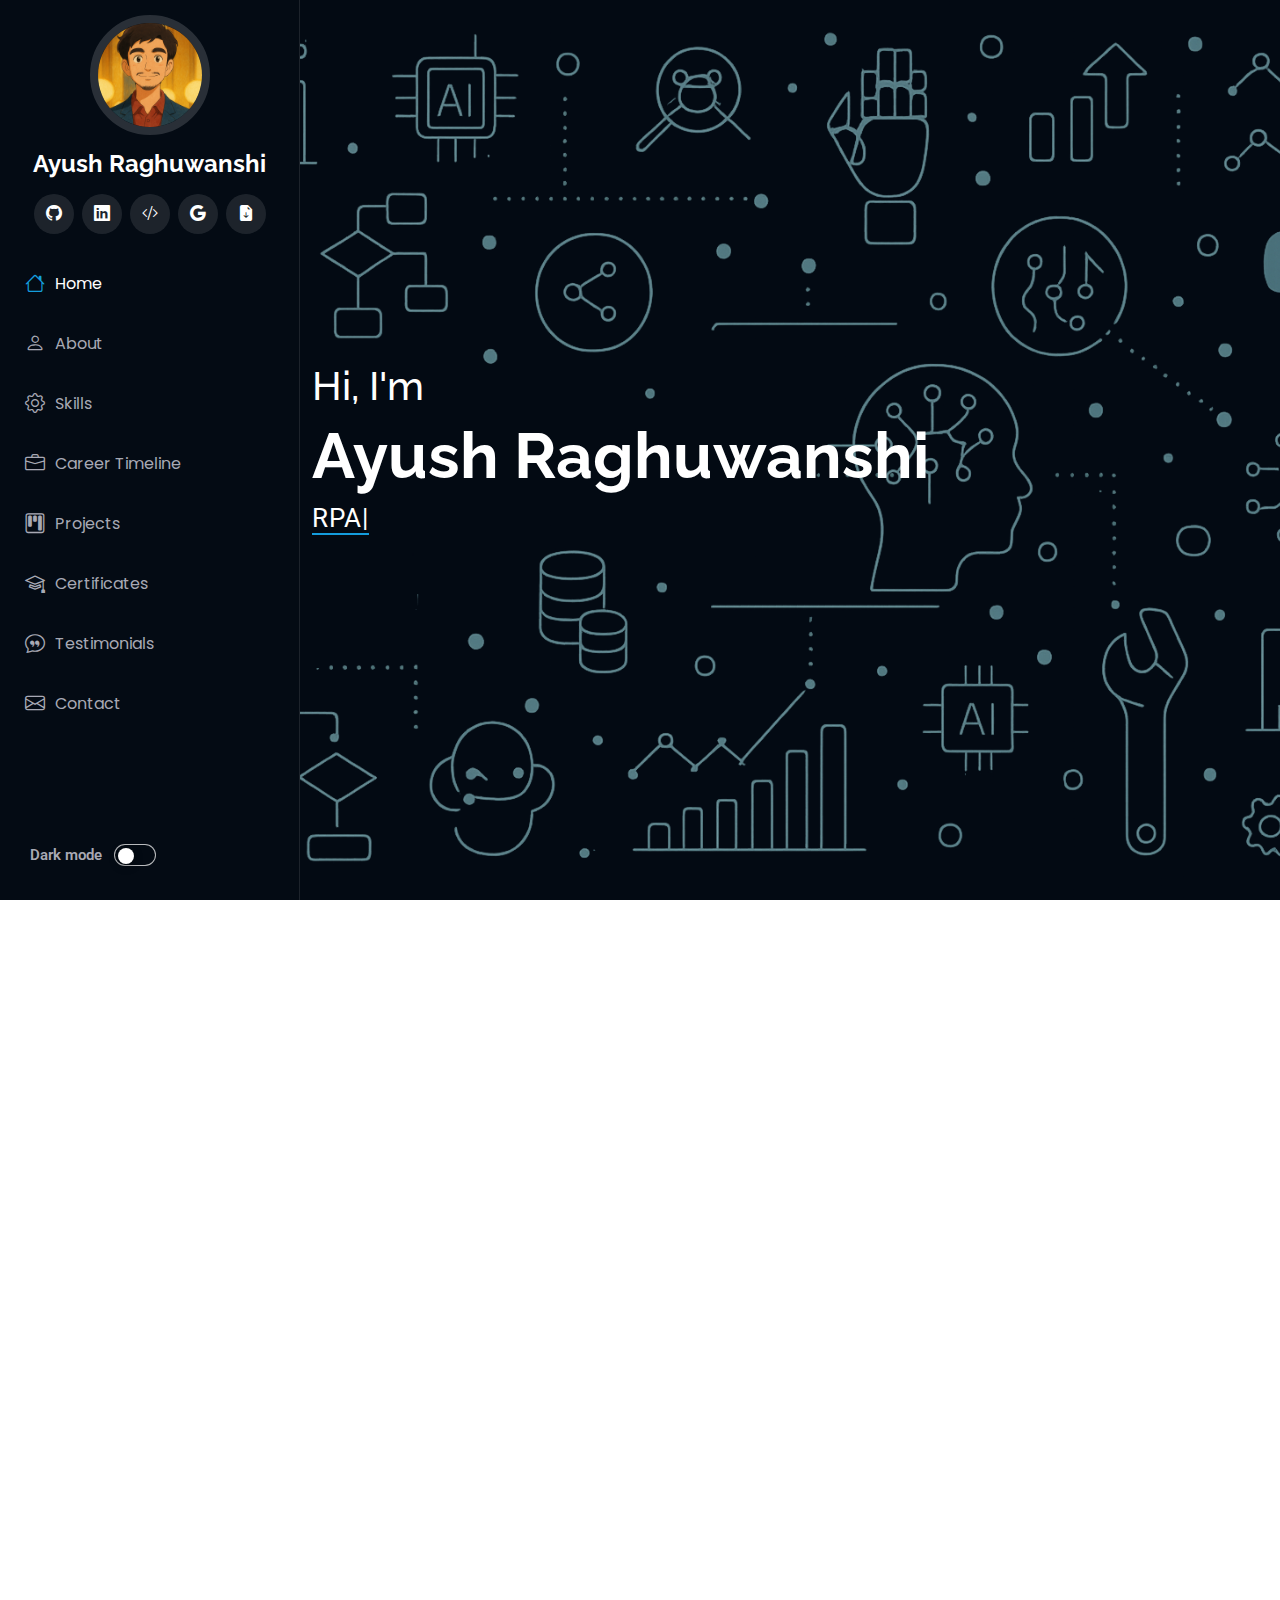
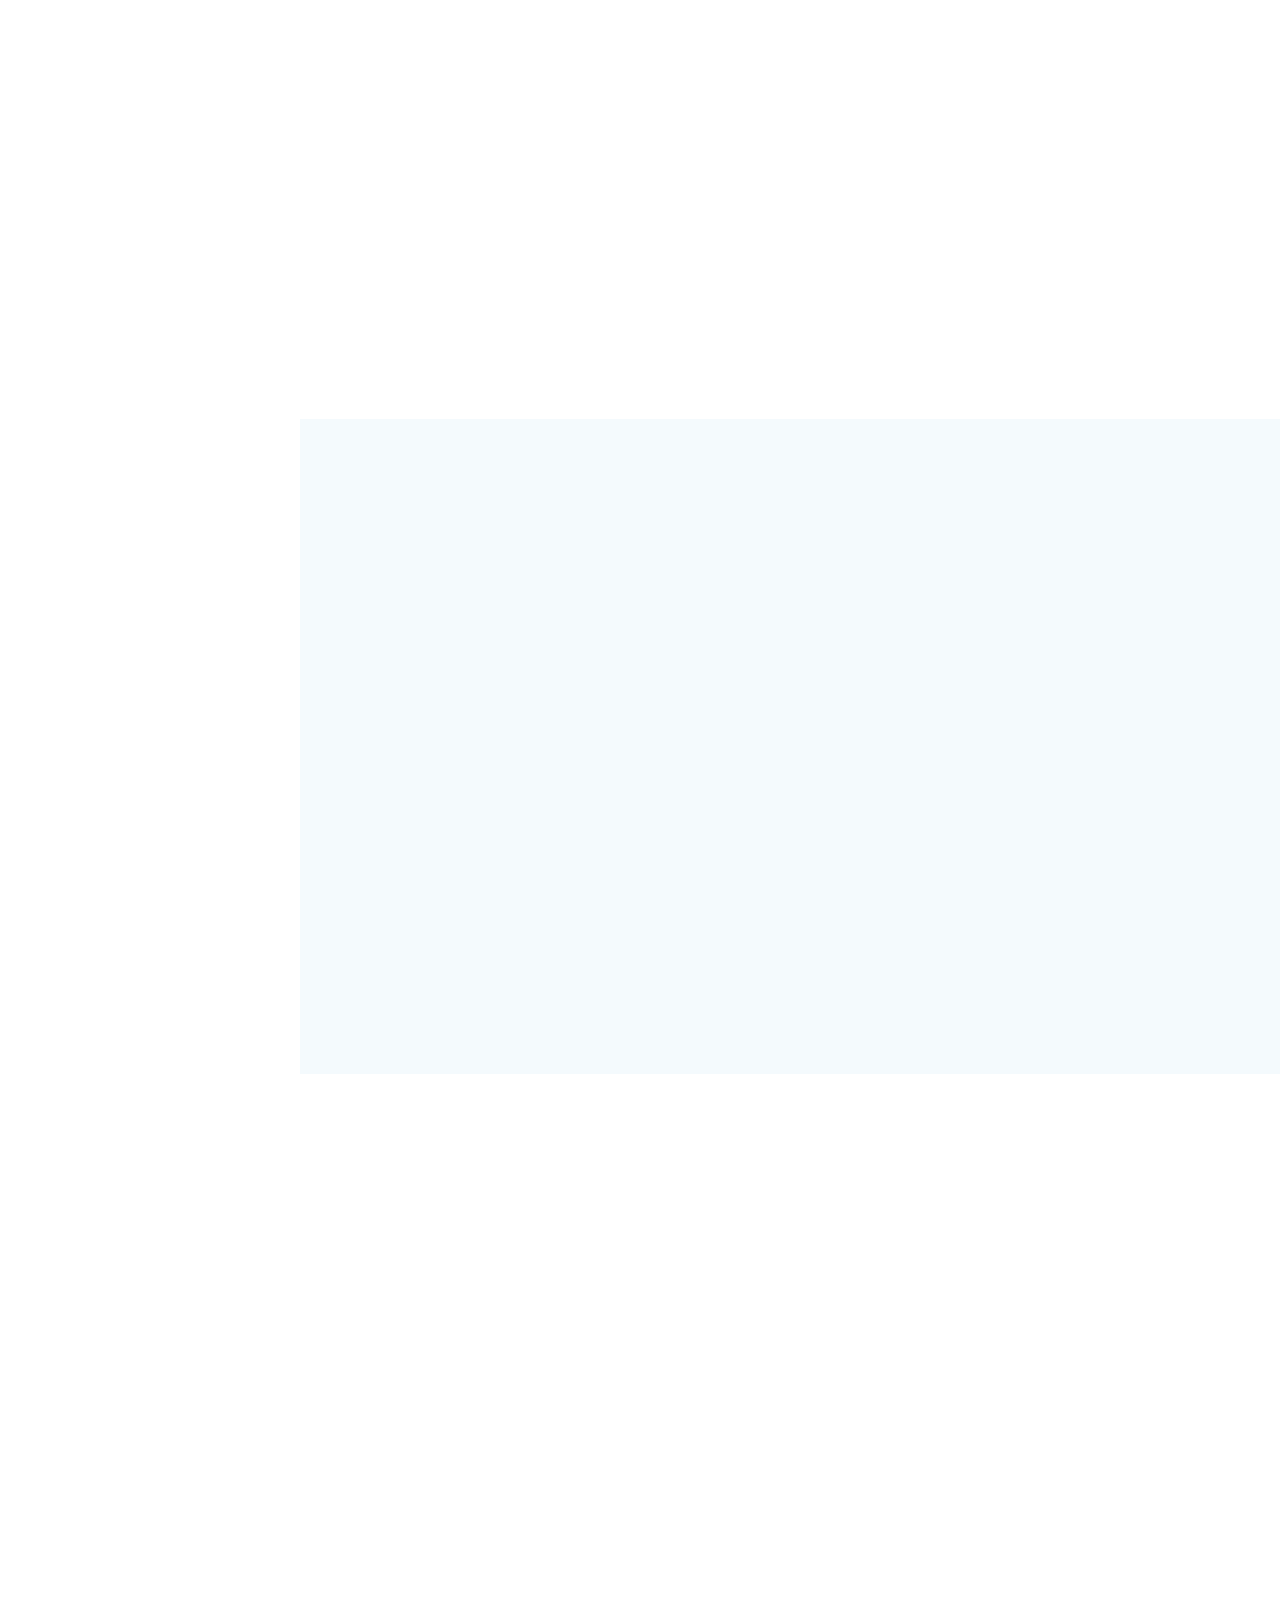
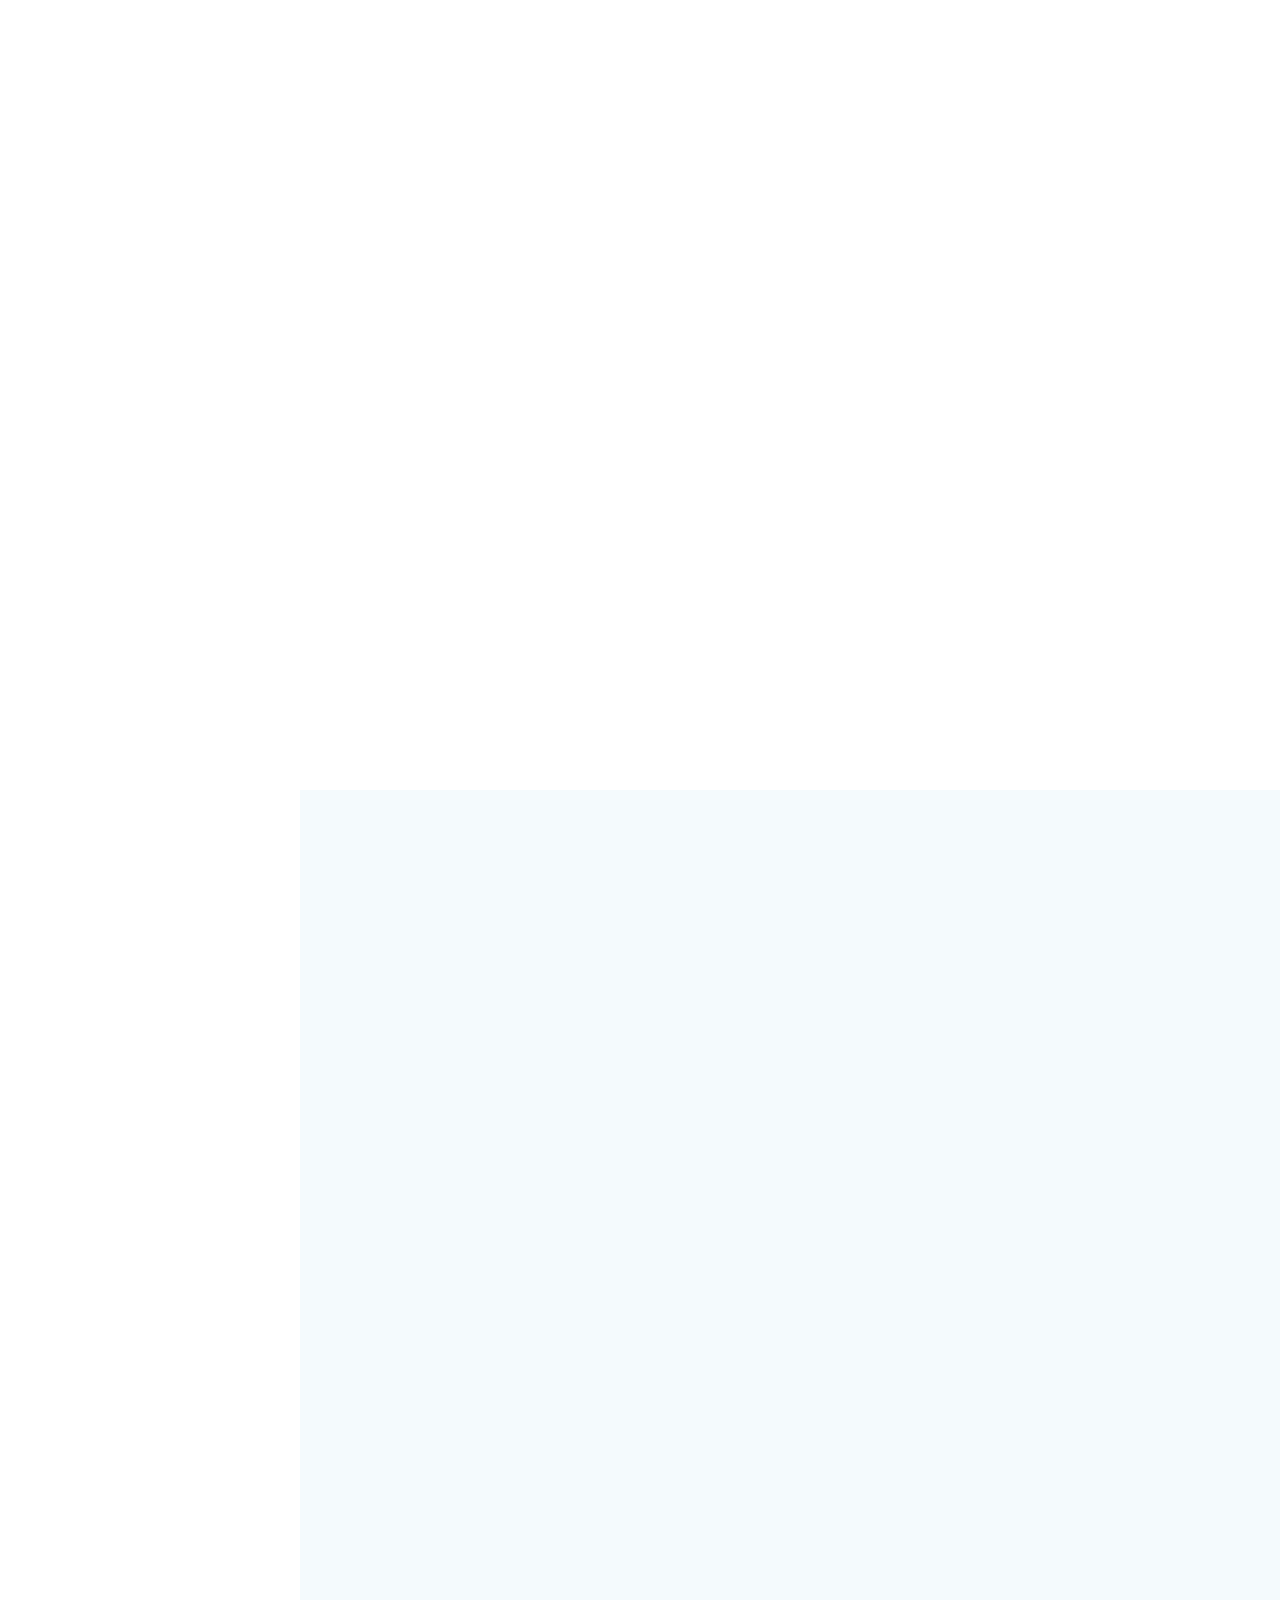
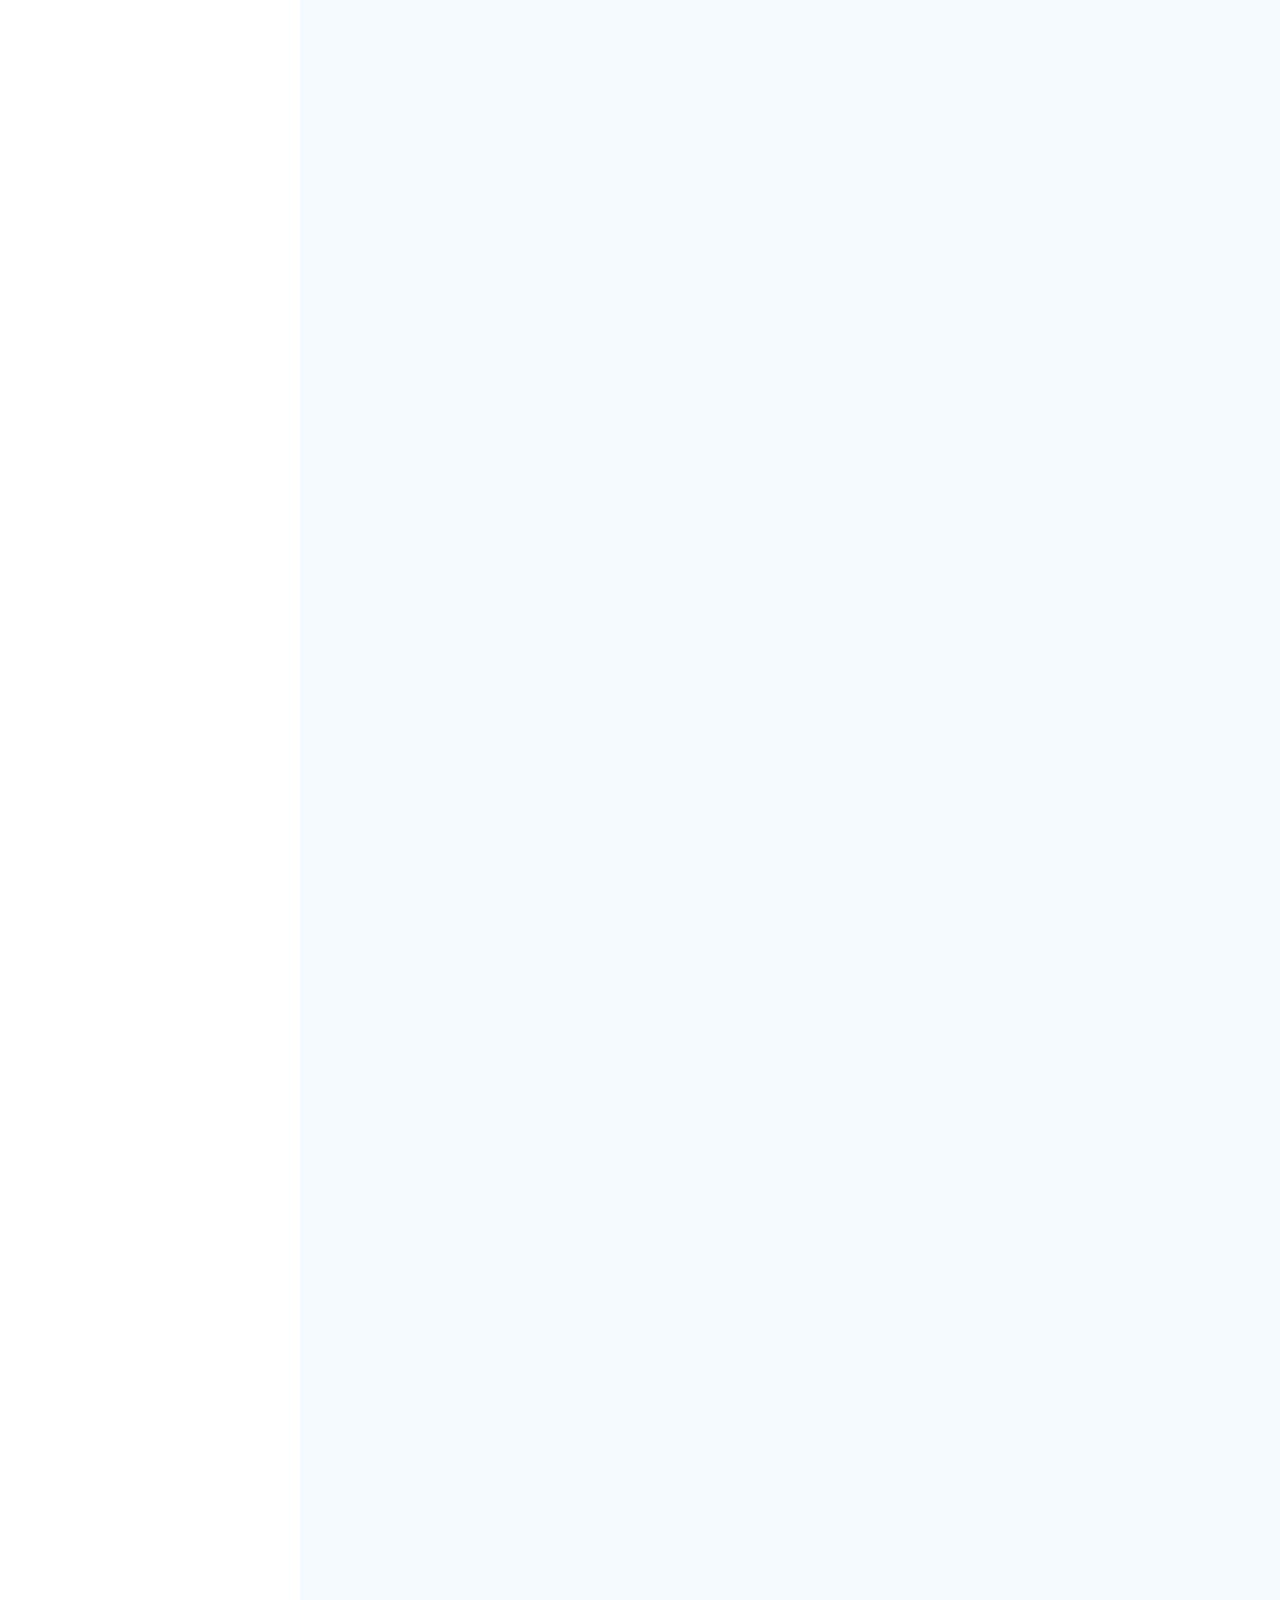
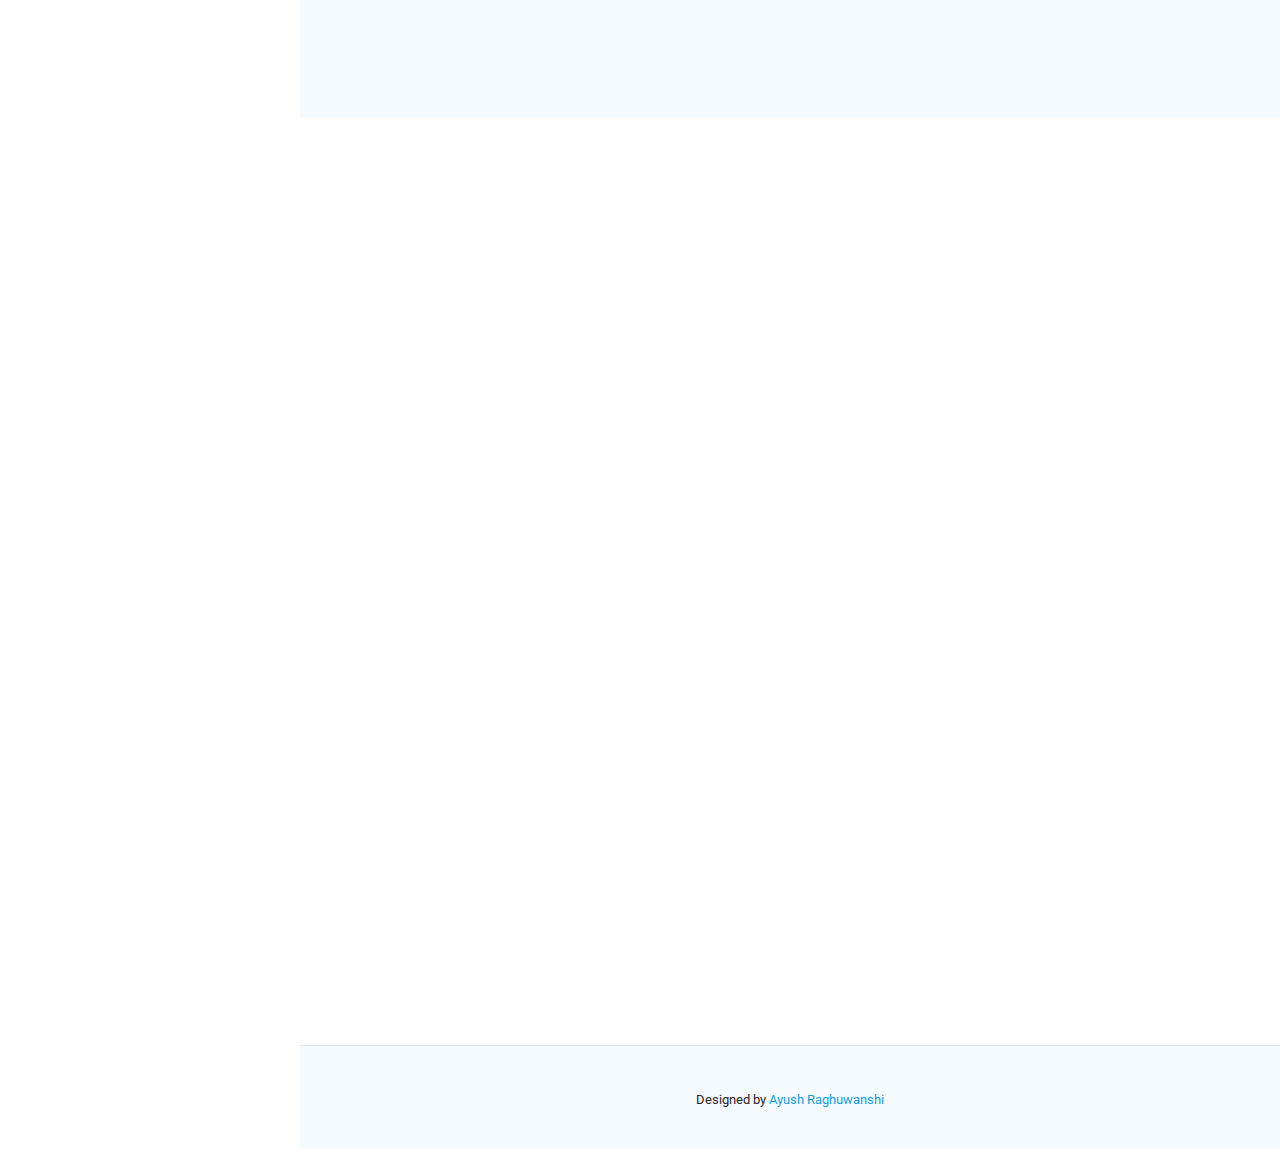
<file: index.html>
<!DOCTYPE html>
<html lang="en">
  <head>
    <meta charset="utf-8" />
    <meta content="width=device-width, initial-scale=1.0" name="viewport" />
    <title>Ayush Raghuwanshi</title>
    <meta content="" name="description" />
    <meta content="" name="keywords" />

    <!-- Favicons -->
    <link href="assets/img/favicon.png" rel="icon" />
    <link href="assets/img/apple-touch-icon.png" rel="apple-touch-icon" />

    <!-- Fonts -->
    <link href="https://fonts.googleapis.com" rel="preconnect" />
    <link href="https://fonts.gstatic.com" rel="preconnect" crossorigin />
    <link
      href="https://fonts.googleapis.com/css2?family=Roboto:ital,wght@0,100;0,300;0,400;0,500;0,700;0,900;1,100;1,300;1,400;1,500;1,700;1,900&family=Poppins:ital,wght@0,100;0,200;0,300;0,400;0,500;0,600;0,700;0,800;0,900;1,100;1,200;1,300;1,400;1,500;1,600;1,700;1,800;1,900&family=Raleway:ital,wght@0,100;0,200;0,300;0,400;0,500;0,600;0,700;0,800;0,900;1,100;1,200;1,300;1,400;1,500;1,600;1,700;1,800;1,900&display=swap"
      rel="stylesheet"
    />

    <!-- Vendor CSS Files -->
    <link href="assets/libs/bootstrap/css/bootstrap.min.css" rel="stylesheet" />
    <link href="assets/libs/bootstrap-icons/bootstrap-icons.css" rel="stylesheet" />
    <link href="assets/libs/aos/aos.css" rel="stylesheet" />
    <link href="assets/libs/glightbox/css/glightbox.min.css" rel="stylesheet" />
    <link href="assets/libs/swiper/swiper-bundle.min.css" rel="stylesheet" />

    <!-- Main CSS File -->
    <link href="assets/css/main.css" rel="stylesheet" />

    <!-- =======================================================
  * Updated: Dec 04 2025
  ======================================================== -->
  </head>

  <body class="index-page">
    <header id="header" class="header dark-background d-flex flex-column">
      <i class="header-toggle d-xl-none bi bi-list"></i>

      <div class="profile-img">
        <img src="assets/img/my-profile-img.jpg" alt="" class="img-fluid rounded-circle" />
      </div>

      <a href="index.html" class="logo d-flex align-items-center justify-content-center">
        <h1 class="sitename">Ayush Raghuwanshi</h1>
      </a>

      <div class="social-links text-center">
        <a href="https://github.com/iamayuu?tab=repositories" class="github" target="_blank" rel="noopener noreferrer" title="Visit my GitHub"
          ><i class="bi bi-github"></i
        ></a>
        <a href="https://www.linkedin.com/in/ayush-raghuwanshi1/" class="linkedin" target="_blank" rel="noopener noreferrer" title="Connect with me on LinkedIn"
          ><i class="bi bi-linkedin"></i
        ></a>
        <a href="https://leetcode.com/u/ayushraghuwanshi1/" class="leetcode" target="_blank" rel="noopener noreferrer" title="Open Leetcode profile"
          ><i class="bi bi-code-slash"></i
        ></a>
        <a
          href="https://www.skills.google/public_profiles/d67f2a6f-859b-44ed-b3b4-35bcb3239c0e"
          class="resume"
          target="_blank"
          rel="noopener noreferrer"
          title="Visit Google Cloud Skill Profile"
          ><i class="bi bi-google"></i
        ></a>
        <a
          href="https://drive.google.com/file/d/11t7AD0i5k7hZK_JecgBwFr2R308eF2iH/view?usp=sharing"
          class="resume"
          target="_blank"
          rel="noopener noreferrer"
          title="Download my Resume"
          ><i class="bi bi-file-earmark-arrow-down-fill"></i
        ></a>
      </div>

      <nav id="navmenu" class="navmenu">
        <ul>
          <li>
            <a href="#hero" class="active"><i class="bi bi-house navicon"></i>Home</a>
          </li>
          <li>
            <a href="#about"><i class="bi bi-person navicon"></i> About</a>
          </li>
          <li>
            <a href="#skills"><i class="bi bi-gear navicon"></i> Skills</a>
          </li>
          <li>
            <a href="#resume"><i class="bi bi-briefcase navicon"></i> Career Timeline</a>
          </li>
          <li>
            <a href="#projects"><i class="bi bi-kanban navicon"></i> Projects</a>
          </li>
          <li>
            <a href="#Certificates"><i class="bi bi-mortarboard navicon"></i> Certificates</a>
          </li>
          <li>
            <a href="#testimonials"><i class="bi bi-chat-quote navicon"></i> Testimonials</a>
          </li>
          <li>
            <a href="#contact"><i class="bi bi-envelope navicon"></i> Contact</a>
          </li>
        </ul>
      </nav>

      <!-- Dark mode toggle -->
      <div id="theme-toggle-wrapper" class="theme-toggle-wrapper" aria-hidden="false">
        <div class="theme-toggle-inner">
          <span class="theme-toggle-label">Dark mode</span>
          <button id="theme-toggle" class="theme-switch" role="switch" aria-checked="false" aria-label="Toggle dark mode">
            <span class="switch-track" aria-hidden="true">
              <span class="switch-thumb" aria-hidden="true"></span>
            </span>
          </button>
        </div>
      </div>
    </header>

    <main class="main">
      <!-- Hero Section -->
      <section id="hero" class="hero section dark-background">
        <img src="assets/img/hero-bg.jpg" alt="" data-aos="fade-in" class="" />

        <div class="container" data-aos="fade-up" data-aos-delay="100">
          <h1>Hi, I'm</h1>
          <h2>Ayush Raghuwanshi</h2>
          <p>
            <span class="typed" data-typed-items=" RPA Developer, Aspiring AI/ML Engineer, Traveller">Designer</span
            ><span class="typed-cursor typed-cursor--blink" aria-hidden="true"></span><span class="typed-cursor typed-cursor--blink" aria-hidden="true"></span>
          </p>
        </div>
      </section>
      <!-- /Hero Section -->

      <!-- About Section -->
      <section id="about" class="about section">
        <!-- Section Title -->
        <div class="container section-title" data-aos="fade-up">
          <h2>About</h2>
          <p>
            I'm a software engineer passionate about building intelligent systems. My journey spans RPA, Dotnet and DSA and I’m now focused on AI/ML, data-driven
            solutions, and scalable system design. I enjoy solving real-world problems with clean, efficient code while continuously learning and pushing my technical
            limits.
          </p>
        </div>
        <!-- End Section Title -->

        <div class="container" data-aos="fade-up" data-aos-delay="100">
          <div class="row gy-4 justify-content-center">
            <div class="col-lg-4">
              <img src="assets/img/my-profile-img-about.jpg" class="img-fluid" alt="" />
            </div>
            <div class="col-lg-8 content">
              <h2>RPA Developer &amp; AI/ML Engineer</h2>
              <p class="fst-italic py-3">My Basic Info</p>
              <div class="row">
                <div class="col-lg-6">
                  <ul>
                    <li>
                      <i class="bi bi-chevron-right"></i>
                      <strong>Birthday:</strong> <span>14 October 2000</span>
                    </li>
                    <li>
                      <i class="bi bi-chevron-right"></i>
                      <strong>Graduation:</strong>
                      <span>B.Tech. in EEE from VNIT</span>
                    </li>
                    <li>
                      <i class="bi bi-chevron-right"></i>
                      <strong>Email:</strong>
                      <span>ayushraghuwanshi54321@gmail.com</span>
                    </li>
                    <li>
                      <i class="bi bi-chevron-right"></i>
                      <strong>Website:</strong> <span>www.example.com</span
                      ><a href="https://www.google.com/" target="_blank" rel="noopener noreferrer" style="margin-left: 6px"
                        ><i class="bi bi-box-arrow-up-right" style="position: relative; top: -1px"></i
                      ></a>
                    </li>
                    <li>
                      <i class="bi bi-chevron-right"></i>
                      <strong>Working At:</strong> <span>EXL Services</span>
                    </li>
                  </ul>
                </div>
                <div class="col-lg-6">
                  <ul>
                    <li>
                      <i class="bi bi-chevron-right"></i> <strong>Age:</strong>
                      <span>25</span>
                    </li>
                    <li style="margin-top: 151px">
                      <i class="bi bi-chevron-right"></i>
                      <strong>Role:</strong>
                      <span>Senior Executive - Developer</span>
                    </li>
                  </ul>
                </div>
              </div>
              <p class="py-3">
                Looking for challenging opportunities in AI/ML and software engineering where I can apply my expertise in automation, data-driven solutions, and scalable
                systems to solve real-world problems, while continuously advancing my skills in emerging technologies.
              </p>
            </div>
          </div>
        </div>
      </section>
      <!-- /About Section -->

      <!-- Stats Section -->
      <section id="stats" class="stats section">
        <div class="container" data-aos="fade-up" data-aos-delay="100">
          <div class="row gy-4">
            <div class="col-lg-3 col-md-6">
              <div class="stats-item">
                <i class="bi bi-hourglass-split"></i>
                <span data-purecounter-start="0" data-purecounter-end="2.5" data-purecounter-duration="1" class="purecounter"></span>
                <p>
                  <strong>Years Experience</strong>
                  <span>in software development</span>
                </p>
              </div>
            </div>
            <!-- End Stats Item -->
            <div class="col-lg-3 col-md-6">
              <div class="stats-item">
                <i class="bi bi-people-fill"></i>
                <span data-purecounter-start="0" data-purecounter-end="3" data-purecounter-duration="1" class="purecounter"></span>
                <p>
                  <strong>Clients Served</strong>
                  <span>delivering automation solutions</span>
                </p>
              </div>
            </div>
            <!-- End Stats Item -->

            <div class="col-lg-3 col-md-6">
              <div class="stats-item">
                <i class="bi bi-layers-fill"></i>
                <span data-purecounter-start="0" data-purecounter-end="5" data-purecounter-duration="2" class="purecounter"></span>
                <p>
                  <strong>Projects Delivered</strong>
                  <span>RPA, and AI-assisted solutions</span>
                </p>
              </div>
            </div>
            <!-- End Stats Item -->

            <div class="col-lg-3 col-md-6">
              <div class="stats-item">
                <i class="bi bi-award-fill"></i>
                <span data-purecounter-start="0" data-purecounter-end="4" data-purecounter-duration="3" class="purecounter"></span>
                <p>
                  <strong>Professional Certifications</strong>
                  <span>earned across different domains</span>
                </p>
              </div>
            </div>
            <!-- End Stats Item -->
          </div>
        </div>
      </section>
      <!-- /Stats Section -->

      <!-- Skills Section -->
      <section id="skills" class="skills section light-background">
        <div class="container section-title" data-aos="fade-up">
          <h2>Skills</h2>
          <p>Skilled in designing intelligent systems with practical experience in automation, backend engineering, and applied ML.</p>
        </div>

        <div class="container" data-aos="fade-up" data-aos-delay="100">
          <div class="row">
            <!-- Left column: main skills with progress bars -->
            <div class="col-lg-6">
              <div class="skill-item mb-4">
                <div class="d-flex justify-content-between align-items-center">
                  <div><strong>Python</strong></div>
                  <div><small aria-hidden="true">80%</small></div>
                </div>
                <div class="progress" style="height: 10px">
                  <div
                    class="progress-bar"
                    role="progressbar"
                    aria-valuenow="0"
                    aria-valuemin="0"
                    aria-valuemax="100"
                    data-skill-value="80"
                    style="width: 0%; transition: width 5s ease"
                  ></div>
                </div>
                <div class="small mt-1 text-muted">Programming, Data processing, Automation, Backend APIs</div>
              </div>

              <div class="skill-item mb-4">
                <div class="d-flex justify-content-between align-items-center">
                  <div><strong>Machine Learning</strong></div>
                  <div><small aria-hidden="true">75%</small></div>
                </div>
                <div class="progress" style="height: 10px">
                  <div
                    class="progress-bar"
                    role="progressbar"
                    aria-valuenow="0"
                    aria-valuemin="0"
                    aria-valuemax="100"
                    data-skill-value="75"
                    style="width: 0%; transition: width 5s ease"
                  ></div>
                </div>
                <div class="small mt-1 text-muted">Supervised models, feature engineering, model evaluation</div>
              </div>

              <div class="skill-item mb-4">
                <div class="d-flex justify-content-between align-items-center">
                  <div><strong>Data Structures & Algorithms</strong></div>
                  <div><small aria-hidden="true">65%</small></div>
                </div>
                <div class="progress" style="height: 10px">
                  <div
                    class="progress-bar"
                    role="progressbar"
                    aria-valuenow="0"
                    aria-valuemin="0"
                    aria-valuemax="100"
                    data-skill-value="65"
                    style="width: 0%; transition: width 5s ease"
                  ></div>
                </div>
                <div class="small mt-1 text-muted">Problem solving, complexity analysis</div>
              </div>

              <div class="skill-item mb-4">
                <div class="d-flex justify-content-between align-items-center">
                  <div><strong>Problem Solving & Debugging</strong></div>
                  <div><small aria-hidden="true">90%</small></div>
                </div>
                <div class="progress" style="height: 10px">
                  <div
                    class="progress-bar"
                    role="progressbar"
                    aria-valuenow="0"
                    aria-valuemin="0"
                    aria-valuemax="100"
                    data-skill-value="90"
                    style="width: 0%; transition: width 5s ease"
                  ></div>
                </div>
                <div class="small mt-1 text-muted">Complex issue isolation, Code Review, Fixes, RCA</div>
              </div>
            </div>

            <!-- Right column: supporting skills and tech chips -->
            <div class="col-lg-6">
              <div class="skill-item mb-4">
                <div class="d-flex justify-content-between align-items-center">
                  <div><strong>C# for Automation</strong></div>
                  <div><small aria-hidden="true">75%</small></div>
                </div>
                <div class="progress" style="height: 10px">
                  <div
                    class="progress-bar"
                    role="progressbar"
                    aria-valuenow="0"
                    aria-valuemin="0"
                    aria-valuemax="100"
                    data-skill-value="75"
                    style="width: 0%; transition: width 5s ease"
                  ></div>
                </div>
                <div class="small mt-1 text-muted">RPA development, Custom components, API integrations, JavaScript</div>
              </div>

              <div class="skill-item mb-4">
                <div class="d-flex justify-content-between align-items-center">
                  <div><strong>Google Cloud (Foundations)</strong></div>
                  <div><small aria-hidden="true">60%</small></div>
                </div>
                <div class="progress" style="height: 10px">
                  <div
                    class="progress-bar"
                    role="progressbar"
                    aria-valuenow="0"
                    aria-valuemin="0"
                    aria-valuemax="100"
                    data-skill-value="60"
                    style="width: 0%; transition: width 5s ease"
                  ></div>
                </div>
                <div class="small mt-1 text-muted">IAM, compute, storage, workflows</div>
              </div>

              <div class="skill-item mb-3">
                <div class="d-flex justify-content-between align-items-center">
                  <div><strong>RPA & Automation Tools</strong></div>
                  <div><small aria-hidden="true">85%</small></div>
                </div>
                <div class="progress" style="height: 10px">
                  <div
                    class="progress-bar"
                    role="progressbar"
                    aria-valuenow="0"
                    aria-valuemin="0"
                    aria-valuemax="100"
                    data-skill-value="85"
                    style="width: 0%; transition: width 5s ease"
                  ></div>
                </div>
                <div class="small mt-1 text-muted">AA360, Bots development, Process engineering, Selenium</div>
              </div>

              <!-- Tech chips -->
              <div class="mt-4">
                <div class="mb-2"><strong>Tools & Frameworks</strong></div>
                <div class="d-flex flex-wrap gap-2 tech-chips">
                  <span class="badge bg-light text-dark border">NumPy</span>
                  <span class="badge bg-light text-dark border">Pandas</span>
                  <span class="badge bg-light text-dark border">scikit-learn</span>
                  <span class="badge bg-light text-dark border">TensorFlow</span>
                  <span class="badge bg-light text-dark border">PyTorch</span>
                  <span class="badge bg-light text-dark border">Docker</span>
                  <span class="badge bg-light text-dark border">Git</span>
                  <span class="badge bg-light text-dark border">Automation Anywwhere</span>
                  <span class="badge bg-light text-dark border">Selenium</span>
                </div>
              </div>
            </div>
          </div>
        </div>
      </section>
      <!-- /Skills Section -->

      <!-- Resume Section -->
      <!-- ======= Career Timeline ======= -->
      <section id="resume" class="resume section">
        <div class="container">
          <div class="section-title" data-aos="fade-up">
            <h2>Career Timeline</h2>
            <p>From school to my current role, a concise summary of education and experience.</p>
          </div>

          <div class="row">
            <!-- Left column: Education -->
            <div class="col-lg-6" data-aos="fade-up" data-aos-delay="100">
              <h3 class="resume-title">Education</h3>

              <div class="resume-item">
                <h4>Visvesvaraya National Institute of Technology, Nagpur</h4>
                <h5>July 2019 - May 2023</h5>
                <p>
                  <em>Bachelor of Technology in Electrical and Electronics Engineering</em>
                </p>
                <ul>
                  <li>CGPA: 7.34</li>
                  <li>At VNIT Nagpur I focused on applied electronics, signal processing, and embedded systems.</li>
                  <li>
                    I completed course project involving circuit simulation & control systems, and an introductory machine learning project that sparked my interest in
                    data-driven solutions.
                  </li>
                </ul>
              </div>

              <div class="resume-item">
                <h4>Vidya Bhumi Public School, Chhindwara</h4>
                <h5>June 2016 - May 2018</h5>
                <p><em>Higher Secondary Certificate (HSC)</em></p>
                <ul>
                  <li>Percentage: 87.8%</li>
                  <li>Strong foundation in mathematics and physics with active participation in science, reasoning and sports activities.</li>
                  <li>Solid grounding that sparked interest in engineering coursework.</li>
                </ul>
              </div>
            </div>

            <!-- Right column: Experience -->
            <div class="col-lg-6" data-aos="fade-up" data-aos-delay="200">
              <h3 class="resume-title">Experience</h3>

              <div class="resume-item">
                <h4>EXL Services - Senior Executive - Developer</h4>
                <h5>September 2023 - Present</h5>
                <p>
                  <em>Automation, RPA, and engineering of reliable processes.</em>
                </p>
                <ul>
                  <li>Lead development of RPA bots and automation scripts using industry tools and custom c# components.</li>
                  <li>Design and implement API integrations and token based authentication for automated workflows.</li>
                  <li>Optimize automation for reliability and performance, including error handling and retry logic.</li>
                  <li>Serve as a primary technical contact for new client requirements and production issues.</li>
                </ul>
              </div>

              <div class="resume-item">
                <h4>
                  The Spark Foundation - Data Science Intern (Remote)
                  <a href="https://drive.google.com/file/d/1YbHOoNSIck06OLUmiqRA1vlmuNOCNHg0/view" target="_blank" rel="noopener noreferrer" title="View Certificate">
                    <i class="bi bi-box-arrow-up-right cert-icon"></i>
                  </a>
                </h4>
                <h5>September 2021 - October 2021</h5>
                <p>
                  <em>Hands on work with ML algorithms and data pipelines.</em>
                </p>
                <ul>
                  <li>Built and evaluated machine learning models for regression and classification tasks.</li>
                  <li>Processed and analyzed multi dimensional datasets with Python and Pandas.</li>
                  <li>Visualized results and tuned model hyperparameters to improve performance.</li>
                </ul>
              </div>

              <div class="resume-item">
                <h4>
                  The Climber (MyCaptain) - Marketing Intern (Remote)
                  <a href="https://drive.google.com/file/d/1O3DpyCItUNM_nrfL99LcfoLXecQdrLH5/view" target="_blank" rel="noopener noreferrer" title="View Certificate">
                    <i class="bi bi-box-arrow-up-right cert-icon"></i>
                  </a>
                </h4>

                <h5>May 2020 - August 2020</h5>
                <p>
                  <em>Outreach and conversion for the education product.</em>
                </p>
                <ul>
                  <li>Contacted prospective students and guided them through product details to convert leads.</li>
                  <li>Documented feedback and helped refine messaging to improve conversion rates.</li>
                </ul>
              </div>
            </div>
          </div>
        </div>
      </section>
      <!-- End Career Timeline -->

      <!-- Projects Section -->
      <section id="projects" class="portfolio section light-background">
        <!-- Section Title -->
        <div class="container section-title" data-aos="fade-up">
          <h2>Projects</h2>
          <p>
            A curated collection of projects that represent my journey into Machine Learning, AI and engineering. Mainly focusing on practical algorithms, intelligent
            automation, data-driven decisions, and systems built to be fast, reliable, and scalable.
          </p>
        </div>
        <!-- End Section Title -->

        <div class="container">
          <div class="isotope-layout" data-default-filter="*" data-layout="masonry" data-sort="original-order">
            <ul class="portfolio-filters isotope-filters" data-aos="fade-up" data-aos-delay="100">
              <li data-filter="*" class="filter-active">All</li>
              <li data-filter=".filter-professionalprojects">Professional Projects</li>
              <li data-filter=".filter-personalprojects">Personal Projects</li>
              <li data-filter=".filter-aiml">AI/ML</li>
              <li data-filter=".filter-rpa">RPA</li>
              <li data-filter=".filter-python">Python</li>
            </ul>
            <!-- End Portfolio Filters -->

            <!-- Projects grid - .isotope-container contents -->
            <div class="row gy-4 isotope-container" data-aos="fade-up" data-aos-delay="200">
              <!-- tsf Project -->
              <div class="col-lg-3 col-md-6 portfolio-item isotope-item filter-aiml filter-professionalprojects filter-python">
                <div class="portfolio-content h-100">
                  <img src="assets/img/Projects/tsf Project.jpg" class="img-fluid" alt="Student Score Prediction Project" />
                  <div class="portfolio-info">
                    <h4>Student Score Prediction</h4>
                    <p>Linear regression model that predicts student scores based on study hours</p>
                    <a href="portfolio-details-tsf-Project.html" title="More details" class="preview-link"><i class="bi bi-box-arrow-up-right"></i></a>
                    <a href="https://github.com/iamayuu/THE-TSF-SPARK-FOUNDATION" title="Github link" class="details-link" target="_blank" rel="noopener noreferrer"
                      ><i class="bi bi-github"></i
                    ></a>
                  </div>
                </div>
              </div>

              <!-- Astar pathfinding Project -->
              <div class="col-lg-3 col-md-6 portfolio-item isotope-item filter-personalprojects filter-python">
                <div class="portfolio-content h-100">
                  <img src="assets/img/Projects/Shortest PathA.jpg" class="img-fluid" alt="Shortest pathfinding Visualization" />
                  <div class="portfolio-info">
                    <h4>Shortest Pathfinding Visualizer</h4>
                    <p>Interactive grid-based visualizer that demonstrates the A* algorithm</p>
                    <a href="portfolio-details-pathfinding.html" title="More details" class="preview-link"><i class="bi bi-box-arrow-up-right"></i></a>
                    <a
                      href="https://github.com/iamayuu/Shortest-Path-Finding-Algorithm"
                      title="Github link"
                      class="details-link"
                      target="_blank"
                      rel="noopener noreferrer"
                      ><i class="bi bi-github"></i
                    ></a>
                  </div>
                </div>
              </div>

              <!-- Portfolio Website (this one) -->
              <div class="col-lg-3 col-md-6 portfolio-item isotope-item filter-personalprojects">
                <div class="portfolio-content h-100">
                  <img src="assets/img/Projects/website-screenshot.jpg" class="img-fluid" alt="Personal Portfolio Website" />
                  <div class="portfolio-info">
                    <h4>Personal Portfolio Website</h4>
                    <p>My personal portfolio site showcasing projects, resume, and contact</p>
                    <a href="portfolio-details-portfolio-website.html" title="More details" class="preview-link"><i class="bi bi-box-arrow-up-right"></i></a>
                    <a href="https://github.com/iamayuu/dev-portfolio-website" title="GitHub link" class="details-link" target="_blank" rel="noopener noreferrer"
                      ><i class="bi bi-github"></i
                    ></a>
                  </div>
                </div>
              </div>
              <!-- RPA Project 1 (ovoe) -->
              <div class="col-lg-3 col-md-6 portfolio-item isotope-item filter-rpa filter-professionalprojects">
                <div class="portfolio-content h-100">
                  <img src="assets/img/Projects/rpa-client1.jpg" class="img-fluid" alt="RPA Project 1" />
                  <div class="portfolio-info">
                    <h4>Automation Delivery for Client A</h4>
                    <p>Developed and led large scale RPA deliveries for multiple business processes</p>
                    <a href="portfolio-details-rpa-clientA.html" title="More details" class="preview-link"><i class="bi bi-box-arrow-up-right"></i></a>
                    <a href="#" title="GitHub link (Not Available)" class="details-link github-disabled"><i class="bi bi-github"></i></a>
                  </div>
                </div>
              </div>
              <!-- RPA Project 2 (bge)) -->
              <div class="col-lg-3 col-md-6 portfolio-item isotope-item filter-rpa filter-professionalprojects">
                <div class="portfolio-content h-100">
                  <img src="assets/img/Projects/rpa-client2.jpg" class="img-fluid" alt="RPA Project 1" />
                  <div class="portfolio-info">
                    <h4>Automation Delivery for Client B</h4>
                    <p>AI-driven automation for customer enquiries with multi-app data & letter gen</p>
                    <a href="portfolio-details-rpa-clientB.html" title="More details" class="preview-link"><i class="bi bi-box-arrow-up-right"></i></a>
                    <a href="#" title="GitHub link (Not Available)" class="details-link github-disabled"><i class="bi bi-github"></i></a>
                  </div>
                </div>
              </div>

              <!-- Cryptography-App -->
              <div class="col-lg-3 col-md-6 portfolio-item isotope-item filter-personalprojects filter-python">
                <div class="portfolio-content h-100">
                  <img src="assets/img/Projects/Cryptography App.jpg" class="img-fluid" alt="Cryptography Application" />
                  <div class="portfolio-info">
                    <h4>Cryptography Application</h4>
                    <p>Password-based message encryption and decryption using a simple Python GUI</p>
                    <a href="portfolio-details-cryptography-application.html" title="More details" class="preview-link"><i class="bi bi-box-arrow-up-right"></i></a>
                    <a href="https://github.com/iamayuu/Cryptography-App" title="GitHub link" class="details-link" target="_blank" rel="noopener noreferrer"
                      ><i class="bi bi-github"></i
                    ></a>
                  </div>
                </div>
              </div>

              <!-- RPA Project 3 (soe) -->
              <div class="col-lg-3 col-md-6 portfolio-item isotope-item filter-rpa filter-professionalprojects">
                <div class="portfolio-content h-100">
                  <img src="assets/img/Projects/rpa-client3.jpg" class="img-fluid" alt="RPA Project 1" />
                  <div class="portfolio-info">
                    <h4>Automation Delivery for Client C</h4>
                    <p>Developed and led pilot project using iBot for business process.</p>
                    <a href="portfolio-details-rpa-clientC.html" title="More details" class="preview-link project-details-disabled"
                      ><i class="bi bi-box-arrow-up-right"></i
                    ></a>
                    <a href="#" title="GitHub link (Not Available)" class="details-link github-disabled"><i class="bi bi-github"></i></a>
                  </div>
                </div>
              </div>
            </div>
            <!-- End .isotope-container -->
            <!-- End Portfolio Container -->
          </div>
        </div>
      </section>
      <!-- /Portfolio Section -->

      <!-- Certificates Section -->
      <section id="Certificates" class="portfolio section light-background">
        <!-- Section Title -->
        <div class="container section-title" data-aos="fade-up">
          <h2>Certifications</h2>
          <p>
            Certifications earned across AI/ML, automation, cloud, and software engineering, highlighting my commitment to deepening technical expertise, applying
            industry-aligned practices, and staying current with modern tools that drive reliable, scalable system development.
          </p>
        </div>
        <!-- End Section Title -->

        <!-- certificates Filters -->
        <div class="container">
          <div class="isotope-layout" data-default-filter="*" data-layout="masonry" data-sort="original-order">
            <ul class="certificate-filters isotope-filters" data-aos="fade-up" data-aos-delay="100">
              <li data-filter="*" class="filter-active">All</li>
              <li data-filter=".filter-professionalcert">Professional Certifications</li>
              <li data-filter=".filter-coursecert">Course Certifications</li>
              <li data-filter=".filter-bootcamp">Bootcamps</li>
              <li data-filter=".filter-aiml">AI/ML</li>
              <li data-filter=".filter-rpa">RPA</li>
              <li data-filter=".filter-programming">Programming</li>
            </ul>
            <!-- End certificates Filters -->

            <!-- certificates grid - .isotope-container contents -->
            <div class="row gy-4 isotope-container" data-aos="fade-up" data-aos-delay="200">
              <!-- GCP -->
              <div class="col-lg-3 col-md-3 col-6 portfolio-item isotope-item">
                <div class="portfolio-content h-100 cert-card">
                  <img src="assets\img\Certificates\thumbnails\GCP.jpg" class="img-fluid" alt="Certification" />
                  <div class="portfolio-info">
                    <h4>Google Cloud</h4>
                    <p>Google Cloud Skills Boost Profile</p>
                    <a href="" title="View Certificate" class="preview-link preview-disabled"><i class="bi bi-eye"></i></a>
                    <a
                      href="https://www.skills.google/public_profiles/d67f2a6f-859b-44ed-b3b4-35bcb3239c0e"
                      title="Profile link"
                      class="details-link"
                      target="_blank"
                      rel="noopener noreferrer"
                      ><i class="bi bi-box-arrow-up-right"></i
                    ></a>
                  </div>
                </div>
              </div>

              <!-- certificate Oracle 1 -->
              <div class="col-lg-3 col-md-3 col-6 portfolio-item isotope-item filter-professionalcert filter-aiml">
                <div class="portfolio-content h-100 cert-card">
                  <img src="assets\img\Certificates\thumbnails\Oracle1.jpg" class="img-fluid" alt="Certification" />
                  <div class="portfolio-info">
                    <h4>Oracle University</h4>
                    <p>OCI Certified AI Foundations Associate</p>
                    <a
                      href="assets\img\Certificates\certifcates\Oracle Cloud Infrastructure 2025 Certified AI Foundations Associate.jpg"
                      title="View Certificate"
                      class="glightbox preview-link"
                      ><i class="bi bi-eye"></i
                    ></a>
                    <a
                      href="https://catalog-education.oracle.com/pls/certview/sharebadge?id=C3E30D46EEA9DF6D129A4FE76714336CA76B2DC277B8B0694B4F398A84499BFE"
                      title="Certificate link"
                      class="details-link"
                      target="_blank"
                      rel="noopener noreferrer"
                      ><i class="bi bi-link-45deg"></i
                    ></a>
                  </div>
                </div>
              </div>

              <!-- certificate Oracle2 -->
              <div class="col-lg-3 col-md-3 col-6 portfolio-item isotope-item filter-professionalcert filter-aiml">
                <div class="portfolio-content h-100 cert-card">
                  <img src="assets\img\Certificates\thumbnails\Oracle2.jpg" class="img-fluid" alt="Certification" />
                  <div class="portfolio-info">
                    <h4>Oracle University</h4>
                    <p>OCI Certified Generative AI Professional</p>
                    <a
                      href="assets\img\Certificates\certifcates\Oracle Cloud Infrastructure 2025 Certified Generative AI Professional.jpg"
                      title="View Certificate"
                      class="glightbox preview-link"
                      ><i class="bi bi-eye"></i
                    ></a>
                    <a
                      href="https://catalog-education.oracle.com/pls/certview/sharebadge?id=9D971A204897396C2323634EE3813075BF3D84084C0051ADB7AF14C45C8BDFDC"
                      title="Certificate link"
                      class="details-link"
                      target="_blank"
                      rel="noopener noreferrer"
                      ><i class="bi bi-link-45deg"></i
                    ></a>
                  </div>
                </div>
              </div>

              <!-- certificate AA1 -->
              <div class="col-lg-3 col-md-3 col-6 portfolio-item isotope-item filter-professionalcert filter-rpa">
                <div class="portfolio-content h-100 cert-card">
                  <img src="assets\img\Certificates\thumbnails\AA1.jpg" class="img-fluid" alt="Certification" />
                  <div class="portfolio-info">
                    <h4>Automation Anywhere University</h4>
                    <p>Certified Essentials Automation Professional</p>
                    <a
                      href="assets\img\Certificates\certifcates\Essentials Automation Certification - Ayush Raghuwanshi.jpg"
                      title="View Certificate"
                      class="glightbox preview-link"
                      ><i class="bi bi-eye"></i
                    ></a>
                    <a
                      href="https://certificates.automationanywhere.com/e996fc00-126d-44d2-8f76-a761ced2bd0d#acc.szi8xCGj"
                      title="Certificate link"
                      class="details-link"
                      target="_blank"
                      rel="noopener noreferrer"
                      ><i class="bi bi-link-45deg"></i
                    ></a>
                  </div>
                </div>
              </div>

              <!-- certificate AA2 -->
              <div class="col-lg-3 col-md-3 col-6 portfolio-item isotope-item filter-coursecert filter-aiml filter-rpa">
                <div class="portfolio-content h-100 cert-card">
                  <img src="assets\img\Certificates\thumbnails\AA2.jpg" class="img-fluid" alt="Certification" />
                  <div class="portfolio-info">
                    <h4>Automation Anywhere University</h4>
                    <p>Agentic Process Automation Developer Masterclass</p>
                    <a href="assets\img\Certificates\certifcates\AA_APA_nmwfdnno_1747642000738.jpg" title="View Certificate" class="glightbox preview-link"
                      ><i class="bi bi-eye"></i
                    ></a>
                    <a
                      href="https://certificates.automationanywhere.com/a6554389-5362-4a3c-8f48-21dbb86e1321#acc.cbfip5F0"
                      title="Certificate link"
                      class="details-link"
                      target="_blank"
                      rel="noopener noreferrer"
                      ><i class="bi bi-link-45deg"></i
                    ></a>
                  </div>
                </div>
              </div>

              <!-- certificate Unqork Novice -->
              <div class="col-lg-3 col-md-3 col-6 portfolio-item isotope-item filter-coursecert filter-programming">
                <div class="portfolio-content h-100 cert-card">
                  <img src="assets\img\Certificates\thumbnails\Unqork Novice.png" class="img-fluid" alt="Certification" />
                  <div class="portfolio-info">
                    <h4>Unqork Academy</h4>
                    <p>Unqork Novice Configurator</p>
                    <a href="assets\img\Certificates\certifcates\Unqork-Novice.png" title="View Certificate" class="glightbox preview-link"><i class="bi bi-eye"></i></a>
                    <a
                      href="https://www.credly.com/badges/30552877-b85a-44d8-84f4-3da3e66097c7"
                      title="Certificate link"
                      class="details-link"
                      target="_blank"
                      rel="noopener noreferrer"
                      ><i class="bi bi-link-45deg"></i
                    ></a>
                  </div>
                </div>
              </div>

              <!-- certificate Unqork Creator -->
              <div class="col-lg-3 col-md-3 col-6 portfolio-item isotope-item filter-professionalcert filter-programming">
                <div class="portfolio-content h-100 cert-card">
                  <img src="assets\img\Certificates\thumbnails\Unqork Creator.png" class="img-fluid" alt="Certification" />
                  <div class="portfolio-info">
                    <h4>Unqork Academy</h4>
                    <p>Unqork Creator Certification</p>
                    <a href="assets\img\Certificates\certifcates\Unqork-Creator.png" title="View Certificate" class="glightbox preview-link"><i class="bi bi-eye"></i></a>
                    <a
                      href="https://www.credly.com/badges/1493144c-daac-44ee-8d0b-a28f78b8a873"
                      title="Certificate link"
                      class="details-link"
                      target="_blank"
                      rel="noopener noreferrer"
                      ><i class="bi bi-link-45deg"></i
                    ></a>
                  </div>
                </div>
              </div>

              <!-- certificate GenAI LinkedIn -->
              <div class="col-lg-3 col-md-3 col-6 portfolio-item isotope-item filter-coursecert filter-aiml">
                <div class="portfolio-content h-100 cert-card">
                  <img src="assets\img\Certificates\thumbnails\LinkedIn-GenAI.jpg" class="img-fluid" alt="Certification" />
                  <div class="portfolio-info">
                    <h4>Microsoft and LinkedIn Learning</h4>
                    <p>Career Essentials in Generative AI</p>
                    <a
                      href="assets\img\Certificates\certifcates\CertificateOfCompletion_Career Essentials in Generative AI by Microsoft and LinkedIn.jpg"
                      title="View Certificate"
                      class="glightbox preview-link"
                      ><i class="bi bi-eye"></i
                    ></a>
                    <a
                      href="https://www.linkedin.com/learning/certificates/960de9c46590d860a5518292d40c4cda46e77c9f8f4b5e718d679365668f6777?trk=share_certificate"
                      title="Certificate link"
                      class="details-link"
                      target="_blank"
                      rel="noopener noreferrer"
                      ><i class="bi bi-link-45deg"></i
                    ></a>
                  </div>
                </div>
              </div>

              <!-- certificate AI LinkedIn -->
              <div class="col-lg-3 col-md-3 col-6 portfolio-item isotope-item filter-coursecert filter-aiml">
                <div class="portfolio-content h-100 cert-card">
                  <img src="assets\img\Certificates\thumbnails\LinkedIn-AI.jpg" class="img-fluid" alt="Certification" />
                  <div class="portfolio-info">
                    <h4>LinkedIn Learning</h4>
                    <p>Introduction to Artificial Intelligence</p>
                    <a
                      href="assets\img\Certificates\certifcates\CertificateOfCompletion_Introduction to Artificial Intelligence 2023.jpg"
                      title="View Certificate"
                      class="glightbox preview-link"
                      ><i class="bi bi-eye"></i
                    ></a>
                    <a
                      href="https://www.linkedin.com/learning/certificates/c6e2a70bd75fa96562deb8eb2ac280aa88acaf00c0a82ba8fd52ca8a3fac0052?trk=share_certificate"
                      title="Certificate link"
                      class="details-link"
                      target="_blank"
                      rel="noopener noreferrer"
                      ><i class="bi bi-link-45deg"></i
                    ></a>
                  </div>
                </div>
              </div>

              <!-- certificate Copilot LinkedIn -->
              <div class="col-lg-3 col-md-3 col-6 portfolio-item isotope-item filter-coursecert filter-aiml">
                <div class="portfolio-content h-100 cert-card">
                  <img src="assets\img\Certificates\thumbnails\LinkedIn-Copilot.jpg" class="img-fluid" alt="Certification" />
                  <div class="portfolio-info">
                    <h4>LinkedIn Learning</h4>
                    <p>Learning Microsoft 365 Copilot and Business Chat</p>
                    <a
                      href="assets\img\Certificates\certifcates\CertificateOfCompletion_Learning Microsoft 365 Copilot and Business Chat.jpg"
                      title="View Certificate"
                      class="glightbox preview-link"
                      ><i class="bi bi-eye"></i
                    ></a>
                    <a
                      href="https://www.linkedin.com/learning/certificates/2a2ef961d453a788067830e8e01a230049b5358ad179cd3737765abad33d15be?trk=share_certificate"
                      title="Certificate link"
                      class="details-link"
                      target="_blank"
                      rel="noopener noreferrer"
                      ><i class="bi bi-link-45deg"></i
                    ></a>
                  </div>
                </div>
              </div>

              <!-- certificate LetsUpgrade Git -->
              <div class="col-lg-3 col-md-3 col-6 portfolio-item isotope-item filter-bootcamp filter-programming">
                <div class="portfolio-content h-100 cert-card">
                  <img src="assets\img\Certificates\thumbnails\LetsUpgrade-Git.jpg" class="img-fluid" alt="Certification" />
                  <div class="portfolio-info">
                    <h4>Lets Upgrade</h4>
                    <p>Git & Github Bootcamp</p>
                    <a href="assets\img\Certificates\certifcates\LUEGGDEC124719.jpg" title="View Certificate" class="glightbox preview-link"><i class="bi bi-eye"></i></a>
                    <a
                      href="https://verify.letsupgrade.in/certificate/LUEGGDEC124719"
                      title="Certificate link"
                      class="details-link"
                      target="_blank"
                      rel="noopener noreferrer"
                      ><i class="bi bi-link-45deg"></i
                    ></a>
                  </div>
                </div>
              </div>

              <!-- certificate LetsUpgrade JavaScript -->
              <div class="col-lg-3 col-md-3 col-6 portfolio-item isotope-item filter-bootcamp filter-programming">
                <div class="portfolio-content h-100 cert-card">
                  <img src="assets\img\Certificates\thumbnails\LetsUpgrade-JavaScript.jpg" class="img-fluid" alt="Certification" />
                  <div class="portfolio-info">
                    <h4>Lets Upgrade</h4>
                    <p>JavaScript Programming Essentials Bootcamp</p>
                    <a href="assets\img\Certificates\certifcates\LUEJSAUG122246.jpg" title="View Certificate" class="glightbox preview-link"><i class="bi bi-eye"></i></a>
                    <a
                      href="https://verify.letsupgrade.in/certificate/LUEJSAUG122246"
                      title="Certificate link"
                      class="details-link"
                      target="_blank"
                      rel="noopener noreferrer"
                      ><i class="bi bi-link-45deg"></i
                    ></a>
                  </div>
                </div>
              </div>

              <!-- certificate LetsUpgrade Python -->
              <div class="col-lg-3 col-md-3 col-6 portfolio-item isotope-item filter-bootcamp filter-programming">
                <div class="portfolio-content h-100 cert-card">
                  <img src="assets\img\Certificates\thumbnails\LetsUpgrade-Python.jpg" class="img-fluid" alt="Certification" />
                  <div class="portfolio-info">
                    <h4>Lets Upgrade</h4>
                    <p>Python Programming Essentials Bootcamp</p>
                    <a href="assets\img\Certificates\certifcates\LUEPY08220112.jpg" title="View Certificate" class="glightbox preview-link"><i class="bi bi-eye"></i></a>
                    <a
                      href="https://verify.letsupgrade.in/certificate/LUEPY08220112"
                      title="Certificate link"
                      class="details-link"
                      target="_blank"
                      rel="noopener noreferrer"
                      ><i class="bi bi-link-45deg"></i
                    ></a>
                  </div>
                </div>
              </div>

              <!-- certificate LetsUpgrade ML -->
              <div class="col-lg-3 col-md-3 col-6 portfolio-item isotope-item filter-bootcamp filter-aiml">
                <div class="portfolio-content h-100 cert-card">
                  <img src="assets\img\Certificates\thumbnails\LetsUpgrade-ML.jpg" class="img-fluid" alt="Certification" />
                  <div class="portfolio-info">
                    <h4>Lets Upgrade</h4>
                    <p>Python and Machine Learning Essentials Bootcamp</p>
                    <a href="assets\img\Certificates\certifcates\LUEMLAUG122534.jpg" title="View Certificate" class="glightbox preview-link"><i class="bi bi-eye"></i></a>
                    <a
                      href="https://verify.letsupgrade.in/certificate/LUEMLAUG122534"
                      title="Certificate link"
                      class="details-link"
                      target="_blank"
                      rel="noopener noreferrer"
                      ><i class="bi bi-link-45deg"></i
                    ></a>
                  </div>
                </div>
              </div>

              <!-- certificate Great learning GenAI -->
              <div class="col-lg-3 col-md-3 col-6 portfolio-item isotope-item filter-coursecert filter-aiml">
                <div class="portfolio-content h-100 cert-card">
                  <img src="assets\img\Certificates\thumbnails\GreatLearning-GenAI.jpg" class="img-fluid" alt="Certification" />
                  <div class="portfolio-info">
                    <h4>Great Learning</h4>
                    <p>Generative AI for Beginners</p>
                    <a href="assets\img\Certificates\certifcates\GenAI for Beginners - Great Learning Academy.jpg" title="View Certificate" class="glightbox preview-link"
                      ><i class="bi bi-eye"></i
                    ></a>
                    <a
                      href="https://www.mygreatlearning.com/certificate/DUNTYQTA?referrer_code=GLBHTWZIRQH7W"
                      title="Certificate link"
                      class="details-link"
                      target="_blank"
                      rel="noopener noreferrer"
                      ><i class="bi bi-link-45deg"></i
                    ></a>
                  </div>
                </div>
              </div>
            </div>
            <!-- End .isotope-container -->
            <!-- End Portfolio Container -->
          </div>
        </div>
      </section>
      <!-- /Certificates Section -->

      <!-- Testimonials Section -->
      <section id="testimonials" class="testimonials section light-background">
        <!-- Section Title -->
        <div class="container section-title" data-aos="fade-up">
          <h2>Testimonials</h2>
          <p>Real testimonials from people I’ve worked with, reflecting the results, problem-solving mindset, and technical ownership I bring to every project.</p>
        </div>
        <!-- End Section Title -->

        <div class="container" data-aos="fade-up" data-aos-delay="100">
          <div class="swiper init-swiper">
            <script type="application/json" class="swiper-config">
              {
                "loop": true,
                "speed": 600,
                "autoplay": {
                  "delay": 5000
                },
                "slidesPerView": "auto",
                "pagination": {
                  "el": ".swiper-pagination",
                  "type": "bullets",
                  "clickable": true
                },
                "breakpoints": {
                  "320": {
                    "slidesPerView": 1,
                    "spaceBetween": 40
                  },
                  "1200": {
                    "slidesPerView": 3,
                    "spaceBetween": 1
                  }
                }
              }
            </script>
            <div class="swiper-wrapper">
              <!--testimonial item -->
              <div class="swiper-slide">
                <div class="testimonial-item">
                  <p>
                    <i class="bi bi-quote quote-icon-left"></i>
                    <span
                      >rapidly mastered new technical areas without prioer experience, became the primary resource for client requirements, and emerged as team’s one of
                      the strongest developers. His dedication, communication, and willingness to support others highlight him as a true rising star.</span
                    >
                    <i class="bi bi-quote quote-icon-right"></i>
                  </p>
                  <img src="assets/img/testimonials/testimonials-1.jpg" class="testimonial-img" alt="" />
                  <h3>Year End Review</h3>
                  <h4>2024</h4>
                </div>
              </div>
              <!-- End testimonial item -->

              <div class="swiper-slide">
                <div class="testimonial-item">
                  <p>
                    <i class="bi bi-quote quote-icon-left"></i>
                    <span
                      >consistently delivered critical fixes, troubleshot complex API issues, and supported the team in stabilizing the client environment. His technical
                      ownership, communication, and dedication made a clear impact and earned him well-deserved recognition.</span
                    >
                    <i class="bi bi-quote quote-icon-right"></i>
                  </p>
                  <img src="assets/img/testimonials/testimonials-2.jpg" class="testimonial-img" alt="" />
                  <h3>Wall of Appreciation</h3>
                  <h4>EXL Services</h4>
                </div>
              </div>
              <!-- End testimonial item -->

              <div class="swiper-slide">
                <div class="testimonial-item">
                  <p>
                    <i class="bi bi-quote quote-icon-left"></i>
                    <span
                      >demonstrated real discipline, capability, and consistent accuracy throughout the trial. His responsiveness, and problem-solving approach helped
                      maintain momentum in a complex operational area and contributed directly to the strong results delivered to us.</span
                    >
                    <i class="bi bi-quote quote-icon-right"></i>
                  </p>
                  <img src="assets/img/testimonials/testimonials-3.jpg" class="testimonial-img" alt="" />
                  <h3>Project Head</h3>
                  <h4>Client C</h4>
                </div>
              </div>
              <!-- End testimonial item -->

              <div class="swiper-slide">
                <div class="testimonial-item">
                  <p>
                    <i class="bi bi-quote quote-icon-left"></i>
                    <span
                      >made a standout contribution during a major automation rollout, mastering the new tool (AA360) in such limited time and delivering with complete
                      accuracy. His adaptability, fast learning, and reliable execution were key to the project's successful implementation delivered ahead of
                      schedule.</span
                    >
                    <i class="bi bi-quote quote-icon-right"></i>
                  </p>
                  <img src="assets/img/testimonials/testimonials-4.jpg" class="testimonial-img" alt="" />
                  <h3>Project Manager</h3>
                  <h4>Transformations Team</h4>
                </div>
              </div>
              <!-- End testimonial item -->
            </div>
            <div class="swiper-pagination"></div>
          </div>
        </div>
      </section>
      <!-- /Testimonials Section -->

      <!-- Contact Section -->
      <section id="contact" class="contact section">
        <!-- Section Title -->
        <div class="container section-title" data-aos="fade-up">
          <h2>Contact</h2>
          <p>If you’d like to get in touch, I’d be glad to hear from you. You’re always welcome to reach out with questions, ideas, or just to say hi.</p>
        </div>
        <!-- End Section Title -->

        <div class="container" data-aos="fade-up" data-aos-delay="100">
          <div class="row gy-4">
            <div class="col-lg-5">
              <div class="info-wrap">
                <div class="info-item d-flex" data-aos="fade-up" data-aos-delay="200">
                  <a href="https://maps.app.goo.gl/642K6YHE6FXTKtf38" target="_blank" rel="noopener noreferrer">
                    <i class="bi bi-geo-alt flex-shrink-0"></i>
                  </a>
                  <div>
                    <h3>Address</h3>
                    <p>Mayur Vihar Phase-1, Delhi, India - 110091</p>
                  </div>
                </div>
                <!-- End Info Item -->

                <div class="info-item d-flex" data-aos="fade-up" data-aos-delay="300">
                  <a href="tel:+919589664384">
                    <i class="bi bi-telephone flex-shrink-0"></i>
                  </a>
                  <div>
                    <h3>Contact Number</h3>
                    <p>+91 9589-664-384</p>
                  </div>
                </div>
                <!-- End Info Item -->

                <div class="info-item d-flex" data-aos="fade-up" data-aos-delay="400">
                  <a href="mailto:ayushraghuwanshi54321@gmail.com">
                    <i class="bi bi-envelope flex-shrink-0"></i>
                  </a>
                  <div>
                    <h3>Email</h3>
                    <p class="email-line">
                      <span id="email-text">ayushraghuwanshi54321@gmail.com</span>
                      <!-- accessible inline button for copy (two-overlapping-squares icon) -->
                      <button type="button" class="copy-btn" title="Copy email" aria-label="Copy email">
                        <svg
                          class="icon icon-copy"
                          viewBox="0 0 24 24"
                          width="18"
                          height="18"
                          fill="none"
                          stroke="currentColor"
                          stroke-width="1.6"
                          stroke-linecap="round"
                          stroke-linejoin="round"
                          xmlns="http://www.w3.org/2000/svg"
                          aria-hidden="true"
                          focusable="false"
                        >
                          <rect x="7.2" y="4.2" width="10.8" height="14.8" rx="1.6"></rect>
                          <rect x="4.2" y="7.2" width="10.8" height="14.8" rx="1.6"></rect>
                        </svg>
                      </button>
                    </p>
                  </div>
                </div>
                <!-- End Info Item -->

                <iframe
                  src="https://www.google.com/maps?q=28.607120726643675,77.29509543586657&z=13&output=embed"
                  style="border: 0; width: 100%; height: 270px"
                  allowfullscreen=""
                  loading="lazy"
                  referrerpolicy="no-referrer-when-downgrade"
                ></iframe>
                <div style="margin-top: 10px">
                  <a
                    href="https://maps.app.goo.gl/642K6YHE6FXTKtf38"
                    target="_blank"
                    rel="noopener noreferrer"
                    class="btn btn-primary btn-sm d-inline-block d-sm-inline-block d-block d-sm-inline-block w-100 w-sm-auto"
                    >Open in Google Maps</a
                  >
                </div>
              </div>
            </div>

            <div class="col-lg-7">
              <form id="contact-form" method="POST">
                <input type="hidden" id="formspree-url" value="https://formspree.io/f/xvgerjaz" />
                <p class="contact-subtext">I’m open to new opportunities or projects. If you have anything specific, just use the form below to reach out.</p>
                <div class="row gy-4">
                  <div class="col-md-6">
                    <label for="name-field" class="pb-2">Your Name</label>
                    <input type="text" name="name" id="name-field" class="form-control" required="" />
                  </div>

                  <div class="col-md-6">
                    <label for="email-field" class="pb-2">Your Email</label>
                    <input type="email" class="form-control" name="email" id="email-field" required="" />
                  </div>

                  <div class="col-md-12">
                    <label for="subject-field" class="pb-2">Subject</label>
                    <input type="text" class="form-control" name="subject" id="subject-field" required="" />
                  </div>

                  <div class="col-md-12">
                    <label for="message-field" class="pb-2">Message</label>
                    <textarea class="form-control" name="message" rows="10" id="message-field" required=""></textarea>
                  </div>

                  <div class="col-md-12 text-center">
                    <div class="loading" style="display: none">Sending...</div>
                    <div class="sent-message" style="display: none; color: #28a745">Your message has been sent! Thank You.</div>
                    <div class="error-message" style="display: none; color: #d9534f">Something went wrong. Please use other modes of contact.</div>

                    <button type="submit" class="btn btn-primary">Send Message</button>
                    <p class="form-note">I’ll reply as soon as I can.</p>
                  </div>
                </div>
              </form>
            </div>
            <!-- End Contact Form -->
          </div>
        </div>
      </section>
      <!-- /Contact Section -->
    </main>

    <footer id="footer" class="footer position-relative light-background">
      <div class="container">
        <div class="credits">
          Designed by
          <a href="https://github.com/iamayuu?tab=repositories" target="_blank" rel="noopener noreferrer">Ayush Raghuwanshi</a>
        </div>
      </div>
    </footer>

    <!-- Scroll Top -->
    <a href="#" id="scroll-top" class="scroll-top d-flex align-items-center justify-content-center"><i class="bi bi-arrow-up-short"></i></a>

    <!-- Preloader -->
    <div id="preloader"></div>

    <!-- JS Files -->
    <script src="assets/libs/bootstrap/js/bootstrap.bundle.min.js"></script>
    <script src="assets/libs/php-email-form/validate.js"></script>
    <script src="assets/libs/aos/aos.js"></script>
    <script src="assets/libs/typed.js/typed.umd.js"></script>
    <script src="assets/libs/purecounter/purecounter_vanilla.js"></script>
    <script src="assets/libs/waypoints/noframework.waypoints.js"></script>
    <script src="assets/libs/glightbox/js/glightbox.min.js"></script>
    <script src="assets/libs/imagesloaded/imagesloaded.pkgd.min.js"></script>
    <script src="assets/libs/isotope-layout/isotope.pkgd.min.js"></script>
    <script src="assets/libs/swiper/swiper-bundle.min.js"></script>

    <!-- Main JS File -->
    <script src="assets/js/main.js"></script>
    <script>
      (function () {
        // Wait for DOM ready
        function onReady(fn) {
          if (document.readyState === "loading") document.addEventListener("DOMContentLoaded", fn);
          else fn();
        }

        onReady(function () {
          const skillsSection = document.getElementById("skills");
          if (!skillsSection) return;

          const bars = Array.from(skillsSection.querySelectorAll(".progress-bar"));
          if (!bars.length) return;

          const observer = new IntersectionObserver(
            (entries) => {
              entries.forEach((entry) => {
                if (entry.isIntersecting) {
                  bars.forEach((bar, i) => {
                    const target = bar.getAttribute("data-skill-value") || "0";
                    // stagger slightly for nicer visual effect
                    setTimeout(() => {
                      bar.style.width = target + "%";
                      bar.setAttribute("aria-valuenow", target);
                    }, i * 120);
                  });
                  // If you want the animation to run only once, uncomment the next line:
                  // observer.unobserve(skillsSection);
                } else {
                  // If you prefer bars to reset when leaving view, uncomment the loop below.
                  // bars.forEach(bar => { bar.style.width = '0%'; bar.setAttribute('aria-valuenow', '0'); });
                }
              });
            },
            { threshold: 0.25 }
          );

          observer.observe(skillsSection);
        });
      })();
    </script>
    <script>
      (function () {
        function applySkillWidths() {
          const section = document.getElementById("skills");
          if (!section) return;
          const bars = Array.from(section.querySelectorAll(".progress .progress-bar"));
          bars.forEach((bar) => {
            const target = parseInt(bar.getAttribute("data-skill-value") || "0", 10);
            bar.style.width = target + "%";
            bar.setAttribute("aria-valuenow", String(target));
          });
        }

        if (document.readyState === "loading") {
          document.addEventListener("DOMContentLoaded", applySkillWidths);
        } else {
          applySkillWidths();
        }
      })();
    </script>
    <script>
      document.addEventListener("DOMContentLoaded", () => {
        const form = document.getElementById("contact-form");
        const loading = form.querySelector(".loading");
        const sent = form.querySelector(".sent-message");
        const error = form.querySelector(".error-message");

        const endpoint = document.getElementById("formspree-url").value;

        form.addEventListener("submit", async (e) => {
          e.preventDefault();

          loading.style.display = "block";
          sent.style.display = "none";
          error.style.display = "none";

          const formData = new FormData(form);

          try {
            const res = await fetch(endpoint, {
              method: "POST",
              body: formData,
              headers: { Accept: "application/json" },
            });

            loading.style.display = "none";

            if (res.ok) {
              sent.style.display = "block"; // show confirmation
              form.reset(); // clear fields
            } else {
              error.style.display = "block"; // show error
            }
          } catch (err) {
            loading.style.display = "none";
            error.style.display = "block";
          }
        });
      });
    </script>
    <script>
      document.addEventListener("DOMContentLoaded", () => {
        const btn = document.querySelector(".copy-btn");
        const emailEl = document.getElementById("email-text");

        if (!btn || !emailEl) return;

        // SVG for check icon (will replace innerHTML temporarily)
        const checkSvg =
          '<svg class="icon icon-check" viewBox="0 0 24 24" width="16" height="16" fill="currentColor" xmlns="http://www.w3.org/2000/svg" aria-hidden="true" focusable="false"><path d="M20.285 6.709a1 1 0 0 0-1.414-1.418L9 15.16l-3.87-3.87A1 1 0 1 0 3.72 12.9l4.58 4.58a1 1 0 0 0 1.414 0L20.285 6.709z"></path></svg>';

        const origSvg = btn.innerHTML; // store original icon markup

        btn.addEventListener("click", async () => {
          const text = emailEl.textContent.trim();
          try {
            await navigator.clipboard.writeText(text);

            // visual feedback: change icon + color
            btn.classList.add("copied");
            btn.innerHTML = checkSvg;

            // revert after 700ms
            setTimeout(() => {
              btn.classList.remove("copied");
              btn.innerHTML = origSvg;
            }, 1000);
          } catch (err) {
            // fallback: temporarily show check and keep original if clipboard API not allowed
            console.error("Copy failed", err);
            btn.innerHTML = checkSvg;
            setTimeout(() => (btn.innerHTML = origSvg), 900);
          }
        });
      });
    </script>
    <script>
      document.addEventListener("DOMContentLoaded", () => {
        const disabledLinks = document.querySelectorAll(".github-disabled");

        disabledLinks.forEach((link) => {
          link.addEventListener("click", (e) => {
            e.preventDefault();

            // small popup alert
            alert("GitHub link not available for this project");
          });
        });
      });
    </script>
    <script>
      document.addEventListener("DOMContentLoaded", () => {
        const disabledLinks = document.querySelectorAll(".certificatelink-disabled");

        disabledLinks.forEach((link) => {
          link.addEventListener("click", (e) => {
            e.preventDefault();

            // small popup alert
            alert("Certificate link is not available");
          });
        });
      });
    </script>
    <script>
      document.addEventListener("DOMContentLoaded", () => {
        const disabledLinks = document.querySelectorAll(".preview-disabled");

        disabledLinks.forEach((link) => {
          link.addEventListener("click", (e) => {
            e.preventDefault();

            // small popup alert
            alert("Preview is not available");
          });
        });
      });
    </script>
    <script>
      document.addEventListener("DOMContentLoaded", () => {
        const disabledLinks = document.querySelectorAll(".project-details-disabled");

        disabledLinks.forEach((link) => {
          link.addEventListener("click", (e) => {
            e.preventDefault();

            // small popup alert
            alert("Project Details webpage is underdevelopment, Please check later");
          });
        });
      });
    </script>
  </body>
</html>
</file>
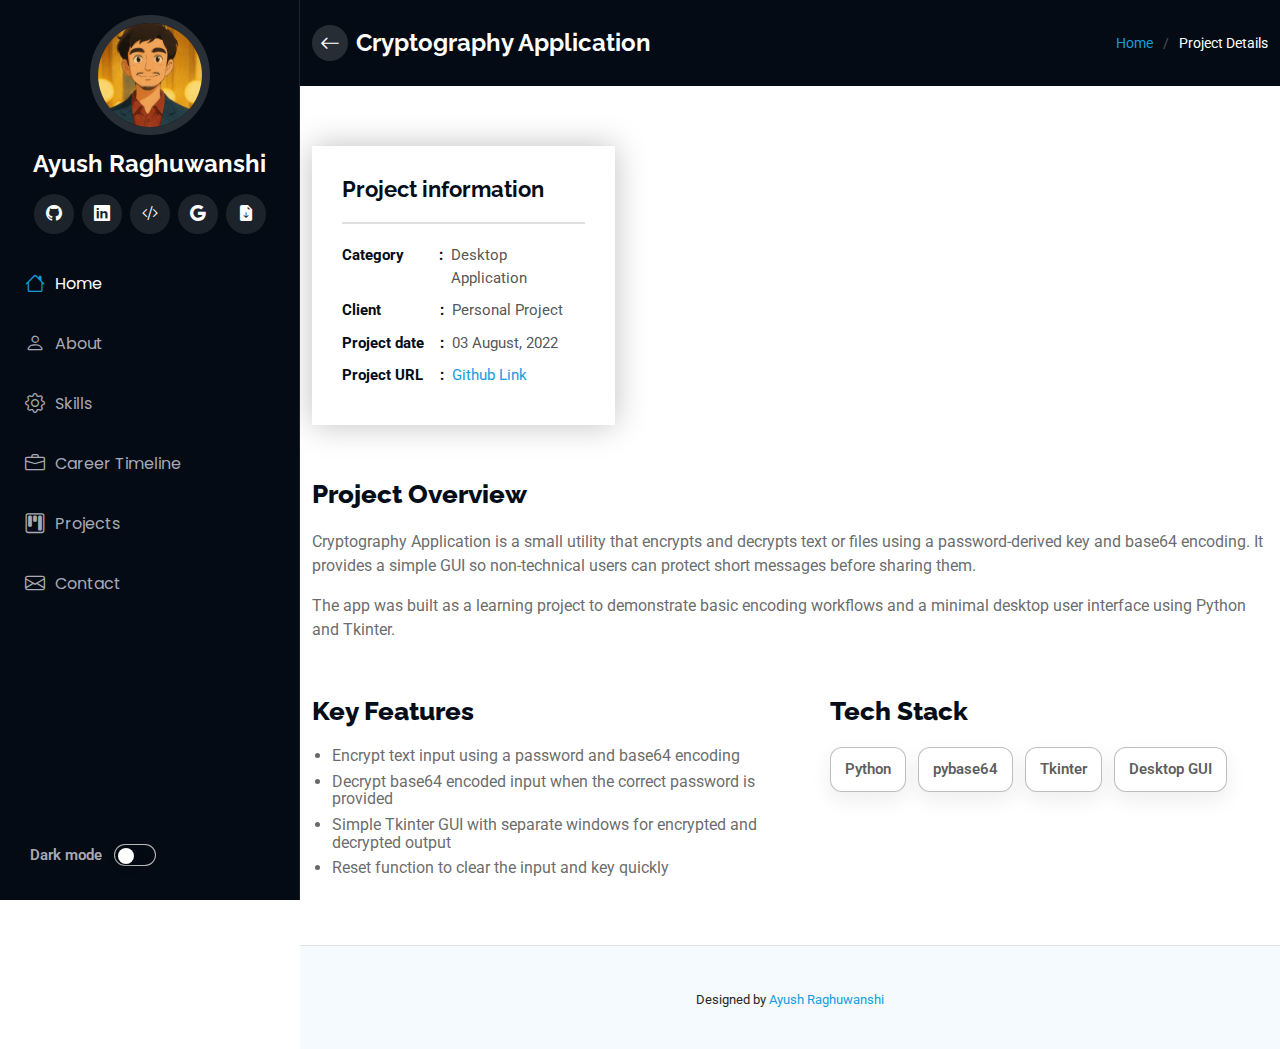
<file: portfolio-details-cryptography-application.html>
<!DOCTYPE html>
<html lang="en">
  <head>
    <meta charset="utf-8" />
    <meta content="width=device-width, initial-scale=1.0" name="viewport" />
    <title>Cryptography App</title>
    <meta content="" name="description" />
    <meta content="" name="keywords" />

    <!-- Favicons -->
    <link href="assets/img/favicon.png" rel="icon" />
    <link href="assets/img/apple-touch-icon.png" rel="apple-touch-icon" />

    <!-- Fonts -->
    <link href="https://fonts.googleapis.com" rel="preconnect" />
    <link href="https://fonts.gstatic.com" rel="preconnect" crossorigin />
    <link
      href="https://fonts.googleapis.com/css2?family=Roboto:ital,wght@0,100;0,300;0,400;0,500;0,700;0,900;1,100;1,300;1,400;1,500;1,700;1,900&family=Poppins:ital,wght@0,100;0,200;0,300;0,400;0,500;0,600;0,700;0,800;0,900;1,100;1,200;1,300;1,400;1,500;1,600;1,700;1,800;1,900&family=Raleway:ital,wght@0,100;0,200;0,300;0,400;0,500;0,600;0,700;0,800;0,900;1,100;1,200;1,300;1,400;1,500;1,600;1,700;1,800;1,900&display=swap"
      rel="stylesheet"
    />

    <!-- Vendor CSS Files -->
    <link href="assets/libs/bootstrap/css/bootstrap.min.css" rel="stylesheet" />
    <link href="assets/libs/bootstrap-icons/bootstrap-icons.css" rel="stylesheet" />
    <link href="assets/libs/aos/aos.css" rel="stylesheet" />
    <link href="assets/libs/glightbox/css/glightbox.min.css" rel="stylesheet" />
    <link href="assets/libs/swiper/swiper-bundle.min.css" rel="stylesheet" />

    <!-- Main CSS File -->
    <link href="assets/css/main.css" rel="stylesheet" />

    <!-- =======================================================
  * Updated: Dec 04 2025
  ======================================================== -->
  </head>

  <body class="portfolio-details-page">
    <header id="header" class="header dark-background d-flex flex-column">
      <i class="header-toggle d-xl-none bi bi-list"></i>

      <div class="profile-img">
        <img src="assets/img/my-profile-img.jpg" alt="" class="img-fluid rounded-circle" />
      </div>

      <a href="index.html" class="logo d-flex align-items-center justify-content-center">
        <!-- Uncomment the line below if you also wish to use an image logo -->
        <!-- <img src="assets/img/logo.png" alt=""> -->
        <h1 class="sitename">Ayush Raghuwanshi</h1>
      </a>

      <div class="social-links text-center">
        <a href="https://github.com/iamayuu?tab=repositories" class="github" target="_blank" rel="noopener noreferrer" title="Visit my GitHub"
          ><i class="bi bi-github"></i
        ></a>
        <a href="https://www.linkedin.com/in/ayush-raghuwanshi1/" class="linkedin" target="_blank" rel="noopener noreferrer" title="Connect with me on LinkedIn"
          ><i class="bi bi-linkedin"></i
        ></a>
        <a href="https://leetcode.com/u/ayushraghuwanshi1/" class="leetcode" target="_blank" rel="noopener noreferrer" title="Open Leetcode profile"
          ><i class="bi bi-code-slash"></i
        ></a>
        <a
          href="https://www.skills.google/public_profiles/d67f2a6f-859b-44ed-b3b4-35bcb3239c0e"
          class="resume"
          target="_blank"
          rel="noopener noreferrer"
          title="Visit Google Cloud Skill Profile"
          ><i class="bi bi-google"></i
        ></a>
        <a
          href="https://drive.google.com/file/d/11t7AD0i5k7hZK_JecgBwFr2R308eF2iH/view?usp=sharing"
          class="resume"
          target="_blank"
          rel="noopener noreferrer"
          title="Download my Resume"
          ><i class="bi bi-file-earmark-arrow-down-fill"></i
        ></a>
      </div>

      <nav id="navmenu" class="navmenu">
        <ul>
          <li>
            <a href="index.html#hero" class="active"><i class="bi bi-house navicon"></i>Home</a>
          </li>
          <li>
            <a href="index.html#about"><i class="bi bi-person navicon"></i> About</a>
          </li>
          <li>
            <a href="index.html#skills"><i class="bi bi-gear navicon"></i> Skills</a>
          </li>
          <li>
            <a href="index.html#resume"><i class="bi bi-briefcase navicon"></i> Career Timeline</a>
          </li>
          <li>
            <a href="index.html#projects"><i class="bi bi-kanban navicon"></i> Projects</a>
          </li>
          <li>
            <a href="index.html#contact"><i class="bi bi-envelope navicon"></i> Contact</a>
          </li>
        </ul>
      </nav>
      <!-- Dark mode toggle -->
      <div id="theme-toggle-wrapper" class="theme-toggle-wrapper" aria-hidden="false">
        <div class="theme-toggle-inner">
          <span class="theme-toggle-label">Dark mode</span>
          <button id="theme-toggle" class="theme-switch" role="switch" aria-checked="false" aria-label="Toggle dark mode">
            <span class="switch-track" aria-hidden="true">
              <span class="switch-thumb" aria-hidden="true"></span>
            </span>
          </button>
        </div>
      </div>
    </header>

    <main class="main">
      <!-- Page Title -->
      <div class="page-title dark-background">
        <div class="container d-lg-flex justify-content-between align-items-center">
          <h1 class="mb-2 mb-lg-0 d-flex align-items-center gap-2">
            <a href="index.html#projects" class="back-btn" title="Back to Projects"><i class="bi bi-arrow-left"></i></a>
            Cryptography Application
          </h1>

          <nav class="breadcrumbs">
            <ol>
              <li><a href="index.html">Home</a></li>
              <li class="current">Project Details</li>
            </ol>
          </nav>
        </div>
      </div>
      <!-- End Page Title -->

      <!-- Portfolio Details Section -->
      <section id="portfolio-details" class="portfolio-details section">
        <div class="container" data-aos="fade-up" data-aos-delay="100">
          <div class="row gy-4">
            <div class="col-lg-4">
              <div class="portfolio-info" data-aos="fade-up" data-aos-delay="200">
                <h3>Project information</h3>
                <ul class="info-aligned">
                  <li><span class="label">Category</span><span class="value">Desktop Application</span></li>
                  <li><span class="label">Client</span><span class="value">Personal Project</span></li>
                  <li><span class="label">Project date</span><span class="value">03 August, 2022</span></li>
                  <li>
                    <span class="label">Project URL</span><span class="value"><a href="https://github.com/iamayuu/Cryptography-App" target="_blank">Github Link</a></span>
                  </li>
                </ul>
              </div>
            </div>

            <div class="col-lg-12">
              <div class="portfolio-description" data-aos="fade-up" data-aos-delay="300">
                <h2>Project Overview</h2>
                <p>
                  Cryptography Application is a small utility that encrypts and decrypts text or files using a password-derived key and base64 encoding. It provides a
                  simple GUI so non-technical users can protect short messages before sharing them.
                </p>
                <p>The app was built as a learning project to demonstrate basic encoding workflows and a minimal desktop user interface using Python and Tkinter.</p>
              </div>
              <div class="portfolio-description" data-aos="fade-up" data-aos-delay="300">
                <div class="features-tech-grid">
                  <div class="features-list">
                    <h2>Key Features</h2>
                    <ul>
                      <li>Encrypt text input using a password and base64 encoding</li>
                      <li>Decrypt base64 encoded input when the correct password is provided</li>
                      <li>Simple Tkinter GUI with separate windows for encrypted and decrypted output</li>
                      <li>Reset function to clear the input and key quickly</li>
                    </ul>
                  </div>

                  <div class="tech-stack" aria-label="Tech stack">
                    <h2>Tech Stack</h2>
                    <div class="tech-chips">
                      <span class="tech-chip">Python</span>
                      <span class="tech-chip">pybase64</span>
                      <span class="tech-chip">Tkinter</span>
                      <span class="tech-chip">Desktop GUI</span>
                    </div>
                  </div>
                </div>
              </div>
            </div>
          </div>
        </div>
      </section>
      <!-- /Portfolio Details Section -->
    </main>

    <footer id="footer" class="footer position-relative light-background">
      <div class="container">
        <div class="credits">
          Designed by
          <a href="https://github.com/iamayuu?tab=repositories" target="_blank" rel="noopener noreferrer">Ayush Raghuwanshi</a>
        </div>
      </div>
    </footer>

    <!-- Scroll Top -->
    <a href="#" id="scroll-top" class="scroll-top d-flex align-items-center justify-content-center"><i class="bi bi-arrow-up-short"></i></a>

    <!-- Preloader -->
    <div id="preloader"></div>

    <!-- Vendor JS Files -->
    <script src="assets/libs/bootstrap/js/bootstrap.bundle.min.js"></script>
    <script src="assets/libs/php-email-form/validate.js"></script>
    <script src="assets/libs/aos/aos.js"></script>
    <script src="assets/libs/typed.js/typed.umd.js"></script>
    <script src="assets/libs/purecounter/purecounter_vanilla.js"></script>
    <script src="assets/libs/waypoints/noframework.waypoints.js"></script>
    <script src="assets/libs/glightbox/js/glightbox.min.js"></script>
    <script src="assets/libs/imagesloaded/imagesloaded.pkgd.min.js"></script>
    <script src="assets/libs/isotope-layout/isotope.pkgd.min.js"></script>
    <script src="assets/libs/swiper/swiper-bundle.min.js"></script>

    <!-- Main JS File -->
    <script src="assets/js/main.js"></script>
  </body>
</html>
</file>
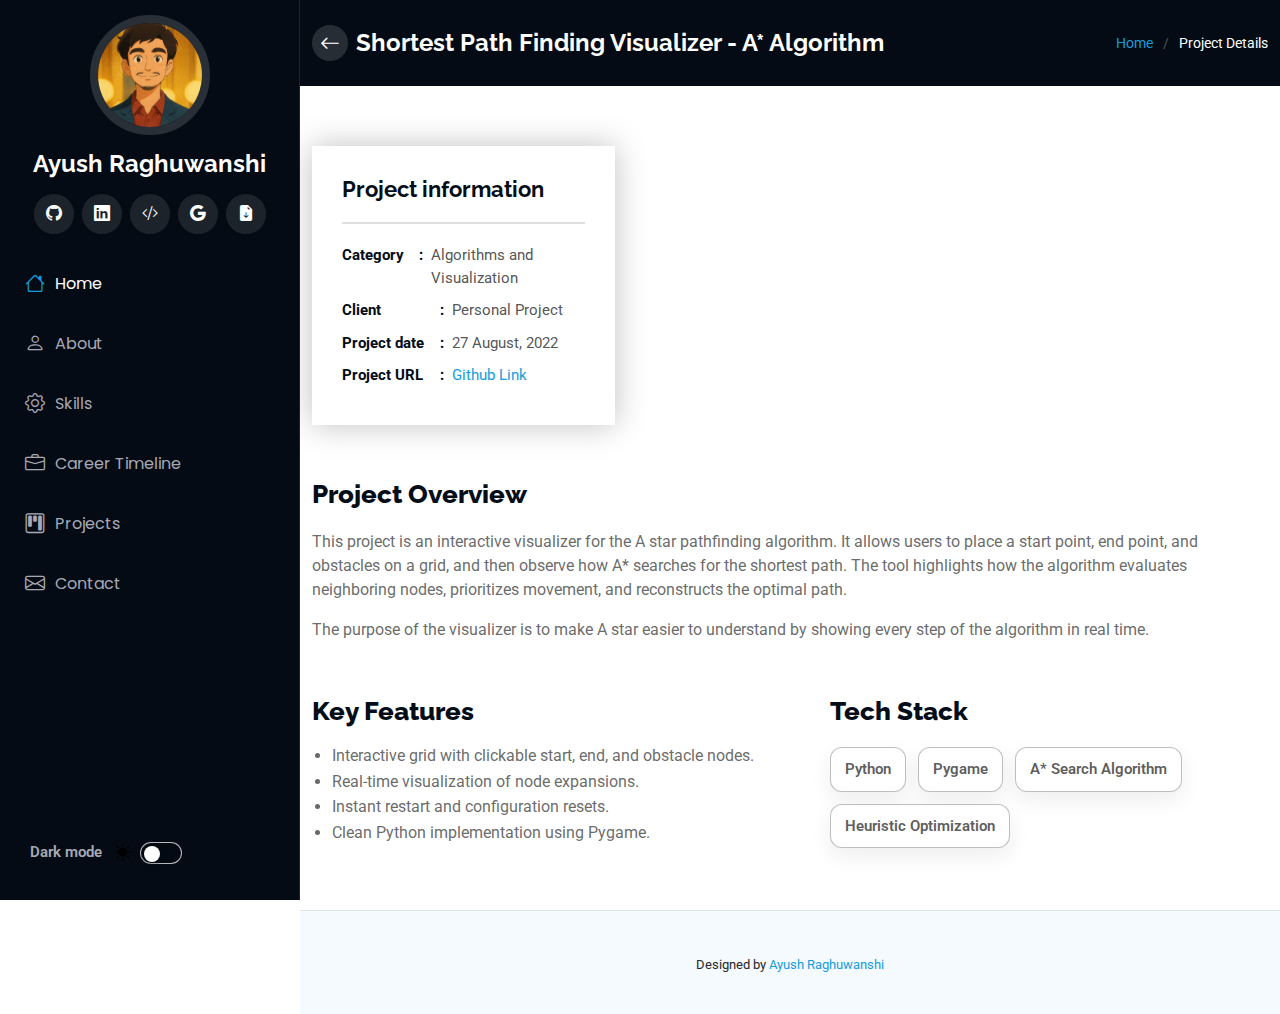
<file: portfolio-details-pathfinding.html>
<!DOCTYPE html>
<html lang="en">
  <head>
    <meta charset="utf-8" />
    <meta content="width=device-width, initial-scale=1.0" name="viewport" />
    <title>Shortest Path Visualizer</title>
    <meta content="" name="description" />
    <meta content="" name="keywords" />

    <!-- Favicons -->
    <link href="assets/img/favicon.png" rel="icon" />
    <link href="assets/img/apple-touch-icon.png" rel="apple-touch-icon" />

    <!-- Fonts -->
    <link href="https://fonts.googleapis.com" rel="preconnect" />
    <link href="https://fonts.gstatic.com" rel="preconnect" crossorigin />
    <link
      href="https://fonts.googleapis.com/css2?family=Roboto:ital,wght@0,100;0,300;0,400;0,500;0,700;0,900;1,100;1,300;1,400;1,500;1,700;1,900&family=Poppins:ital,wght@0,100;0,200;0,300;0,400;0,500;0,600;0,700;0,800;0,900;1,100;1,200;1,300;1,400;1,500;1,600;1,700;1,800;1,900&family=Raleway:ital,wght@0,100;0,200;0,300;0,400;0,500;0,600;0,700;0,800;0,900;1,100;1,200;1,300;1,400;1,500;1,600;1,700;1,800;1,900&display=swap"
      rel="stylesheet"
    />

    <!-- Vendor CSS Files -->
    <link href="assets/libs/bootstrap/css/bootstrap.min.css" rel="stylesheet" />
    <link href="assets/libs/bootstrap-icons/bootstrap-icons.css" rel="stylesheet" />
    <link href="assets/libs/aos/aos.css" rel="stylesheet" />
    <link href="assets/libs/glightbox/css/glightbox.min.css" rel="stylesheet" />
    <link href="assets/libs/swiper/swiper-bundle.min.css" rel="stylesheet" />

    <!-- Main CSS File -->
    <link href="assets/css/main.css" rel="stylesheet" />

    <!-- =======================================================
  * Updated: Dec 04 2025
  ======================================================== -->
  </head>

  <body class="portfolio-details-page">
    <header id="header" class="header dark-background d-flex flex-column">
      <i class="header-toggle d-xl-none bi bi-list"></i>

      <div class="profile-img">
        <img src="assets/img/my-profile-img.jpg" alt="" class="img-fluid rounded-circle" />
      </div>

      <a href="index.html" class="logo d-flex align-items-center justify-content-center">
        <!-- Uncomment the line below if you also wish to use an image logo -->
        <!-- <img src="assets/img/logo.png" alt=""> -->
        <h1 class="sitename">Ayush Raghuwanshi</h1>
      </a>

      <div class="social-links text-center">
        <a href="https://github.com/iamayuu?tab=repositories" class="github" target="_blank" rel="noopener noreferrer" title="Visit my GitHub"
          ><i class="bi bi-github"></i
        ></a>
        <a href="https://www.linkedin.com/in/ayush-raghuwanshi1/" class="linkedin" target="_blank" rel="noopener noreferrer" title="Connect with me on LinkedIn"
          ><i class="bi bi-linkedin"></i
        ></a>
        <a href="https://leetcode.com/u/ayushraghuwanshi1/" class="leetcode" target="_blank" rel="noopener noreferrer" title="Open Leetcode profile"
          ><i class="bi bi-code-slash"></i
        ></a>
        <a
          href="https://www.skills.google/public_profiles/d67f2a6f-859b-44ed-b3b4-35bcb3239c0e"
          class="resume"
          target="_blank"
          rel="noopener noreferrer"
          title="Visit Google Cloud Skill Profile"
          ><i class="bi bi-google"></i
        ></a>
        <a
          href="https://drive.google.com/file/d/11t7AD0i5k7hZK_JecgBwFr2R308eF2iH/view?usp=sharing"
          class="resume"
          target="_blank"
          rel="noopener noreferrer"
          title="Download my Resume"
          ><i class="bi bi-file-earmark-arrow-down-fill"></i
        ></a>
      </div>

      <nav id="navmenu" class="navmenu">
        <ul>
          <li>
            <a href="index.html#hero" class="active"><i class="bi bi-house navicon"></i>Home</a>
          </li>
          <li>
            <a href="index.html#about"><i class="bi bi-person navicon"></i> About</a>
          </li>
          <li>
            <a href="index.html#skills"><i class="bi bi-gear navicon"></i> Skills</a>
          </li>
          <li>
            <a href="index.html#resume"><i class="bi bi-briefcase navicon"></i> Career Timeline</a>
          </li>
          <li>
            <a href="index.html#projects"><i class="bi bi-kanban navicon"></i> Projects</a>
          </li>
          <li>
            <a href="index.html#contact"><i class="bi bi-envelope navicon"></i> Contact</a>
          </li>
        </ul>
      </nav>
      <!-- Dark mode toggle -->
      <div id="theme-toggle-wrapper" class="theme-toggle-wrapper" aria-hidden="false">
        <div class="theme-toggle-inner">
          <span class="theme-toggle-label">Dark mode</span>
          <button id="theme-toggle" class="theme-switch" role="switch" aria-checked="false" aria-label="Toggle dark mode">
            <i id="theme-icon" class="bi bi-sun-fill" aria-hidden="true" style="margin-right: 8px; font-size: 18px"></i>
            <span class="switch-track" aria-hidden="true">
              <span class="switch-thumb" aria-hidden="true"></span>
            </span>
          </button>
        </div>
      </div>
    </header>

    <main class="main">
      <!-- Page Title -->
      <div class="page-title dark-background">
        <div class="container d-lg-flex justify-content-between align-items-center">
          <h1 class="mb-2 mb-lg-0 d-flex align-items-center gap-2">
            <a href="index.html#projects" class="back-btn" title="Back to Projects"><i class="bi bi-arrow-left"></i></a>
            Shortest Path Finding Visualizer - A* Algorithm
          </h1>

          <nav class="breadcrumbs">
            <ol>
              <li><a href="index.html">Home</a></li>
              <li class="current">Project Details</li>
            </ol>
          </nav>
        </div>
      </div>
      <!-- End Page Title -->

      <!-- Portfolio Details Section -->
      <section id="portfolio-details" class="portfolio-details section">
        <div class="container" data-aos="fade-up" data-aos-delay="100">
          <div class="row gy-4">
            <div class="col-lg-4">
              <div class="portfolio-info" data-aos="fade-up" data-aos-delay="200">
                <h3>Project information</h3>
                <ul class="info-aligned">
                  <li><span class="label">Category</span><span class="value">Algorithms and Visualization</span></li>
                  <li><span class="label">Client</span><span class="value">Personal Project</span></li>
                  <li><span class="label">Project date</span><span class="value">27 August, 2022</span></li>
                  <li>
                    <span class="label">Project URL</span
                    ><span class="value"><a href="https://github.com/iamayuu/Shortest-Path-Finding-Algorithm" target="_blank">Github Link</a></span>
                  </li>
                </ul>
              </div>
            </div>

            <div class="col-lg-12">
              <div class="portfolio-description" data-aos="fade-up" data-aos-delay="300">
                <h2>Project Overview</h2>
                <p>
                  This project is an interactive visualizer for the A star pathfinding algorithm. It allows users to place a start point, end point, and obstacles on a
                  grid, and then observe how A* searches for the shortest path. The tool highlights how the algorithm evaluates neighboring nodes, prioritizes movement,
                  and reconstructs the optimal path.
                </p>
                <p>The purpose of the visualizer is to make A star easier to understand by showing every step of the algorithm in real time.</p>
              </div>
              <div class="portfolio-description" data-aos="fade-up" data-aos-delay="300">
                <div class="features-tech-grid">
                  <div class="features-list">
                    <h2>Key Features</h2>
                    <ul>
                      <li>Interactive grid with clickable start, end, and obstacle nodes.</li>
                      <li>Real-time visualization of node expansions.</li>
                      <li>Instant restart and configuration resets.</li>
                      <li>Clean Python implementation using Pygame.</li>
                    </ul>
                  </div>

                  <div class="tech-stack" aria-label="Tech stack">
                    <h2>Tech Stack</h2>
                    <div class="tech-chips">
                      <span class="tech-chip">Python</span>
                      <span class="tech-chip">Pygame</span>
                      <span class="tech-chip">A* Search Algorithm</span>
                      <span class="tech-chip">Heuristic Optimization</span>
                    </div>
                  </div>
                </div>
              </div>
            </div>
          </div>
        </div>
      </section>
      <!-- /Portfolio Details Section -->
    </main>

    <footer id="footer" class="footer position-relative light-background">
      <div class="container">
        <div class="credits">
          Designed by
          <a href="https://github.com/iamayuu?tab=repositories" target="_blank" rel="noopener noreferrer">Ayush Raghuwanshi</a>
        </div>
      </div>
    </footer>

    <!-- Scroll Top -->
    <a href="#" id="scroll-top" class="scroll-top d-flex align-items-center justify-content-center"><i class="bi bi-arrow-up-short"></i></a>

    <!-- Preloader -->
    <div id="preloader"></div>

    <!-- Vendor JS Files -->
    <script src="assets/libs/bootstrap/js/bootstrap.bundle.min.js"></script>
    <script src="assets/libs/php-email-form/validate.js"></script>
    <script src="assets/libs/aos/aos.js"></script>
    <script src="assets/libs/typed.js/typed.umd.js"></script>
    <script src="assets/libs/purecounter/purecounter_vanilla.js"></script>
    <script src="assets/libs/waypoints/noframework.waypoints.js"></script>
    <script src="assets/libs/glightbox/js/glightbox.min.js"></script>
    <script src="assets/libs/imagesloaded/imagesloaded.pkgd.min.js"></script>
    <script src="assets/libs/isotope-layout/isotope.pkgd.min.js"></script>
    <script src="assets/libs/swiper/swiper-bundle.min.js"></script>

    <!-- Main JS File -->
    <script src="assets/js/main.js"></script>
  </body>
</html>
</file>
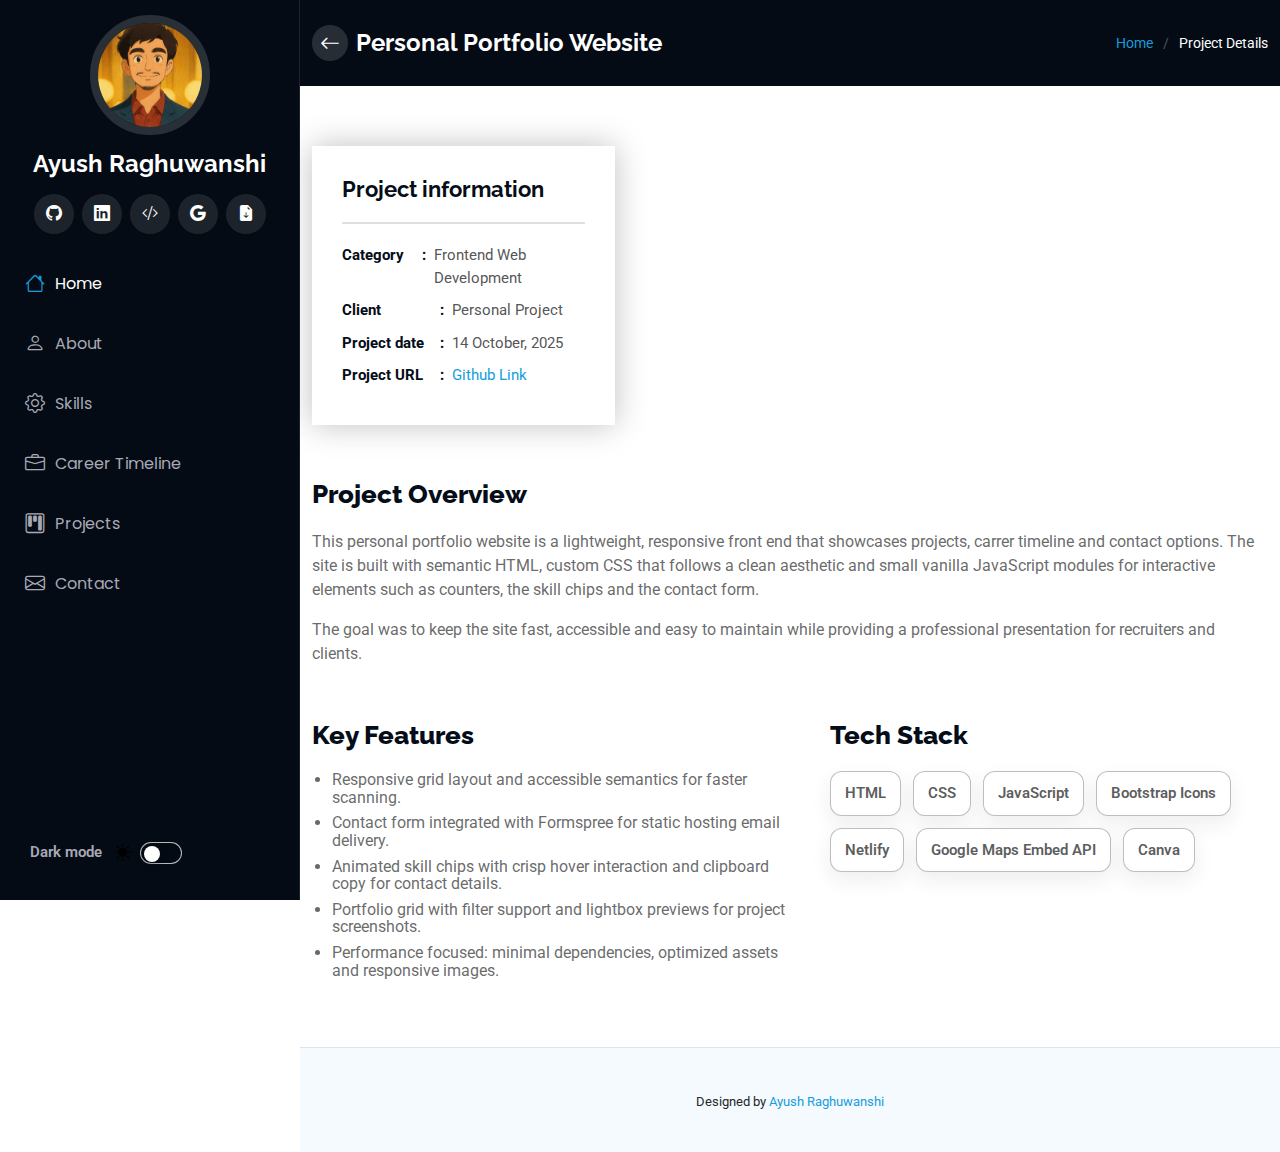
<file: portfolio-details-portfolio-website.html>
<!DOCTYPE html>
<html lang="en">
  <head>
    <meta charset="utf-8" />
    <meta content="width=device-width, initial-scale=1.0" name="viewport" />
    <title>Portfolio Website</title>
    <meta content="" name="description" />
    <meta content="" name="keywords" />

    <!-- Favicons -->
    <link href="assets/img/favicon.png" rel="icon" />
    <link href="assets/img/apple-touch-icon.png" rel="apple-touch-icon" />

    <!-- Fonts -->
    <link href="https://fonts.googleapis.com" rel="preconnect" />
    <link href="https://fonts.gstatic.com" rel="preconnect" crossorigin />
    <link
      href="https://fonts.googleapis.com/css2?family=Roboto:ital,wght@0,100;0,300;0,400;0,500;0,700;0,900;1,100;1,300;1,400;1,500;1,700;1,900&family=Poppins:ital,wght@0,100;0,200;0,300;0,400;0,500;0,600;0,700;0,800;0,900;1,100;1,200;1,300;1,400;1,500;1,600;1,700;1,800;1,900&family=Raleway:ital,wght@0,100;0,200;0,300;0,400;0,500;0,600;0,700;0,800;0,900;1,100;1,200;1,300;1,400;1,500;1,600;1,700;1,800;1,900&display=swap"
      rel="stylesheet"
    />

    <!-- Vendor CSS Files -->
    <link href="assets/libs/bootstrap/css/bootstrap.min.css" rel="stylesheet" />
    <link href="assets/libs/bootstrap-icons/bootstrap-icons.css" rel="stylesheet" />
    <link href="assets/libs/aos/aos.css" rel="stylesheet" />
    <link href="assets/libs/glightbox/css/glightbox.min.css" rel="stylesheet" />
    <link href="assets/libs/swiper/swiper-bundle.min.css" rel="stylesheet" />

    <!-- Main CSS File -->
    <link href="assets/css/main.css" rel="stylesheet" />

    <!-- =======================================================
  * Updated: Dec 05 2025
  ======================================================== -->
  </head>

  <body class="portfolio-details-page">
    <header id="header" class="header dark-background d-flex flex-column">
      <i class="header-toggle d-xl-none bi bi-list"></i>

      <div class="profile-img">
        <img src="assets/img/my-profile-img.jpg" alt="" class="img-fluid rounded-circle" />
      </div>

      <a href="index.html" class="logo d-flex align-items-center justify-content-center">
        <!-- Uncomment the line below if you also wish to use an image logo -->
        <!-- <img src="assets/img/logo.png" alt=""> -->
        <h1 class="sitename">Ayush Raghuwanshi</h1>
      </a>

      <div class="social-links text-center">
        <a href="https://github.com/iamayuu?tab=repositories" class="github" target="_blank" rel="noopener noreferrer" title="Visit my GitHub"
          ><i class="bi bi-github"></i
        ></a>
        <a href="https://www.linkedin.com/in/ayush-raghuwanshi1/" class="linkedin" target="_blank" rel="noopener noreferrer" title="Connect with me on LinkedIn"
          ><i class="bi bi-linkedin"></i
        ></a>
        <a href="https://leetcode.com/u/ayushraghuwanshi1/" class="leetcode" target="_blank" rel="noopener noreferrer" title="Open Leetcode profile"
          ><i class="bi bi-code-slash"></i
        ></a>
        <a
          href="https://www.skills.google/public_profiles/d67f2a6f-859b-44ed-b3b4-35bcb3239c0e"
          class="resume"
          target="_blank"
          rel="noopener noreferrer"
          title="Visit Google Cloud Skill Profile"
          ><i class="bi bi-google"></i
        ></a>
        <a
          href="https://drive.google.com/file/d/11t7AD0i5k7hZK_JecgBwFr2R308eF2iH/view?usp=sharing"
          class="resume"
          target="_blank"
          rel="noopener noreferrer"
          title="Download my Resume"
          ><i class="bi bi-file-earmark-arrow-down-fill"></i
        ></a>
      </div>

      <nav id="navmenu" class="navmenu">
        <ul>
          <li>
            <a href="index.html#hero" class="active"><i class="bi bi-house navicon"></i>Home</a>
          </li>
          <li>
            <a href="index.html#about"><i class="bi bi-person navicon"></i> About</a>
          </li>
          <li>
            <a href="index.html#skills"><i class="bi bi-gear navicon"></i> Skills</a>
          </li>
          <li>
            <a href="index.html#resume"><i class="bi bi-briefcase navicon"></i> Career Timeline</a>
          </li>
          <li>
            <a href="index.html#projects"><i class="bi bi-kanban navicon"></i> Projects</a>
          </li>
          <li>
            <a href="index.html#contact"><i class="bi bi-envelope navicon"></i> Contact</a>
          </li>
        </ul>
      </nav>
      <!-- Dark mode toggle -->
      <div id="theme-toggle-wrapper" class="theme-toggle-wrapper" aria-hidden="false">
        <div class="theme-toggle-inner">
          <span class="theme-toggle-label">Dark mode</span>
          <button id="theme-toggle" class="theme-switch" role="switch" aria-checked="false" aria-label="Toggle dark mode">
            <i id="theme-icon" class="bi bi-sun-fill" aria-hidden="true" style="margin-right: 8px; font-size: 18px"></i>
            <span class="switch-track" aria-hidden="true">
              <span class="switch-thumb" aria-hidden="true"></span>
            </span>
          </button>
        </div>
      </div>
    </header>

    <main class="main">
      <!-- Page Title -->
      <div class="page-title dark-background">
        <div class="container d-lg-flex justify-content-between align-items-center">
          <h1 class="mb-2 mb-lg-0 d-flex align-items-center gap-2">
            <a href="index.html#projects" class="back-btn" title="Back to Projects"><i class="bi bi-arrow-left"></i></a>
            Personal Portfolio Website
          </h1>

          <nav class="breadcrumbs">
            <ol>
              <li><a href="index.html">Home</a></li>
              <li class="current">Project Details</li>
            </ol>
          </nav>
        </div>
      </div>
      <!-- End Page Title -->

      <!-- Portfolio Details Section -->
      <section id="portfolio-details" class="portfolio-details section">
        <div class="container" data-aos="fade-up" data-aos-delay="100">
          <div class="row gy-4">
            <div class="col-lg-4">
              <div class="portfolio-info" data-aos="fade-up" data-aos-delay="200">
                <h3>Project information</h3>
                <ul class="info-aligned">
                  <li><span class="label">Category</span><span class="value">Frontend Web Development</span></li>
                  <li><span class="label">Client</span><span class="value">Personal Project</span></li>
                  <li><span class="label">Project date</span><span class="value">14 October, 2025</span></li>
                  <li>
                    <span class="label">Project URL</span><span class="value"><a href="https://github.com/iamayuu" target="_blank">Github Link</a></span>
                  </li>
                </ul>
              </div>
            </div>

            <div class="col-lg-12">
              <div class="portfolio-description" data-aos="fade-up" data-aos-delay="300">
                <h2>Project Overview</h2>
                <p>
                  This personal portfolio website is a lightweight, responsive front end that showcases projects, carrer timeline and contact options. The site is built
                  with semantic HTML, custom CSS that follows a clean aesthetic and small vanilla JavaScript modules for interactive elements such as counters, the skill
                  chips and the contact form.
                </p>

                <p>The goal was to keep the site fast, accessible and easy to maintain while providing a professional presentation for recruiters and clients.</p>
              </div>
              <div class="portfolio-description" data-aos="fade-up" data-aos-delay="300">
                <div class="features-tech-grid">
                  <div class="features-list">
                    <h2>Key Features</h2>
                    <ul>
                      <li>Responsive grid layout and accessible semantics for faster scanning.</li>
                      <li>Contact form integrated with Formspree for static hosting email delivery.</li>
                      <li>Animated skill chips with crisp hover interaction and clipboard copy for contact details.</li>
                      <li>Portfolio grid with filter support and lightbox previews for project screenshots.</li>
                      <li>Performance focused: minimal dependencies, optimized assets and responsive images.</li>
                    </ul>
                  </div>

                  <div class="tech-stack" aria-label="Tech stack">
                    <h2>Tech Stack</h2>
                    <div class="tech-chips">
                      <span class="tech-chip">HTML</span>
                      <span class="tech-chip">CSS</span>
                      <span class="tech-chip">JavaScript</span>
                      <span class="tech-chip">Bootstrap Icons</span>
                      <span class="tech-chip">Netlify</span>
                      <span class="tech-chip">Google Maps Embed API</span>
                      <span class="tech-chip">Canva</span>
                    </div>
                  </div>
                </div>
              </div>
            </div>
          </div>
        </div>
      </section>
      <!-- /Portfolio Details Section -->
    </main>

    <footer id="footer" class="footer position-relative light-background">
      <div class="container">
        <div class="credits">
          Designed by
          <a href="https://github.com/iamayuu?tab=repositories" target="_blank" rel="noopener noreferrer">Ayush Raghuwanshi</a>
        </div>
      </div>
    </footer>

    <!-- Scroll Top -->
    <a href="#" id="scroll-top" class="scroll-top d-flex align-items-center justify-content-center"><i class="bi bi-arrow-up-short"></i></a>

    <!-- Preloader -->
    <div id="preloader"></div>

    <!-- Vendor JS Files -->
    <script src="assets/libs/bootstrap/js/bootstrap.bundle.min.js"></script>
    <script src="assets/libs/php-email-form/validate.js"></script>
    <script src="assets/libs/aos/aos.js"></script>
    <script src="assets/libs/typed.js/typed.umd.js"></script>
    <script src="assets/libs/purecounter/purecounter_vanilla.js"></script>
    <script src="assets/libs/waypoints/noframework.waypoints.js"></script>
    <script src="assets/libs/glightbox/js/glightbox.min.js"></script>
    <script src="assets/libs/imagesloaded/imagesloaded.pkgd.min.js"></script>
    <script src="assets/libs/isotope-layout/isotope.pkgd.min.js"></script>
    <script src="assets/libs/swiper/swiper-bundle.min.js"></script>

    <!-- Main JS File -->
    <script src="assets/js/main.js"></script>
  </body>
</html>
</file>
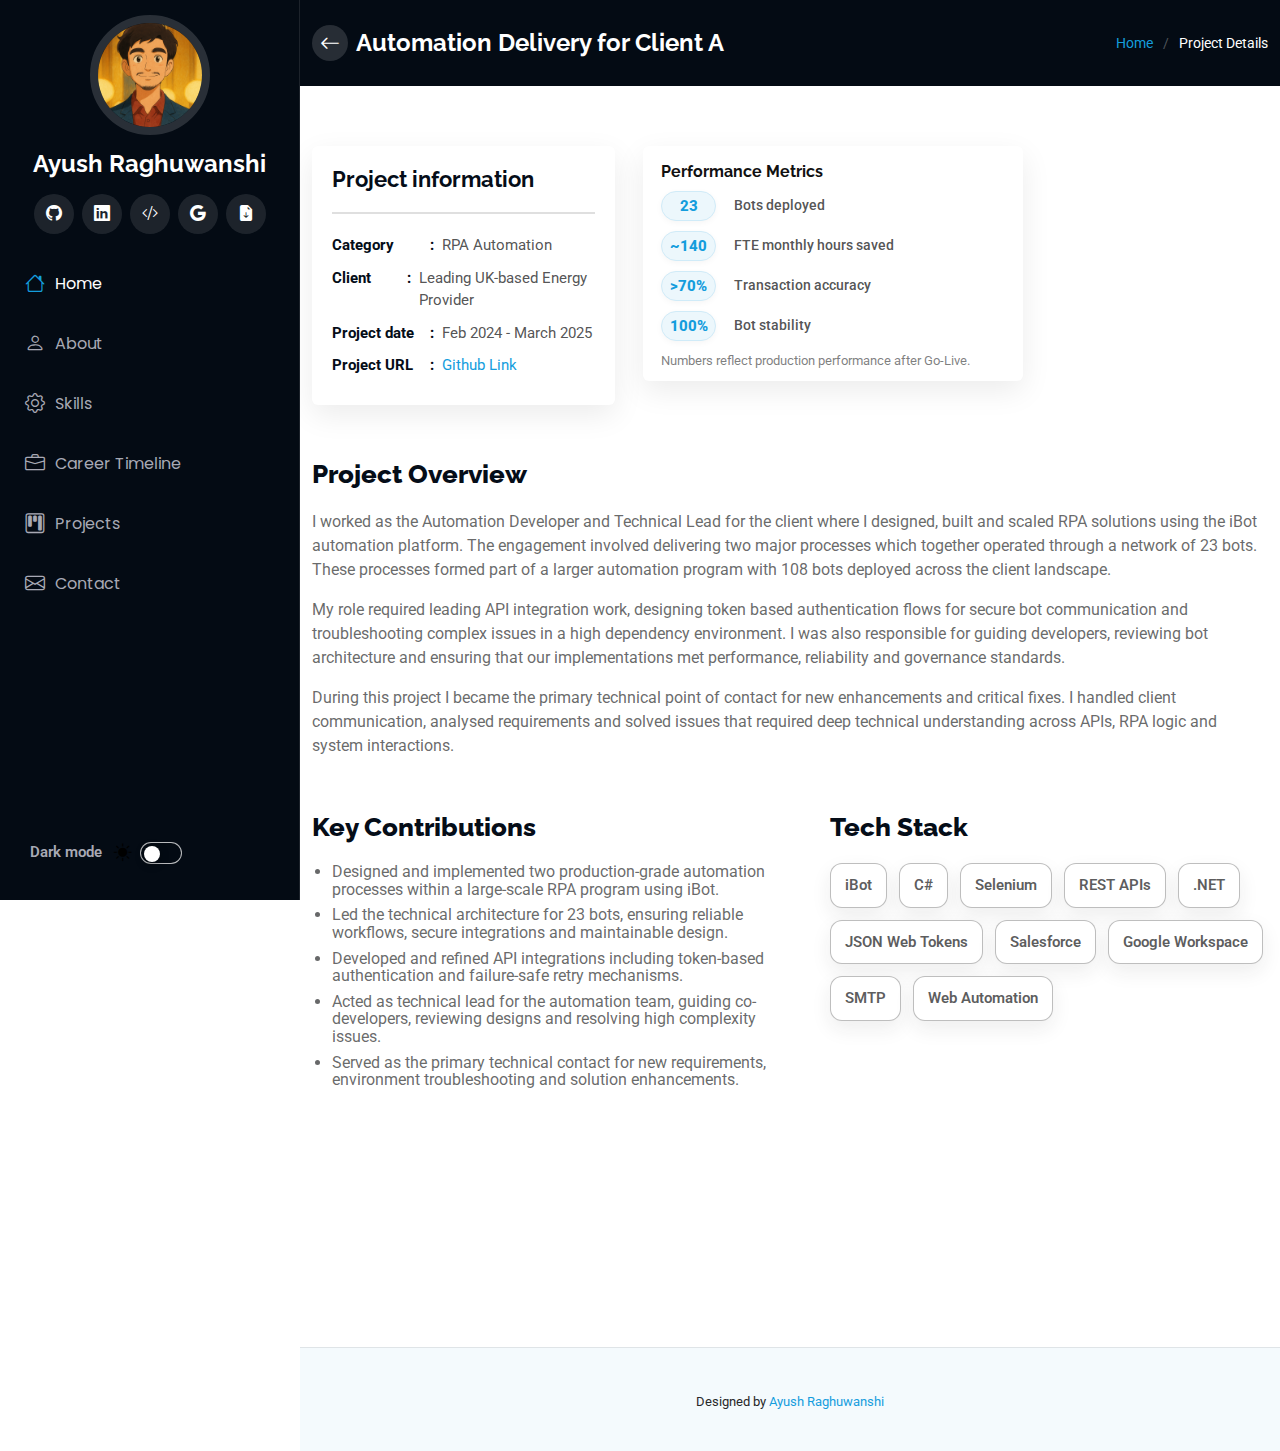
<file: portfolio-details-rpa-clientA.html>
<!DOCTYPE html>
<html lang="en">
  <head>
    <meta charset="utf-8" />
    <meta content="width=device-width, initial-scale=1.0" name="viewport" />
    <title>iBot - Automation Delivery</title>
    <meta content="" name="description" />
    <meta content="" name="keywords" />

    <!-- Favicons -->
    <link href="assets/img/favicon.png" rel="icon" />
    <link href="assets/img/apple-touch-icon.png" rel="apple-touch-icon" />

    <!-- Fonts -->
    <link href="https://fonts.googleapis.com" rel="preconnect" />
    <link href="https://fonts.gstatic.com" rel="preconnect" crossorigin />
    <link
      href="https://fonts.googleapis.com/css2?family=Roboto:ital,wght@0,100;0,300;0,400;0,500;0,700;0,900;1,100;1,300;1,400;1,500;1,700;1,900&family=Poppins:ital,wght@0,100;0,200;0,300;0,400;0,500;0,600;0,700;0,800;0,900;1,100;1,200;1,300;1,400;1,500;1,600;1,700;1,800;1,900&family=Raleway:ital,wght@0,100;0,200;0,300;0,400;0,500;0,600;0,700;0,800;0,900;1,100;1,200;1,300;1,400;1,500;1,600;1,700;1,800;1,900&display=swap"
      rel="stylesheet"
    />

    <!-- Vendor CSS Files -->
    <link href="assets/libs/bootstrap/css/bootstrap.min.css" rel="stylesheet" />
    <link href="assets/libs/bootstrap-icons/bootstrap-icons.css" rel="stylesheet" />
    <link href="assets/libs/aos/aos.css" rel="stylesheet" />
    <link href="assets/libs/glightbox/css/glightbox.min.css" rel="stylesheet" />
    <link href="assets/libs/swiper/swiper-bundle.min.css" rel="stylesheet" />

    <!-- Main CSS File -->
    <link href="assets/css/main.css" rel="stylesheet" />

    <!-- =======================================================
  * Updated: Dec 06 2025
  ======================================================== -->
  </head>

  <body class="portfolio-details-page">
    <header id="header" class="header dark-background d-flex flex-column">
      <i class="header-toggle d-xl-none bi bi-list"></i>

      <div class="profile-img">
        <img src="assets/img/my-profile-img.jpg" alt="" class="img-fluid rounded-circle" />
      </div>

      <a href="index.html" class="logo d-flex align-items-center justify-content-center">
        <!-- Uncomment the line below if you also wish to use an image logo -->
        <!-- <img src="assets/img/logo.png" alt=""> -->
        <h1 class="sitename">Ayush Raghuwanshi</h1>
      </a>

      <div class="social-links text-center">
        <a href="https://github.com/iamayuu?tab=repositories" class="github" target="_blank" rel="noopener noreferrer" title="Visit my GitHub"
          ><i class="bi bi-github"></i
        ></a>
        <a href="https://www.linkedin.com/in/ayush-raghuwanshi1/" class="linkedin" target="_blank" rel="noopener noreferrer" title="Connect with me on LinkedIn"
          ><i class="bi bi-linkedin"></i
        ></a>
        <a href="https://leetcode.com/u/ayushraghuwanshi1/" class="leetcode" target="_blank" rel="noopener noreferrer" title="Open Leetcode profile"
          ><i class="bi bi-code-slash"></i
        ></a>
        <a
          href="https://www.skills.google/public_profiles/d67f2a6f-859b-44ed-b3b4-35bcb3239c0e"
          class="resume"
          target="_blank"
          rel="noopener noreferrer"
          title="Visit Google Cloud Skill Profile"
          ><i class="bi bi-google"></i
        ></a>
        <a
          href="https://drive.google.com/file/d/11t7AD0i5k7hZK_JecgBwFr2R308eF2iH/view?usp=sharing"
          class="resume"
          target="_blank"
          rel="noopener noreferrer"
          title="Download my Resume"
          ><i class="bi bi-file-earmark-arrow-down-fill"></i
        ></a>
      </div>

      <nav id="navmenu" class="navmenu">
        <ul>
          <li>
            <a href="index.html#hero" class="active"><i class="bi bi-house navicon"></i>Home</a>
          </li>
          <li>
            <a href="index.html#about"><i class="bi bi-person navicon"></i> About</a>
          </li>
          <li>
            <a href="index.html#skills"><i class="bi bi-gear navicon"></i> Skills</a>
          </li>
          <li>
            <a href="index.html#resume"><i class="bi bi-briefcase navicon"></i> Career Timeline</a>
          </li>
          <li>
            <a href="index.html#projects"><i class="bi bi-kanban navicon"></i> Projects</a>
          </li>
          <li>
            <a href="index.html#contact"><i class="bi bi-envelope navicon"></i> Contact</a>
          </li>
        </ul>
      </nav>
      <!-- Dark mode toggle -->
      <div id="theme-toggle-wrapper" class="theme-toggle-wrapper" aria-hidden="false">
        <div class="theme-toggle-inner">
          <span class="theme-toggle-label">Dark mode</span>
          <button id="theme-toggle" class="theme-switch" role="switch" aria-checked="false" aria-label="Toggle dark mode">
            <i id="theme-icon" class="bi bi-sun-fill" aria-hidden="true" style="margin-right: 8px; font-size: 18px"></i>
            <span class="switch-track" aria-hidden="true">
              <span class="switch-thumb" aria-hidden="true"></span>
            </span>
          </button>
        </div>
      </div>
    </header>

    <main class="main">
      <!-- Page Title -->
      <div class="page-title dark-background">
        <div class="container d-lg-flex justify-content-between align-items-center">
          <h1 class="mb-2 mb-lg-0 d-flex align-items-center gap-2">
            <a href="index.html#projects" class="back-btn" title="Back to Projects"><i class="bi bi-arrow-left"></i></a>
            Automation Delivery for Client A
          </h1>

          <nav class="breadcrumbs">
            <ol>
              <li><a href="index.html">Home</a></li>
              <li class="current">Project Details</li>
            </ol>
          </nav>
        </div>
      </div>
      <!-- End Page Title -->

      <!-- Portfolio Details Section -->
      <section id="portfolio-details" class="portfolio-details section">
        <div class="container" data-aos="fade-up" data-aos-delay="100">
          <div class="row gy-4">
            <div class="col-lg-9">
              <div class="project-meta">
                <div class="portfolio-info meta-card" data-aos="fade-up" data-aos-delay="200">
                  <h3>Project information</h3>
                  <ul class="info-aligned">
                    <li><span class="label">Category</span><span class="value">RPA Automation</span></li>
                    <li><span class="label">Client</span><span class="value">Leading UK-based Energy Provider</span></li>
                    <li><span class="label">Project date</span><span class="value">Feb 2024 - March 2025</span></li>
                    <li>
                      <span class="label">Project URL</span><span class="value"><a href="#" target="_blank" class="github-disabled">Github Link</a></span>
                    </li>
                  </ul>
                </div>

                <aside class="portfolio-stats meta-card" aria-label="Bot deployment and outcomes" data-aos="fade-up" data-aos-delay="220">
                  <h4 class="stats-title">Performance Metrics</h4>

                  <ul class="stats-list" role="list">
                    <li class="stat-item" role="listitem">
                      <span class="stat-number">23</span>
                      <span class="stat-label">Bots deployed</span>
                    </li>

                    <li class="stat-item" role="listitem">
                      <span class="stat-number">~140</span>
                      <span class="stat-label">FTE monthly hours saved</span>
                    </li>

                    <li class="stat-item" role="listitem">
                      <span class="stat-number">&gt;70%</span>
                      <span class="stat-label">Transaction accuracy</span>
                    </li>

                    <li class="stat-item" role="listitem">
                      <span class="stat-number">100%</span>
                      <span class="stat-label">Bot stability</span>
                    </li>
                  </ul>
                  <p class="stats-note">Numbers reflect production performance after Go-Live.</p>
                </aside>
              </div>
              <!-- /.project-meta -->
            </div>

            <div class="col-lg-12">
              <div class="portfolio-description" data-aos="fade-up" data-aos-delay="300">
                <h2>Project Overview</h2>
                <p>
                  I worked as the Automation Developer and Technical Lead for the client where I designed, built and scaled RPA solutions using the iBot automation
                  platform. The engagement involved delivering two major processes which together operated through a network of 23 bots. These processes formed part of a
                  larger automation program with 108 bots deployed across the client landscape.
                </p>
                <p>
                  My role required leading API integration work, designing token based authentication flows for secure bot communication and troubleshooting complex
                  issues in a high dependency environment. I was also responsible for guiding developers, reviewing bot architecture and ensuring that our implementations
                  met performance, reliability and governance standards.
                </p>
                <p>
                  During this project I became the primary technical point of contact for new enhancements and critical fixes. I handled client communication, analysed
                  requirements and solved issues that required deep technical understanding across APIs, RPA logic and system interactions.
                </p>
              </div>

              <div class="portfolio-description" data-aos="fade-up" data-aos-delay="300">
                <div class="features-tech-grid">
                  <div class="features-list">
                    <h2>Key Contributions</h2>
                    <ul>
                      <li>Designed and implemented two production-grade automation processes within a large-scale RPA program using iBot.</li>
                      <li>Led the technical architecture for 23 bots, ensuring reliable workflows, secure integrations and maintainable design.</li>
                      <li>Developed and refined API integrations including token-based authentication and failure-safe retry mechanisms.</li>
                      <li>Acted as technical lead for the automation team, guiding co-developers, reviewing designs and resolving high complexity issues.</li>
                      <li>Served as the primary technical contact for new requirements, environment troubleshooting and solution enhancements.</li>
                    </ul>
                  </div>

                  <div class="tech-stack" aria-label="Tech stack">
                    <h2>Tech Stack</h2>
                    <div class="tech-chips">
                      <span class="tech-chip">iBot</span>
                      <span class="tech-chip">C#</span>
                      <span class="tech-chip">Selenium</span>
                      <span class="tech-chip">REST APIs</span>
                      <span class="tech-chip">.NET</span>
                      <span class="tech-chip">JSON Web Tokens</span>
                      <span class="tech-chip">Salesforce</span>
                      <span class="tech-chip">Google Workspace</span>
                      <span class="tech-chip">SMTP</span>
                      <span class="tech-chip">Web Automation</span>
                    </div>
                  </div>
                </div>
              </div>
              <div class="portfolio-description" data-aos="fade-up" data-aos-delay="300">
                <h2 class="mt-4">Achievements</h2>
                <ul class="pd-features">
                  <li>Recognized on the Wall of Appreciation for delivering reliable automation solutions and driving technical improvements.</li>
                  <li>Appreciated by leadership for strong debugging skills, proactive problem solving and high quality client communication.</li>
                  <li>Became a trusted technical specialist for complex API and token-auth workflows within the automation program.</li>
                </ul>
              </div>
            </div>
          </div>
        </div>
      </section>
      <!-- /Portfolio Details Section -->
    </main>

    <footer id="footer" class="footer position-relative light-background">
      <div class="container">
        <div class="credits">
          Designed by
          <a href="https://github.com/iamayuu?tab=repositories" target="_blank" rel="noopener noreferrer">Ayush Raghuwanshi</a>
        </div>
      </div>
    </footer>

    <!-- Scroll Top -->
    <a href="#" id="scroll-top" class="scroll-top d-flex align-items-center justify-content-center"><i class="bi bi-arrow-up-short"></i></a>

    <!-- Preloader -->
    <div id="preloader"></div>

    <!-- Vendor JS Files -->
    <script src="assets/libs/bootstrap/js/bootstrap.bundle.min.js"></script>
    <script src="assets/libs/php-email-form/validate.js"></script>
    <script src="assets/libs/aos/aos.js"></script>
    <script src="assets/libs/typed.js/typed.umd.js"></script>
    <script src="assets/libs/purecounter/purecounter_vanilla.js"></script>
    <script src="assets/libs/waypoints/noframework.waypoints.js"></script>
    <script src="assets/libs/glightbox/js/glightbox.min.js"></script>
    <script src="assets/libs/imagesloaded/imagesloaded.pkgd.min.js"></script>
    <script src="assets/libs/isotope-layout/isotope.pkgd.min.js"></script>
    <script src="assets/libs/swiper/swiper-bundle.min.js"></script>

    <!-- Main JS File -->
    <script src="assets/js/main.js"></script>
    <script>
      document.addEventListener("DOMContentLoaded", () => {
        const disabledLinks = document.querySelectorAll(".github-disabled");

        disabledLinks.forEach((link) => {
          link.addEventListener("click", (e) => {
            e.preventDefault();

            // small popup alert
            alert("GitHub link not available for this project");
          });
        });
      });
    </script>
  </body>
</html>
</file>
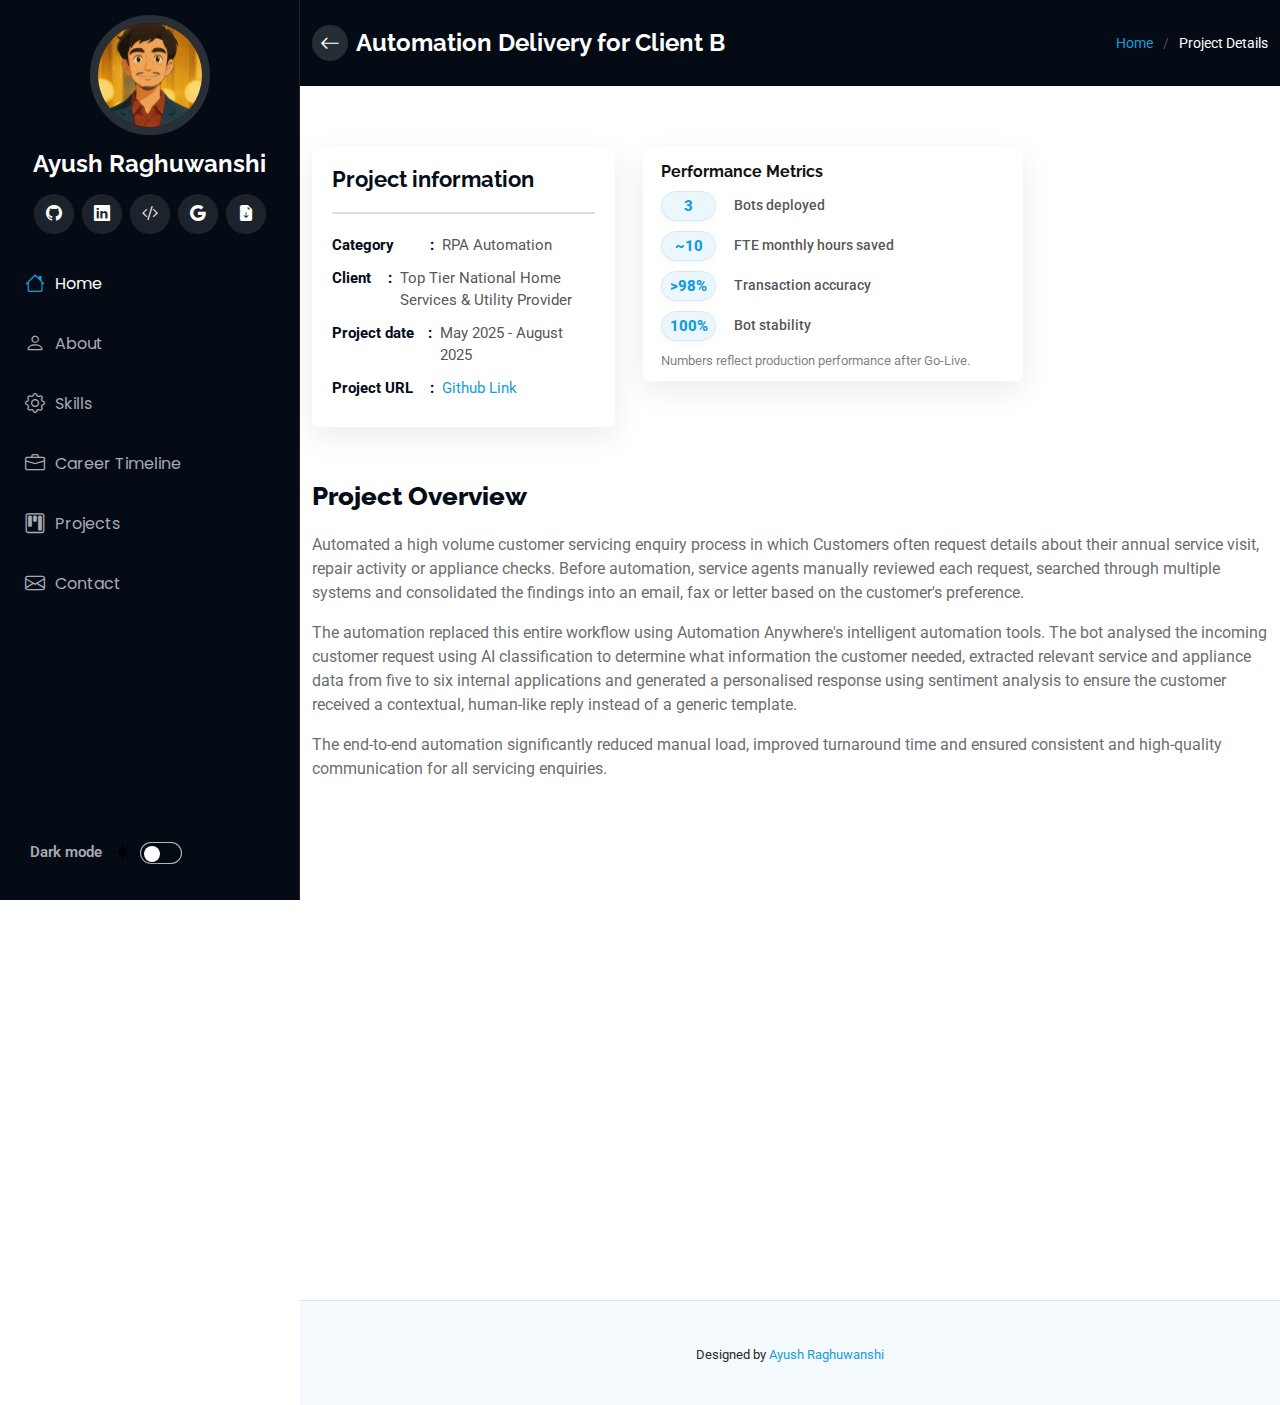
<file: portfolio-details-rpa-clientB.html>
<!DOCTYPE html>
<html lang="en">
  <head>
    <meta charset="utf-8" />
    <meta content="width=device-width, initial-scale=1.0" name="viewport" />
    <title>AA360 - RPA Project</title>
    <meta content="" name="description" />
    <meta content="" name="keywords" />

    <!-- Favicons -->
    <link href="assets/img/favicon.png" rel="icon" />
    <link href="assets/img/apple-touch-icon.png" rel="apple-touch-icon" />

    <!-- Fonts -->
    <link href="https://fonts.googleapis.com" rel="preconnect" />
    <link href="https://fonts.gstatic.com" rel="preconnect" crossorigin />
    <link
      href="https://fonts.googleapis.com/css2?family=Roboto:ital,wght@0,100;0,300;0,400;0,500;0,700;0,900;1,100;1,300;1,400;1,500;1,700;1,900&family=Poppins:ital,wght@0,100;0,200;0,300;0,400;0,500;0,600;0,700;0,800;0,900;1,100;1,200;1,300;1,400;1,500;1,600;1,700;1,800;1,900&family=Raleway:ital,wght@0,100;0,200;0,300;0,400;0,500;0,600;0,700;0,800;0,900;1,100;1,200;1,300;1,400;1,500;1,600;1,700;1,800;1,900&display=swap"
      rel="stylesheet"
    />

    <!-- Vendor CSS Files -->
    <link href="assets/libs/bootstrap/css/bootstrap.min.css" rel="stylesheet" />
    <link href="assets/libs/bootstrap-icons/bootstrap-icons.css" rel="stylesheet" />
    <link href="assets/libs/aos/aos.css" rel="stylesheet" />
    <link href="assets/libs/glightbox/css/glightbox.min.css" rel="stylesheet" />
    <link href="assets/libs/swiper/swiper-bundle.min.css" rel="stylesheet" />

    <!-- Main CSS File -->
    <link href="assets/css/main.css" rel="stylesheet" />

    <!-- =======================================================
  * Updated: Dec 06 2025
  ======================================================== -->
  </head>

  <body class="portfolio-details-page">
    <header id="header" class="header dark-background d-flex flex-column">
      <i class="header-toggle d-xl-none bi bi-list"></i>

      <div class="profile-img">
        <img src="assets/img/my-profile-img.jpg" alt="" class="img-fluid rounded-circle" />
      </div>

      <a href="index.html" class="logo d-flex align-items-center justify-content-center">
        <!-- Uncomment the line below if you also wish to use an image logo -->
        <!-- <img src="assets/img/logo.png" alt=""> -->
        <h1 class="sitename">Ayush Raghuwanshi</h1>
      </a>

      <div class="social-links text-center">
        <a href="https://github.com/iamayuu?tab=repositories" class="github" target="_blank" rel="noopener noreferrer" title="Visit my GitHub"
          ><i class="bi bi-github"></i
        ></a>
        <a href="https://www.linkedin.com/in/ayush-raghuwanshi1/" class="linkedin" target="_blank" rel="noopener noreferrer" title="Connect with me on LinkedIn"
          ><i class="bi bi-linkedin"></i
        ></a>
        <a href="https://leetcode.com/u/ayushraghuwanshi1/" class="leetcode" target="_blank" rel="noopener noreferrer" title="Open Leetcode profile"
          ><i class="bi bi-code-slash"></i
        ></a>
        <a
          href="https://www.skills.google/public_profiles/d67f2a6f-859b-44ed-b3b4-35bcb3239c0e"
          class="resume"
          target="_blank"
          rel="noopener noreferrer"
          title="Visit Google Cloud Skill Profile"
          ><i class="bi bi-google"></i
        ></a>
        <a
          href="https://drive.google.com/file/d/11t7AD0i5k7hZK_JecgBwFr2R308eF2iH/view?usp=sharing"
          class="resume"
          target="_blank"
          rel="noopener noreferrer"
          title="Download my Resume"
          ><i class="bi bi-file-earmark-arrow-down-fill"></i
        ></a>
      </div>

      <nav id="navmenu" class="navmenu">
        <ul>
          <li>
            <a href="index.html#hero" class="active"><i class="bi bi-house navicon"></i>Home</a>
          </li>
          <li>
            <a href="index.html#about"><i class="bi bi-person navicon"></i> About</a>
          </li>
          <li>
            <a href="index.html#skills"><i class="bi bi-gear navicon"></i> Skills</a>
          </li>
          <li>
            <a href="index.html#resume"><i class="bi bi-briefcase navicon"></i> Career Timeline</a>
          </li>
          <li>
            <a href="index.html#projects"><i class="bi bi-kanban navicon"></i> Projects</a>
          </li>
          <li>
            <a href="index.html#contact"><i class="bi bi-envelope navicon"></i> Contact</a>
          </li>
        </ul>
      </nav>
      <!-- Dark mode toggle -->
      <div id="theme-toggle-wrapper" class="theme-toggle-wrapper" aria-hidden="false">
        <div class="theme-toggle-inner">
          <span class="theme-toggle-label">Dark mode</span>
          <button id="theme-toggle" class="theme-switch" role="switch" aria-checked="false" aria-label="Toggle dark mode">
            <i id="theme-icon" class="bi bi-sun-fill" aria-hidden="true" style="margin-right: 8px; font-size: 18px"></i>
            <span class="switch-track" aria-hidden="true">
              <span class="switch-thumb" aria-hidden="true"></span>
            </span>
          </button>
        </div>
      </div>
    </header>

    <main class="main">
      <!-- Page Title -->
      <div class="page-title dark-background">
        <div class="container d-lg-flex justify-content-between align-items-center">
          <h1 class="mb-2 mb-lg-0 d-flex align-items-center gap-2">
            <a href="index.html#projects" class="back-btn" title="Back to Projects"><i class="bi bi-arrow-left"></i></a>
            Automation Delivery for Client B
          </h1>

          <nav class="breadcrumbs">
            <ol>
              <li><a href="index.html">Home</a></li>
              <li class="current">Project Details</li>
            </ol>
          </nav>
        </div>
      </div>
      <!-- End Page Title -->

      <!-- Portfolio Details Section -->
      <section id="portfolio-details" class="portfolio-details section">
        <div class="container" data-aos="fade-up" data-aos-delay="100">
          <div class="row gy-4">
            <div class="col-lg-9">
              <div class="project-meta">
                <div class="portfolio-info meta-card" data-aos="fade-up" data-aos-delay="200">
                  <h3>Project information</h3>
                  <ul class="info-aligned">
                    <li><span class="label">Category</span><span class="value">RPA Automation</span></li>
                    <li><span class="label">Client</span><span class="value">Top Tier National Home Services & Utility Provider</span></li>
                    <li><span class="label">Project date</span><span class="value">May 2025 - August 2025</span></li>
                    <li>
                      <span class="label">Project URL</span><span class="value"><a href="#" target="_blank" class="github-disabled">Github Link</a></span>
                    </li>
                  </ul>
                </div>

                <aside class="portfolio-stats meta-card" aria-label="Bot deployment and outcomes" data-aos="fade-up" data-aos-delay="220">
                  <h4 class="stats-title">Performance Metrics</h4>

                  <ul class="stats-list" role="list">
                    <li class="stat-item" role="listitem">
                      <span class="stat-number">3</span>
                      <span class="stat-label">Bots deployed</span>
                    </li>

                    <li class="stat-item" role="listitem">
                      <span class="stat-number">~10</span>
                      <span class="stat-label">FTE monthly hours saved</span>
                    </li>

                    <li class="stat-item" role="listitem">
                      <span class="stat-number">&gt;98%</span>
                      <span class="stat-label">Transaction accuracy</span>
                    </li>

                    <li class="stat-item" role="listitem">
                      <span class="stat-number">100%</span>
                      <span class="stat-label">Bot stability</span>
                    </li>
                  </ul>
                  <p class="stats-note">Numbers reflect production performance after Go-Live.</p>
                </aside>
              </div>
              <!-- /.project-meta -->
            </div>

            <div class="col-lg-12">
              <div class="portfolio-description" data-aos="fade-up" data-aos-delay="300">
                <h2>Project Overview</h2>
                <p>
                  Automated a high volume customer servicing enquiry process in which Customers often request details about their annual service visit, repair activity or
                  appliance checks. Before automation, service agents manually reviewed each request, searched through multiple systems and consolidated the findings into
                  an email, fax or letter based on the customer's preference.
                </p>
                <p>
                  The automation replaced this entire workflow using Automation Anywhere's intelligent automation tools. The bot analysed the incoming customer request
                  using AI classification to determine what information the customer needed, extracted relevant service and appliance data from five to six internal
                  applications and generated a personalised response using sentiment analysis to ensure the customer received a contextual, human-like reply instead of a
                  generic template.
                </p>
                <p>
                  The end-to-end automation significantly reduced manual load, improved turnaround time and ensured consistent and high-quality communication for all
                  servicing enquiries.
                </p>
              </div>

              <div class="portfolio-description" data-aos="fade-up" data-aos-delay="300">
                <div class="features-tech-grid">
                  <div class="features-list">
                    <h2>Key Contributions</h2>
                    <ul>
                      <li>Automated customer Annual Servicing Enquiry process handling requests for appliance repair and servicing details.</li>
                      <li>Used Automation Anywhere's AI modules to classify customer intent and understand what information was required.</li>
                      <li>Integrated with 5 to 6 internal applications to fetch service history, appliance details, engineer notes and related data.</li>
                      <li>Implemented sentiment-based response generation to create personalised letters, emails or fax outputs based on customer tone.</li>
                    </ul>
                  </div>

                  <div class="tech-stack" aria-label="Tech stack">
                    <h2>Tech Stack</h2>
                    <div class="tech-chips">
                      <span class="tech-chip">AA360</span>
                      <span class="tech-chip">REST APIs</span>
                      <span class="tech-chip">AI Intent Classification</span>
                      <span class="tech-chip">Sentiment Analysis</span>
                      <span class="tech-chip">Microsoft Workspace</span>
                      <span class="tech-chip">Web Automation</span>
                    </div>
                  </div>
                </div>
              </div>
              <div class="portfolio-description" data-aos="fade-up" data-aos-delay="300">
                <h2 class="mt-4">Achievements</h2>
                <ul class="pd-features">
                  <li>The automation was acknowledged in an internal delivery announcement for its accuracy, stability and measurable savings.</li>
                  <li>I was appreciated as a significant improvement to both operational efficiency and customer experience.</li>
                </ul>
              </div>
            </div>
          </div>
        </div>
      </section>
      <!-- /Portfolio Details Section -->
    </main>

    <footer id="footer" class="footer position-relative light-background">
      <div class="container">
        <div class="credits">
          Designed by
          <a href="https://github.com/iamayuu" target="_blank" rel="noopener noreferrer">Ayush Raghuwanshi</a>
        </div>
      </div>
    </footer>

    <!-- Scroll Top -->
    <a href="#" id="scroll-top" class="scroll-top d-flex align-items-center justify-content-center"><i class="bi bi-arrow-up-short"></i></a>

    <!-- Preloader -->
    <div id="preloader"></div>

    <!-- Vendor JS Files -->
    <script src="assets/libs/bootstrap/js/bootstrap.bundle.min.js"></script>
    <script src="assets/libs/php-email-form/validate.js"></script>
    <script src="assets/libs/aos/aos.js"></script>
    <script src="assets/libs/typed.js/typed.umd.js"></script>
    <script src="assets/libs/purecounter/purecounter_vanilla.js"></script>
    <script src="assets/libs/waypoints/noframework.waypoints.js"></script>
    <script src="assets/libs/glightbox/js/glightbox.min.js"></script>
    <script src="assets/libs/imagesloaded/imagesloaded.pkgd.min.js"></script>
    <script src="assets/libs/isotope-layout/isotope.pkgd.min.js"></script>
    <script src="assets/libs/swiper/swiper-bundle.min.js"></script>

    <!-- Main JS File -->
    <script src="assets/js/main.js"></script>
    <script>
      document.addEventListener("DOMContentLoaded", () => {
        const disabledLinks = document.querySelectorAll(".github-disabled");

        disabledLinks.forEach((link) => {
          link.addEventListener("click", (e) => {
            e.preventDefault();

            // small popup alert
            alert("GitHub link not available for this project");
          });
        });
      });
    </script>
  </body>
</html>
</file>
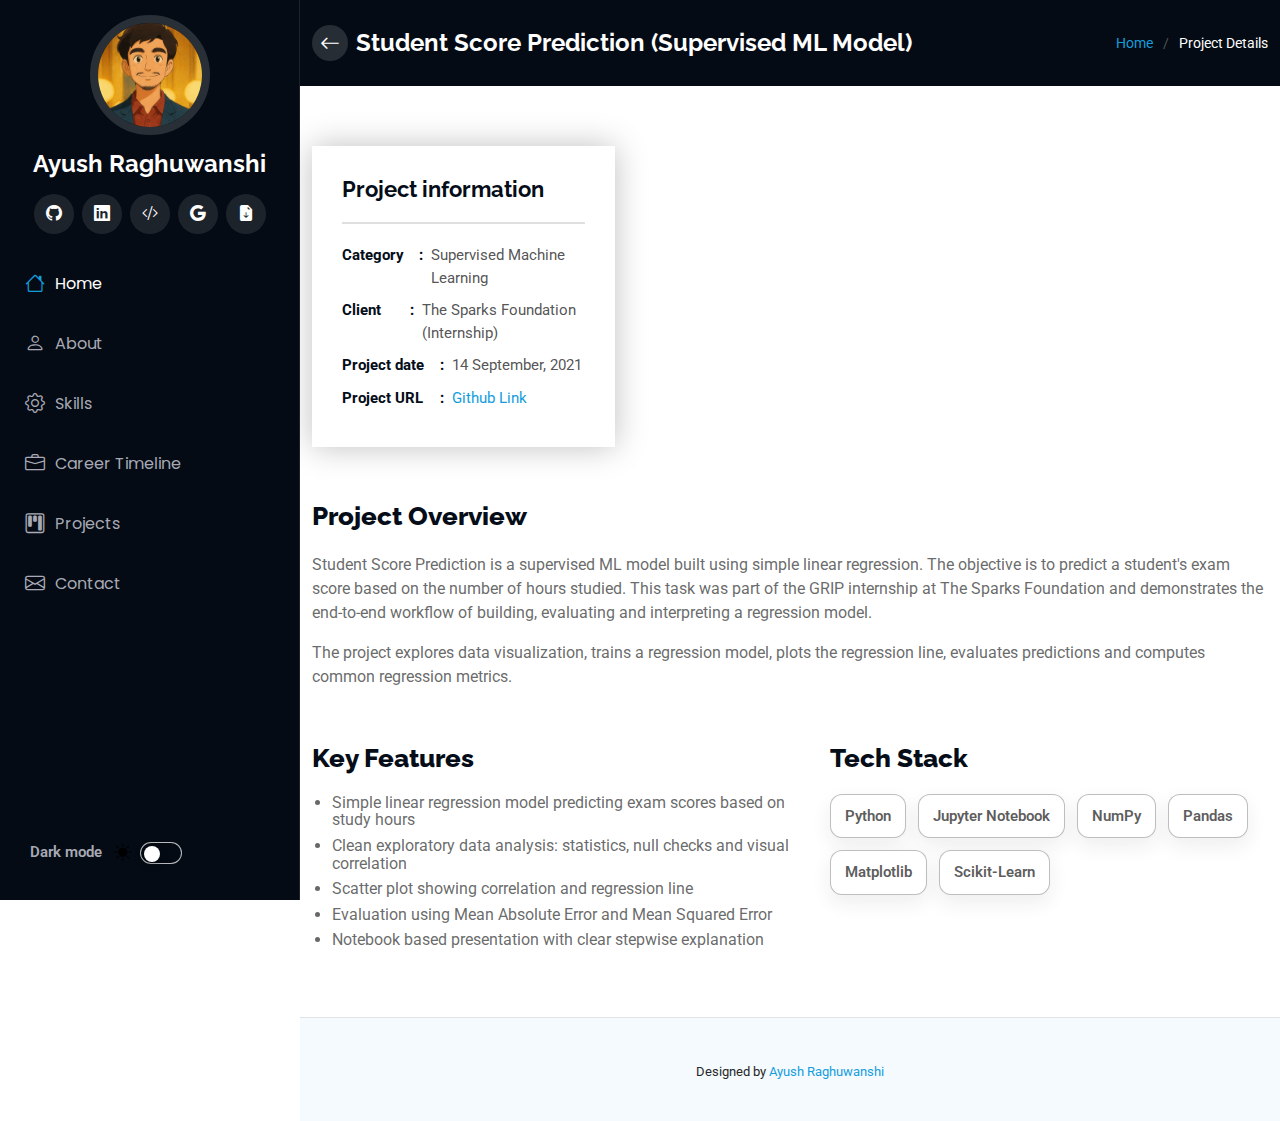
<file: portfolio-details-tsf-Project.html>
<!DOCTYPE html>
<html lang="en">
  <head>
    <meta charset="utf-8" />
    <meta content="width=device-width, initial-scale=1.0" name="viewport" />
    <title>Student Score Prediction</title>
    <meta content="" name="description" />
    <meta content="" name="keywords" />

    <!-- Favicons -->
    <link href="assets/img/favicon.png" rel="icon" />
    <link href="assets/img/apple-touch-icon.png" rel="apple-touch-icon" />

    <!-- Fonts -->
    <link href="https://fonts.googleapis.com" rel="preconnect" />
    <link href="https://fonts.gstatic.com" rel="preconnect" crossorigin />
    <link
      href="https://fonts.googleapis.com/css2?family=Roboto:ital,wght@0,100;0,300;0,400;0,500;0,700;0,900;1,100;1,300;1,400;1,500;1,700;1,900&family=Poppins:ital,wght@0,100;0,200;0,300;0,400;0,500;0,600;0,700;0,800;0,900;1,100;1,200;1,300;1,400;1,500;1,600;1,700;1,800;1,900&family=Raleway:ital,wght@0,100;0,200;0,300;0,400;0,500;0,600;0,700;0,800;0,900;1,100;1,200;1,300;1,400;1,500;1,600;1,700;1,800;1,900&display=swap"
      rel="stylesheet"
    />

    <!-- Vendor CSS Files -->
    <link href="assets/libs/bootstrap/css/bootstrap.min.css" rel="stylesheet" />
    <link href="assets/libs/bootstrap-icons/bootstrap-icons.css" rel="stylesheet" />
    <link href="assets/libs/aos/aos.css" rel="stylesheet" />
    <link href="assets/libs/glightbox/css/glightbox.min.css" rel="stylesheet" />
    <link href="assets/libs/swiper/swiper-bundle.min.css" rel="stylesheet" />

    <!-- Main CSS File -->
    <link href="assets/css/main.css" rel="stylesheet" />

    <!-- =======================================================
  * Updated: Dec 05 2025
  ======================================================== -->
  </head>

  <body class="portfolio-details-page">
    <header id="header" class="header dark-background d-flex flex-column">
      <i class="header-toggle d-xl-none bi bi-list"></i>

      <div class="profile-img">
        <img src="assets/img/my-profile-img.jpg" alt="" class="img-fluid rounded-circle" />
      </div>

      <a href="index.html" class="logo d-flex align-items-center justify-content-center">
        <!-- Uncomment the line below if you also wish to use an image logo -->
        <!-- <img src="assets/img/logo.png" alt=""> -->
        <h1 class="sitename">Ayush Raghuwanshi</h1>
      </a>

      <div class="social-links text-center">
        <a href="https://github.com/iamayuu#-hi-im-ayush-raghuwanshi" class="github" target="_blank" rel="noopener noreferrer" title="Visit my GitHub"
          ><i class="bi bi-github"></i
        ></a>
        <a href="https://www.linkedin.com/in/ayush-raghuwanshi1/" class="linkedin" target="_blank" rel="noopener noreferrer" title="Connect with me on LinkedIn"
          ><i class="bi bi-linkedin"></i
        ></a>
        <a href="https://leetcode.com/u/ayushraghuwanshi1/" class="leetcode" target="_blank" rel="noopener noreferrer" title="Open Leetcode profile"
          ><i class="bi bi-code-slash"></i
        ></a>
        <a
          href="https://www.skills.google/public_profiles/d67f2a6f-859b-44ed-b3b4-35bcb3239c0e"
          class="resume"
          target="_blank"
          rel="noopener noreferrer"
          title="Visit Google Cloud Skill Profile"
          ><i class="bi bi-google"></i
        ></a>
        <a
          href="https://drive.google.com/file/d/11t7AD0i5k7hZK_JecgBwFr2R308eF2iH/view?usp=sharing"
          class="resume"
          target="_blank"
          rel="noopener noreferrer"
          title="Download my Resume"
          ><i class="bi bi-file-earmark-arrow-down-fill"></i
        ></a>
      </div>

      <nav id="navmenu" class="navmenu">
        <ul>
          <li>
            <a href="index.html#hero" class="active"><i class="bi bi-house navicon"></i>Home</a>
          </li>
          <li>
            <a href="index.html#about"><i class="bi bi-person navicon"></i> About</a>
          </li>
          <li>
            <a href="index.html#skills"><i class="bi bi-gear navicon"></i> Skills</a>
          </li>
          <li>
            <a href="index.html#resume"><i class="bi bi-briefcase navicon"></i> Career Timeline</a>
          </li>
          <li>
            <a href="index.html#projects"><i class="bi bi-kanban navicon"></i> Projects</a>
          </li>
          <li>
            <a href="index.html#contact"><i class="bi bi-envelope navicon"></i> Contact</a>
          </li>
        </ul>
      </nav>
      <!-- Dark mode toggle -->
      <div id="theme-toggle-wrapper" class="theme-toggle-wrapper" aria-hidden="false">
        <div class="theme-toggle-inner">
          <span class="theme-toggle-label">Dark mode</span>
          <button id="theme-toggle" class="theme-switch" role="switch" aria-checked="false" aria-label="Toggle dark mode">
            <i id="theme-icon" class="bi bi-sun-fill" aria-hidden="true" style="margin-right: 8px; font-size: 18px"></i>
            <span class="switch-track" aria-hidden="true">
              <span class="switch-thumb" aria-hidden="true"></span>
            </span>
          </button>
        </div>
      </div>
    </header>

    <main class="main">
      <!-- Page Title -->
      <div class="page-title dark-background">
        <div class="container d-lg-flex justify-content-between align-items-center">
          <h1 class="mb-2 mb-lg-0 d-flex align-items-center gap-2">
            <a href="index.html#projects" class="back-btn" title="Back to Projects"><i class="bi bi-arrow-left"></i></a>
            Student Score Prediction (Supervised ML Model)
          </h1>

          <nav class="breadcrumbs">
            <ol>
              <li><a href="index.html">Home</a></li>
              <li class="current">Project Details</li>
            </ol>
          </nav>
        </div>
      </div>
      <!-- End Page Title -->

      <!-- Portfolio Details Section -->
      <section id="portfolio-details" class="portfolio-details section">
        <div class="container" data-aos="fade-up" data-aos-delay="100">
          <div class="row gy-4">
            <div class="col-lg-4">
              <div class="portfolio-info" data-aos="fade-up" data-aos-delay="200">
                <h3>Project information</h3>
                <ul class="info-aligned">
                  <li><span class="label">Category</span><span class="value">Supervised Machine Learning</span></li>
                  <li><span class="label">Client</span><span class="value">The Sparks Foundation (Internship)</span></li>
                  <li><span class="label">Project date</span><span class="value">14 September, 2021</span></li>
                  <li>
                    <span class="label">Project URL</span
                    ><span class="value"><a href="https://github.com/iamayuu/THE-TSF-SPARK-FOUNDATION" target="_blank">Github Link</a></span>
                  </li>
                </ul>
              </div>
            </div>

            <div class="col-lg-12">
              <div class="portfolio-description" data-aos="fade-up" data-aos-delay="300">
                <h2>Project Overview</h2>
                <p>
                  Student Score Prediction is a supervised ML model built using simple linear regression. The objective is to predict a student's exam score based on the
                  number of hours studied. This task was part of the GRIP internship at The Sparks Foundation and demonstrates the end-to-end workflow of building,
                  evaluating and interpreting a regression model.
                </p>

                <p>
                  The project explores data visualization, trains a regression model, plots the regression line, evaluates predictions and computes common regression
                  metrics.
                </p>
              </div>
              <div class="portfolio-description" data-aos="fade-up" data-aos-delay="300">
                <div class="features-tech-grid">
                  <div class="features-list">
                    <h2>Key Features</h2>
                    <ul>
                      <li>Simple linear regression model predicting exam scores based on study hours</li>
                      <li>Clean exploratory data analysis: statistics, null checks and visual correlation</li>
                      <li>Scatter plot showing correlation and regression line</li>
                      <li>Evaluation using Mean Absolute Error and Mean Squared Error</li>
                      <li>Notebook based presentation with clear stepwise explanation</li>
                    </ul>
                  </div>

                  <div class="tech-stack" aria-label="Tech stack">
                    <h2>Tech Stack</h2>
                    <div class="tech-chips">
                      <span class="tech-chip">Python</span>
                      <span class="tech-chip">Jupyter Notebook</span>
                      <span class="tech-chip">NumPy</span>
                      <span class="tech-chip">Pandas</span>
                      <span class="tech-chip">Matplotlib</span>
                      <span class="tech-chip">Scikit-Learn</span>
                    </div>
                  </div>
                </div>
              </div>
            </div>
          </div>
        </div>
      </section>
      <!-- /Portfolio Details Section -->
    </main>

    <footer id="footer" class="footer position-relative light-background">
      <div class="container">
        <div class="credits">
          Designed by
          <a href="https://github.com/iamayuu" target="_blank" rel="noopener noreferrer">Ayush Raghuwanshi</a>
        </div>
      </div>
    </footer>

    <!-- Scroll Top -->
    <a href="#" id="scroll-top" class="scroll-top d-flex align-items-center justify-content-center"><i class="bi bi-arrow-up-short"></i></a>

    <!-- Preloader -->
    <div id="preloader"></div>

    <!-- Vendor JS Files -->
    <script src="assets/libs/bootstrap/js/bootstrap.bundle.min.js"></script>
    <script src="assets/libs/php-email-form/validate.js"></script>
    <script src="assets/libs/aos/aos.js"></script>
    <script src="assets/libs/typed.js/typed.umd.js"></script>
    <script src="assets/libs/purecounter/purecounter_vanilla.js"></script>
    <script src="assets/libs/waypoints/noframework.waypoints.js"></script>
    <script src="assets/libs/glightbox/js/glightbox.min.js"></script>
    <script src="assets/libs/imagesloaded/imagesloaded.pkgd.min.js"></script>
    <script src="assets/libs/isotope-layout/isotope.pkgd.min.js"></script>
    <script src="assets/libs/swiper/swiper-bundle.min.js"></script>

    <!-- Main JS File -->
    <script src="assets/js/main.js"></script>
  </body>
</html>
</file>
<file: assets/css/main.css>
:root {
  --default-font: "Roboto", system-ui, -apple-system, "Segoe UI", Roboto, "Helvetica Neue", Arial, "Noto Sans", "Liberation Sans", sans-serif, "Apple Color Emoji",
    "Segoe UI Emoji", "Segoe UI Symbol", "Noto Color Emoji";
  --heading-font: "Raleway", sans-serif;
  --nav-font: "Poppins", sans-serif;
}

:root {
  --background-color: #ffffff;
  --default-color: #272829;
  --heading-color: #050d18;
  --accent-color: #149ddd;
  --surface-color: #ffffff;
  --contrast-color: #ffffff;
}

:root {
  --nav-color: #a8a9b4;
  --nav-hover-color: #ffffff;
  --nav-mobile-background-color: #040b14;
  --nav-dropdown-background-color: #040b14;
  --nav-dropdown-color: #a8a9b4;
  --nav-dropdown-hover-color: #ffffff;
}

.light-background {
  --background-color: #f4fafd;
  --surface-color: #ffffff;
}

.dark-background {
  --background-color: #040b14;
  --default-color: #ffffff;
  --heading-color: #ffffff;
  --surface-color: #151f2b;
  --contrast-color: #ffffff;
}

:root {
  scroll-behavior: smooth;
}

body {
  color: var(--default-color);
  background-color: var(--background-color);
  font-family: var(--default-font);
}

a {
  color: var(--accent-color);
  text-decoration: none;
  transition: 0.3s;
}

a:hover {
  color: color-mix(in srgb, var(--accent-color), transparent 25%);
  text-decoration: none;
}

h1,
h2,
h3,
h4,
h5,
h6 {
  color: var(--heading-color);
  font-family: var(--heading-font);
}

.php-email-form .error-message {
  display: none;
  background: #df1529;
  color: #ffffff;
  text-align: left;
  padding: 15px;
  margin-bottom: 24px;
  font-weight: 600;
}

.php-email-form .sent-message {
  display: none;
  color: #ffffff;
  background: #059652;
  text-align: center;
  padding: 15px;
  margin-bottom: 24px;
  font-weight: 600;
}

.php-email-form .loading {
  display: none;
  background: var(--surface-color);
  text-align: center;
  padding: 15px;
  margin-bottom: 24px;
}

.php-email-form .loading:before {
  content: "";
  display: inline-block;
  border-radius: 50%;
  width: 24px;
  height: 24px;
  margin: 0 10px -6px 0;
  border: 3px solid var(--accent-color);
  border-top-color: var(--surface-color);
  animation: php-email-form-loading 1s linear infinite;
}

@keyframes php-email-form-loading {
  0% {
    transform: rotate(0deg);
  }

  100% {
    transform: rotate(360deg);
  }
}

.header {
  color: var(--default-color);
  background-color: var(--background-color);
  position: fixed;
  top: 0;
  left: 0;
  bottom: 0;
  padding: 0 15px;
  width: 300px;
  transition: all ease-in-out 0.3s;
  overflow-y: auto;
  z-index: 997;
  border-right: 1px solid color-mix(in srgb, var(--default-color), transparent 90%);
}

.header .profile-img img {
  margin: 15px auto;
  display: block;
  width: 120px;
  border: 8px solid color-mix(in srgb, var(--default-color), transparent 85%);
}

.header .logo {
  line-height: 1;
  margin-bottom: 15px;
}

.header .logo img {
  max-height: 32px;
  margin-right: 8px;
}

.header .logo h1 {
  font-size: 24px;
  margin: 0;
  font-weight: 700;
  color: var(--heading-color);
}

.header .social-links {
  margin: 0 0 20px 0;
}

.header .social-links a {
  font-size: 16px;
  display: inline-flex;
  align-items: center;
  justify-content: center;
  background: color-mix(in srgb, var(--default-color), transparent 90%);
  color: var(--default-color);
  margin: 0 2px;
  border-radius: 50%;
  text-align: center;
  width: 40px;
  height: 40px;
  transition: 0.3s;
}

.header .social-links a:hover {
  color: var(--contrast-color);
  background: var(--accent-color);
}

@media (min-width: 1200px) {
  .header ~ main,
  .header ~ #footer {
    margin-left: 300px;
  }
}

@media (max-width: 1199px) {
  .header {
    left: -100%;
  }
}

.header.header-show {
  left: 0;
}

.header .header-toggle {
  color: var(--contrast-color);
  background-color: var(--accent-color);
  font-size: 22px;
  display: flex;
  align-items: center;
  justify-content: center;
  width: 40px;
  height: 40px;
  border-radius: 50%;
  cursor: pointer;
  position: fixed;
  top: 15px;
  right: 15px;
  z-index: 9999;
  transition: background-color 0.3s;
}

.header .header-toggle:hover {
  color: var(--contrast-color);
  background-color: color-mix(in srgb, var(--accent-color) 90%, white 15%);
}

.mobile-nav-toggle {
  display: none;
}

.navmenu {
  padding: 0;
  z-index: 9997;
}

.navmenu ul {
  list-style: none;
  padding: 0 0 20px 0;
  margin: 0;
}

.navmenu a,
.navmenu a:focus {
  color: var(--nav-color);
  padding: 15px 10px;
  font-family: var(--nav-font);
  font-size: 16px;
  font-weight: 400;
  display: flex;
  align-items: center;
  white-space: nowrap;
  transition: 0.3s;
  width: 100%;
}

.navmenu a .navicon,
.navmenu a:focus .navicon {
  font-size: 20px;
  margin-right: 10px;
}

.navmenu a .toggle-dropdown,
.navmenu a:focus .toggle-dropdown {
  font-size: 12px;
  line-height: 0;
  margin-left: auto;
  width: 30px;
  height: 30px;
  display: flex;
  align-items: center;
  justify-content: center;
  border-radius: 50%;
  transition: 0.3s;
  flex-shrink: 0;
  background-color: color-mix(in srgb, var(--accent-color), transparent 90%);
}

.navmenu a .toggle-dropdown:hover,
.navmenu a:focus .toggle-dropdown:hover {
  background-color: var(--accent-color);
  color: var(--contrast-color);
}

.navmenu a:hover,
.navmenu .active,
.navmenu .active:focus {
  color: var(--nav-hover-color);
}

.navmenu a:hover .navicon,
.navmenu .active .navicon,
.navmenu .active:focus .navicon {
  color: var(--accent-color);
}

.navmenu .active .toggle-dropdown,
.navmenu .active:focus .toggle-dropdown {
  background-color: var(--accent-color);
  color: var(--contrast-color);
  transform: rotate(180deg);
}

.navmenu .dropdown {
  display: block;
}

.navmenu .dropdown a,
.navmenu .dropdown a:focus {
  color: --nav-dropdown-color;
}

.navmenu .dropdown a:hover,
.navmenu .dropdown .active,
.navmenu .dropdown .active:focus {
  color: var(--nav-dropdown-hover-color);
}

.navmenu .dropdown ul {
  position: static;
  display: none;
  z-index: 99;
  padding: 5px 10px;
  margin: 5px 10px;
  background-color: var(--nav-dropdown-background-color);
  border: 1px solid color-mix(in srgb, var(--default-color), transparent 90%);
  box-shadow: none;
  transition: all 0.5s ease-in-out;
}

.navmenu .dropdown ul ul {
  background-color: rgba(33, 37, 41, 0.1);
}

.navmenu .dropdown > .dropdown-active {
  display: block;
  background-color: rgba(33, 37, 41, 0.03);
}

.footer {
  color: var(--default-color);
  background-color: var(--background-color);
  font-size: 14px;
  padding: 40px 0;
  position: relative;
  border-top: 1px solid color-mix(in srgb, var(--default-color), transparent 90%);
}

.footer .copyright p {
  margin-bottom: 0;
}

.footer .credits {
  margin-top: 4px;
  font-size: 13px;
  text-align: center;
}

#preloader {
  position: fixed;
  inset: 0;
  z-index: 999999;
  overflow: hidden;
  background: var(--background-color);
  transition: all 0.6s ease-out;
}

#preloader:before {
  content: "";
  position: fixed;
  top: calc(50% - 30px);
  left: calc(50% - 30px);
  border: 6px solid #ffffff;
  border-color: var(--accent-color) transparent var(--accent-color) transparent;
  border-radius: 50%;
  width: 60px;
  height: 60px;
  animation: animate-preloader 1.5s linear infinite;
}

@keyframes animate-preloader {
  0% {
    transform: rotate(0deg);
  }

  100% {
    transform: rotate(360deg);
  }
}

.scroll-top {
  position: fixed;
  visibility: hidden;
  opacity: 0;
  right: 15px;
  bottom: -15px;
  z-index: 99999;
  background-color: var(--accent-color);
  width: 44px;
  height: 44px;
  border-radius: 50px;
  transition: all 0.4s;
}

.scroll-top i {
  font-size: 24px;
  color: var(--contrast-color);
  line-height: 0;
}

.scroll-top:hover {
  background-color: color-mix(in srgb, var(--accent-color), transparent 20%);
  color: var(--contrast-color);
}

.scroll-top.active {
  visibility: visible;
  opacity: 1;
  bottom: 15px;
}

@media screen and (max-width: 768px) {
  [data-aos-delay] {
    transition-delay: 0 !important;
  }
}

.page-title {
  color: var(--default-color);
  background-color: var(--background-color);
  padding: 25px 0;
  position: relative;
}

.page-title h1 {
  font-size: 24px;
  font-weight: 700;
}

.page-title .breadcrumbs ol {
  display: flex;
  flex-wrap: wrap;
  list-style: none;
  padding: 0;
  margin: 0;
  font-size: 14px;
  font-weight: 400;
}

.page-title .breadcrumbs ol li + li {
  padding-left: 10px;
}

.page-title .breadcrumbs ol li + li::before {
  content: "/";
  display: inline-block;
  padding-right: 10px;
  color: color-mix(in srgb, var(--default-color), transparent 70%);
}

section,
.section {
  color: var(--default-color);
  background-color: var(--background-color);
  padding: 60px 0;
  overflow: clip;
}

.section-title {
  padding-bottom: 60px;
  position: relative;
}

.section-title h2 {
  font-size: 32px;
  font-weight: 700;
  margin-bottom: 20px;
  padding-bottom: 20px;
  position: relative;
}

.section-title h2:after {
  content: "";
  position: absolute;
  display: block;
  width: 50px;
  height: 3px;
  background: var(--accent-color);
  left: 0;
  bottom: 0;
}

.section-title p {
  margin-bottom: 0;
}

.hero {
  width: 100%;
  min-height: 100vh;
  position: relative;
  padding: 80px 0;
  display: flex;
  align-items: center;
  justify-content: center;
}

.hero img {
  position: absolute;
  inset: 0;
  display: block;
  width: 100%;
  height: 100%;
  object-fit: cover;
  z-index: 1;
}

.hero:before {
  content: "";
  background: color-mix(in srgb, var(--background-color), transparent 70%);
  position: absolute;
  inset: 0;
  z-index: 2;
}

.hero .container {
  position: relative;
  z-index: 3;
}

.hero h2 {
  margin: 0;
  font-size: 64px;
  font-weight: 700;
}

.hero p {
  margin: 5px 0 0 0;
  font-size: 26px;
}

.hero p span {
  letter-spacing: 1px;
  border-bottom: 2px solid var(--accent-color);
}

.hero .social-links {
  margin-top: 25px;
}

.hero .social-links a {
  font-size: 24px;
  display: inline-block;
  color: color-mix(in srgb, var(--default-color), transparent 50%);
  line-height: 1;
  margin-right: 20px;
  transition: 0.3s;
}

.hero .social-links a:hover {
  color: var(--accent-color);
}

@media (max-width: 768px) {
  .hero h2 {
    font-size: 32px;
  }

  .hero p {
    font-size: 20px;
  }
}

.about .content h2 {
  font-weight: 700;
  font-size: 24px;
}

.about .content ul {
  list-style: none;
  padding: 0;
}

.about .content ul li {
  margin-bottom: 20px;
  display: flex;
  align-items: center;
}

.about .content ul strong {
  margin-right: 10px;
}

.about .content ul i {
  font-size: 16px;
  margin-right: 5px;
  color: var(--accent-color);
  line-height: 0;
}

.stats .stats-item {
  padding: 30px;
  width: 100%;
}

.stats .stats-item i {
  color: var(--accent-color);
  display: block;
  font-size: 44px;
  float: left;
  line-height: 0;
}

.stats .stats-item .purecounter {
  color: var(--heading-color);
  font-size: 48px;
  line-height: 40px;
  display: block;
  font-weight: 700;
  margin-left: 60px;
}

.stats .stats-item p {
  color: color-mix(in srgb, var(--default-color), transparent 40%);
  padding: 15px 0 0 0;
  margin: 0 0 0 60px;
  font-family: var(--heading-font);
  font-size: 14px;
}

.resume .resume-title {
  color: var(--heading-color);
  font-size: 26px;
  font-weight: 700;
  margin-top: 20px;
  margin-bottom: 20px;
}

.resume .resume-item {
  padding: 0 0 20px 20px;
  margin-top: -2px;
  border-left: 2px solid var(--accent-color);
  position: relative;
}

.resume .resume-item h4 {
  line-height: 18px;
  font-size: 18px;
  font-weight: 600;
  text-transform: uppercase;
  color: color-mix(in srgb, var(--default-color), transparent 20%);
  margin-bottom: 10px;
}

.resume .resume-item h5 {
  font-size: 16px;
  padding: 5px 15px;
  display: inline-block;
  font-weight: 600;
  margin-bottom: 10px;
}

.resume .resume-item ul {
  padding-left: 20px;
}

.resume .resume-item ul li {
  padding-bottom: 10px;
}

.resume .resume-item:last-child {
  padding-bottom: 0;
}

.resume .resume-item::before {
  content: "";
  position: absolute;
  width: 16px;
  height: 16px;
  border-radius: 50px;
  left: -9px;
  top: 0;
  background: var(--background-color);
  border: 2px solid var(--accent-color);
}

.portfolio .certificate-filters {
  padding: 0;
  margin: 0 auto 20px auto;
  list-style: none;
  text-align: center;
}

.portfolio .certificate-filters li {
  cursor: pointer;
  display: inline-block;
  padding: 0;
  font-size: 14px;
  font-weight: 400;
  margin: 0 10px;
  line-height: 1;
  text-transform: uppercase;
  margin-bottom: 10px;
  transition: all 0.3s ease-in-out;
}

.portfolio .certificate-filters li:hover,
.portfolio .certificate-filters li.filter-active {
  color: var(--accent-color);
  transform: translateY(-3px);
  transform: scale(1.05);
}

.portfolio .certificate-filters li:first-child {
  margin-left: 0;
}

.portfolio .certificate-filters li:last-child {
  margin-right: 0;
}

@media (max-width: 575px) {
  .portfolio .certificate-filters li {
    font-size: 14px;
    margin: 0 5px;
  }
}

.portfolio .portfolio-content {
  position: relative;
  overflow: hidden;
}

.portfolio .portfolio-content img {
  transition: 0.3s;
}

.portfolio .portfolio-content .portfolio-info {
  opacity: 0;
  position: absolute;
  inset: 0;
  z-index: 3;
  transition: all ease-in-out 0.3s;
  background: rgba(0, 0, 0, 0.6);
  padding: 15px;
}

.portfolio .portfolio-content .portfolio-info h4 {
  font-size: 14px;
  padding: 5px 10px;
  font-weight: 400;
  color: #ffffff;
  display: inline-block;
  background-color: var(--accent-color);
}

.portfolio .portfolio-content .portfolio-info p {
  position: absolute;
  bottom: 0px;
  text-align: center;
  display: inline-block;
  left: 0;
  right: 0;
  font-size: 16px;
  font-weight: 600;
  color: rgba(255, 255, 255, 0.8);
}

.portfolio .portfolio-content .portfolio-info .preview-link,
.portfolio .portfolio-content .portfolio-info .details-link {
  position: absolute;
  left: calc(50% - 50px);
  font-size: 26px;
  top: calc(50% - 14px);
  color: #fff;
  transition: 0.3s;
  line-height: 1.2;
}

.portfolio .portfolio-content .portfolio-info .preview-link:hover,
.portfolio .portfolio-content .portfolio-info .details-link:hover {
  color: var(--accent-color);
}

.portfolio .portfolio-content .portfolio-info .details-link {
  left: calc(50% + 0px);
  top: calc(50% - 16px);
  font-size: 34px;
  line-height: 0;
}

.portfolio .portfolio-content:hover .portfolio-info {
  opacity: 1;
}

.portfolio .portfolio-content:hover img {
  transform: scale(1.1);
}

.services .service-item {
  position: relative;
}

.services .service-item .icon {
  background: var(--accent-color);
  display: flex;
  align-items: center;
  justify-content: center;
  width: 54px;
  height: 54px;
  border-radius: 50%;
  transition: 0.5s;
  border: 1px solid var(--accent-color);
  margin-right: 20px;
}

.services .service-item .icon i {
  color: var(--contrast-color);
  font-size: 24px;
  line-height: 0;
}

.services .service-item:hover .icon {
  background: var(--surface-color);
}

.services .service-item:hover .icon i {
  color: var(--accent-color);
}

.services .service-item .title {
  font-weight: 700;
  margin-bottom: 15px;
  font-size: 18px;
}

.services .service-item .title a {
  color: var(--heading-color);
}

.services .service-item .title a:hover {
  color: var(--accent-color);
}

.services .service-item .description {
  line-height: 24px;
  font-size: 14px;
}

.testimonials .testimonials-carousel,
.testimonials .testimonials-slider {
  overflow: hidden;
}

.testimonials .testimonial-item {
  box-sizing: content-box;
  text-align: center;
  min-height: 320px;
}

.testimonials .testimonial-item .testimonial-img {
  width: 90px;
  border-radius: 50%;
  margin: 0 auto;
}

.testimonials .testimonial-item h3 {
  font-size: 18px;
  font-weight: bold;
  margin: 10px 0 5px 0;
}

.testimonials .testimonial-item h4 {
  font-size: 14px;
  color: color-mix(in srgb, var(--default-color), transparent 20%);
  margin: 0;
}

.testimonials .testimonial-item .quote-icon-left,
.testimonials .testimonial-item .quote-icon-right {
  color: color-mix(in srgb, var(--accent-color), transparent 40%);
  font-size: 26px;
  line-height: 0;
}

.testimonials .testimonial-item .quote-icon-left {
  display: inline-block;
  left: -5px;
  position: relative;
}

.testimonials .testimonial-item .quote-icon-right {
  display: inline-block;
  right: -5px;
  position: relative;
  top: 10px;
  transform: scale(-1, -1);
}

.testimonials .testimonial-item p {
  font-style: italic;
  margin: 0 15px 15px 15px;
  padding: 20px;
  background-color: var(--surface-color);
  position: relative;
  margin-bottom: 35px;
  border-radius: 6px;
  box-shadow: 0px 2px 15px rgba(0, 0, 0, 0.1);
}

.testimonials .testimonial-item p::after {
  content: "";
  width: 0;
  height: 0;
  border-top: 20px solid var(--surface-color);
  border-right: 20px solid transparent;
  border-left: 20px solid transparent;
  position: absolute;
  bottom: -20px;
  left: calc(50% - 20px);
}

.testimonials .swiper-wrapper {
  height: auto;
}

.testimonials .swiper-pagination {
  margin-top: 40px;
  position: relative;
}

.testimonials .swiper-pagination .swiper-pagination-bullet {
  width: 12px;
  height: 12px;
  background-color: var(--background-color);
  opacity: 1;
  border: 1px solid var(--accent-color);
}

.testimonials .swiper-pagination .swiper-pagination-bullet-active {
  background-color: var(--accent-color);
}

.contact .info-wrap {
  background-color: var(--surface-color);
  box-shadow: 0px 0px 20px rgba(0, 0, 0, 0.1);
  padding: 30px;
}

@media (max-width: 575px) {
  .contact .info-wrap {
    padding: 20px;
  }
}

.contact .info-item {
  margin-bottom: 40px;
}

.contact .info-item i {
  font-size: 20px;
  color: var(--accent-color);
  background: color-mix(in srgb, var(--accent-color), transparent 92%);
  width: 44px;
  height: 44px;
  display: flex;
  justify-content: center;
  align-items: center;
  border-radius: 50px;
  transition: all 0.3s ease-in-out;
  margin-right: 15px;
}

.contact .info-item h3 {
  padding: 0;
  font-size: 18px;
  font-weight: 700;
  margin-bottom: 5px;
}

.contact .info-item p {
  padding: 0;
  margin-bottom: 0;
  font-size: 14px;
}

.contact .info-item:hover i {
  background: var(--accent-color);
  color: var(--contrast-color);
}

.contact .php-email-form {
  background-color: var(--surface-color);
  height: 100%;
  padding: 30px;
  box-shadow: 0px 0px 20px rgba(0, 0, 0, 0.1);
}

@media (max-width: 575px) {
  .contact .php-email-form {
    padding: 20px;
  }
}

.contact .php-email-form input[type="text"],
.contact .php-email-form input[type="email"],
.contact .php-email-form textarea {
  font-size: 14px;
  padding: 10px 15px;
  box-shadow: none;
  border-radius: 0;
  color: var(--default-color);
  background-color: var(--surface-color);
  border-color: color-mix(in srgb, var(--default-color), transparent 80%);
}

.contact .php-email-form input[type="text"]:focus,
.contact .php-email-form input[type="email"]:focus,
.contact .php-email-form textarea:focus {
  border-color: var(--accent-color);
}

.contact .php-email-form input[type="text"]::placeholder,
.contact .php-email-form input[type="email"]::placeholder,
.contact .php-email-form textarea::placeholder {
  color: color-mix(in srgb, var(--default-color), transparent 70%);
}

.contact .php-email-form button[type="submit"] {
  color: var(--contrast-color);
  background: var(--accent-color);
  border: 0;
  padding: 10px 30px;
  transition: 0.4s;
  border-radius: 50px;
}

.contact .php-email-form button[type="submit"]:hover {
  background: color-mix(in srgb, var(--accent-color), transparent 25%);
}

.portfolio-details .portfolio-details-slider img {
  width: 100%;
}

.portfolio-details .portfolio-details-slider .swiper-pagination {
  margin-top: 20px;
  position: relative;
}

.portfolio-details .portfolio-details-slider .swiper-pagination .swiper-pagination-bullet {
  width: 12px;
  height: 12px;
  background-color: color-mix(in srgb, var(--default-color), transparent 85%);
  opacity: 1;
}

.portfolio-details .portfolio-details-slider .swiper-pagination .swiper-pagination-bullet-active {
  background-color: var(--accent-color);
}

.portfolio-details .portfolio-info {
  padding: 30px;
  box-shadow: 0px 0 30px rgba(0, 0, 0, 0.25);
}

.portfolio-details .portfolio-info h3 {
  font-size: 22px;
  font-weight: 700;
  margin-bottom: 20px;
  padding-bottom: 20px;
  border-bottom: 2px solid color-mix(in srgb, var(--default-color), transparent 85%);
}

.portfolio-details .portfolio-info ul {
  list-style: none;
  padding: 0;
  font-size: 15px;
}

.portfolio-details .portfolio-info ul li + li {
  margin-top: 10px;
}

.portfolio-details .portfolio-description {
  padding-top: 30px;
}

.portfolio-details .portfolio-description h2 {
  font-size: 26px;
  font-weight: 800;
  margin-bottom: 20px;
}

.portfolio-details .portfolio-description p {
  padding: 0;
  color: color-mix(in srgb, var(--default-color), transparent 30%);
}

.service-details .services-list {
  padding: 10px 30px;
  border: 1px solid color-mix(in srgb, var(--default-color), transparent 90%);
  margin-bottom: 20px;
}

.service-details .services-list a {
  display: block;
  line-height: 1;
  padding: 8px 0 8px 15px;
  border-left: 3px solid color-mix(in srgb, var(--default-color), transparent 70%);
  margin: 20px 0;
  color: color-mix(in srgb, var(--default-color), transparent 20%);
  transition: 0.3s;
}

.service-details .services-list a.active {
  color: var(--heading-color);
  font-weight: 700;
  border-color: var(--accent-color);
}

.service-details .services-list a:hover {
  border-color: var(--accent-color);
}

.service-details .services-img {
  margin-bottom: 20px;
}

.service-details h3 {
  font-size: 26px;
  font-weight: 700;
}

.service-details h4 {
  font-size: 20px;
  font-weight: 700;
}

.service-details p {
  font-size: 15px;
}

.service-details ul {
  list-style: none;
  padding: 0;
  font-size: 15px;
}

.service-details ul li {
  padding: 5px 0;
  display: flex;
  align-items: center;
}

.service-details ul i {
  font-size: 20px;
  margin-right: 8px;
  color: var(--accent-color);
}

.skills .progress {
  position: relative;
  background: transparent !important;
  box-sizing: border-box;
  height: 20px;
  margin-bottom: 14px;
  padding: 0;
  border-radius: 12px;
}

.skills .progress::before {
  content: "";
  position: absolute;
  inset: 0;
  border: 1px solid rgba(0, 0, 0, 0.12);
  border-radius: 12px;
  pointer-events: none;
  background: transparent;
  box-sizing: border-box;
}

.skills .progress .progress-inner {
  display: block;
  position: absolute;
  inset: 2px;
  border-radius: 10px;
  overflow: hidden;
  box-sizing: border-box;
  background: rgba(0, 0, 0, 0.02);
}

.skills .progress .progress-inner .progress-bar {
  display: block;
  height: 100% !important;
  width: 0%;
  margin: 0;
  border-radius: 8px;
  background: linear-gradient(to right, rgba(13, 110, 253, 1), rgba(77, 163, 255, 0.95));
  transition: width 900ms cubic-bezier(0.22, 0.9, 0.35, 1);
  box-shadow: none;
  box-sizing: border-box;
}

.skills .progress::after {
  content: "";
  position: absolute;
  left: 10px;
  right: 10px;
  bottom: 6px;
  height: 2px;
  background: rgba(0, 0, 0, 0.03);
  pointer-events: none;
  border-radius: 2px;
}

@media (prefers-color-scheme: light) {
  .skills .progress::before {
    border-color: rgba(0, 0, 0, 0.12);
  }
  .skills .progress .progress-inner {
    background: rgba(0, 0, 0, 0.02);
  }
  .skills .progress::after {
    background: rgba(0, 0, 0, 0.04);
  }
}

.skills .progress .progress-bar {
  height: 100% !important;
  width: 0%;
  border-radius: 8px;
  background: linear-gradient(90deg, #007bff 0%, #009dff 40%, #00c3ff 100%);
  transition: width 900ms cubic-bezier(0.22, 0.9, 0.35, 1);
}

.skills .progress::before {
  content: "";
  position: absolute;
  inset: 0;
  border: 1px solid rgba(0, 0, 0, 0.3);
  border-radius: 12px;
  pointer-events: none;
  background: transparent;
}

.tech-chips .badge {
  display: inline-flex;
  align-items: center;
  justify-content: center;
  padding: 0.35rem 0.55rem;
  border-radius: 8px;
  cursor: pointer;
  user-select: none;

  -webkit-font-smoothing: antialiased;
  -moz-osx-font-smoothing: grayscale;
  backface-visibility: hidden;
  transform: translateZ(0);

  transition: transform 180ms cubic-bezier(0.2, 0.9, 0.3, 1), box-shadow 180ms cubic-bezier(0.2, 0.9, 0.3, 1);
}

.tech-chips .badge:hover,
.tech-chips .badge:focus {
  transform: translateZ(0) scale(1.13);
  box-shadow: 0 8px 24px rgba(3, 102, 214, 0.16);
  z-index: 2;
  outline: none;
  backface-visibility: hidden;
}

.tech-chips .badge:active {
  transform: translateZ(0) scale(1.03);
  box-shadow: 0 6px 16px rgba(3, 102, 214, 0.12);
}

.tech-chips .badge:focus-visible {
  box-shadow: 0 0 0 3px rgba(0, 123, 255, 0.15);
}

.tech-chips .badge:active {
  transform: scale(0.995);
  box-shadow: 0 4px 10px rgba(3, 102, 214, 0.09);
}

@media (prefers-reduced-motion: reduce) {
  .tech-chips .badge,
  .tech-chips .badge:hover,
  .tech-chips .badge:focus,
  .tech-chips .badge:active {
    transition: none !important;
    transform: none !important;
    box-shadow: none !important;
  }
}
.form-note {
  margin-top: 6px;
  font-size: 13px;
  font-style: italic;
  color: #666;
  text-align: center;
}
.sent-message {
  animation: fadeIn 0.35s ease-out;
}

@keyframes fadeIn {
  from {
    opacity: 0;
    transform: translateY(4px);
  }
  to {
    opacity: 1;
    transform: translateY(0);
  }
}

.email-line {
  display: inline-flex;
  align-items: center;
  gap: 8px;
  margin: 0;
  flex-wrap: nowrap;
}

.email-line #email-text {
  font-size: 15px;
  line-height: 1.2;
  color: inherit;
}

.copy-btn {
  display: inline-flex;
  align-items: center;
  justify-content: center;
  padding: 3px;
  margin-left: 0px;
  width: 24px;
  height: 24px;
  border: none;
  background: none;
  color: var(--accent-color);
  cursor: pointer;
  border-radius: 6px;
  transition: transform 160ms ease, color 160ms ease, background-color 160ms ease;
}

.copy-btn:hover {
  transform: translateY(-1px) scale(1.06);
  background-color: rgba(0, 0, 0, 0.03);
}
.copy-btn:focus {
  box-shadow: 0 0 0 4px rgba(0, 123, 255, 0.12);
  outline: none;
}

.copy-btn .icon {
  width: 18px;
  height: 18px;
  display: block;
}

.copy-btn.copied {
  color: #28a745;
  transform: scale(1.08);
}
.contact-subtext {
  font-size: 14px;
  line-height: 1.5;
  color: #555;
  margin-top: 1px;
  margin-bottom: 18px;
}
.tight-line {
  margin-top: -16px;
  margin-bottom: 10px;
}
.cert-icon {
  font-size: 18px;
  margin-left: 6px;
  color: var(--accent-color);
  transition: transform 0.2s ease;
  cursor: pointer;
}

.cert-icon:hover {
  transform: scale(1.15);
}

.back-btn {
  display: inline-flex;
  align-items: center;
  justify-content: center;
  width: 36px;
  height: 36px;
  font-size: 20px;
  color: #ffffff;
  background: rgba(255, 255, 255, 0.14);
  border-radius: 50%;
  text-decoration: none;
  transition: background-color 0.25s ease, transform 0.18s ease, color 0.25s ease;
}

.back-btn:hover {
  background: var(--accent-color);
  color: #fff;
  transform: translateX(-2px);
}

.dark-background .back-btn i {
  color: inherit;
}

.portfolio-details .portfolio-description ul li {
  line-height: 1.1;
  color: color-mix(in srgb, var(--default-color), transparent 30%);
  margin-bottom: 8px;
}

.features-tech-grid {
  display: flex;
  gap: 40px;
  align-items: flex-start;
  margin-top: 8px;
  align-content: start;
}

.features-tech-grid .features-list,
.features-tech-grid .tech-stack {
  flex: 0 0 50%;
  max-width: 50%;
  box-sizing: border-box;
  padding: 0;
}

.features-tech-grid .features-list ul {
  padding-left: 20px;
  margin: 0;
}
.features-tech-grid .features-list li {
  margin-bottom: 10px;
  color: color-mix(in srgb, var(--default-color), transparent 30%);
  line-height: 1.6;
}

.features-tech-grid .tech-stack h3 {
  font-size: 20px;
  font-weight: 700;
  margin: 0 0 12px 0;
  color: var(--heading-color);
}

.features-tech-grid .tech-chips {
  display: flex;
  flex-wrap: wrap;
  gap: 12px;
  align-items: flex-start;
  margin: 0;
  padding: 0;
}

.tech-chip {
  display: inline-block;
  padding: 8px 12px;
  border-radius: 12px;
  background: var(--surface-color);
  color: color-mix(in srgb, var(--default-color), transparent 25%);
  font-weight: 600;
  font-size: 14px;
  box-shadow: 0 8px 20px color-mix(in srgb, var(--default-color), transparent 92%);
  border: 1px solid color-mix(in srgb, var(--default-color), transparent 70%);
  white-space: nowrap;
}

@media (min-width: 1200px) {
  .tech-chip {
    padding: 10px 14px;
    font-size: 15px;
  }
}

@media (max-width: 768px) {
  .features-tech-grid {
    flex-direction: column;
    align-items: stretch;
    gap: 18px;
  }
  .features-tech-grid .tech-stack {
    order: 2;
    max-width: 100%;
    flex: 0 0 100%;
  }
  .features-tech-grid .features-list {
    order: 1;
    max-width: 100%;
    flex: 0 0 100%;
  }
  .tech-chip {
    margin: 0;
  }
}

.tech-chip {
  transition: transform 0.15s ease, box-shadow 0.15s ease, background-color 0.15s ease;
}

.tech-chip:hover {
  transform: translateY(-2px);
  background: color-mix(in srgb, var(--default-color), transparent 95%);
  box-shadow: 0 12px 24px color-mix(in srgb, var(--default-color), transparent 80%);
}

.portfolio-details .portfolio-info ul.info-aligned {
  list-style: none;
  margin: 0;
  padding: 0;
}

.portfolio-details .portfolio-info ul.info-aligned li {
  display: flex;
  gap: 10px;
  margin-bottom: 8px;
}

.portfolio-details .portfolio-info ul.info-aligned .label {
  width: 100px;
  font-weight: 700;
  color: var(--heading-color);
  position: relative;
}

.portfolio-details .portfolio-info ul.info-aligned .label::after {
  content: ":";
  position: absolute;
  right: -2px;
}

.portfolio-details .portfolio-info ul.info-aligned .value {
  color: color-mix(in srgb, var(--default-color), transparent 20%);
}

.project-meta {
  width: 100%;
  gap: 18px;
}

.meta-card {
  background: var(--card-bg, #fff);
  padding: 22px;
  border-radius: 6px;
  box-shadow: 0 10px 30px rgba(0, 0, 0, 0.08);
  box-sizing: border-box;
  flex: 1 1 0%;
}

.portfolio-stats .stats-title {
  font-size: 18px;
  font-weight: 700;
  margin: 0 0 12px 0;
  color: var(--text-color, #111);
}

.stats-list {
  list-style: none;
  margin: 0;
  padding: 0;
  display: grid;
  grid-template-columns: 1fr;
  gap: 12px;
}

.stat-item {
  display: flex;
  align-items: center;
  gap: 12px;
}

.stat-number {
  min-width: 72px;
  display: inline-flex;
  align-items: center;
  justify-content: center;
  font-size: 20px;
  font-weight: 800;
  color: var(--accent-color);
  background: color-mix(in srgb, var(--accent-color), white 92%);
  padding: 8px 12px;
  border-radius: 999px;
  border: 1px solid color-mix(in srgb, var(--accent-color), white 80%);
  box-shadow: 0 2px 6px rgba(0, 0, 0, 0.04);
}

.stat-label {
  color: color-mix(in srgb, var(--default-color), transparent 20%);
  font-size: 14px;
  font-weight: 600;
}

.stats-note {
  margin-top: 12px;
  font-size: 13px;
  color: color-mix(in srgb, var(--default-color), transparent 40%);
}

@media (max-width: 991px) {
  .project-meta {
    display: block;
  }
  .meta-card {
    margin-bottom: 14px;
  }
  .stat-number {
    min-width: 56px;
    font-size: 16px;
    padding: 6px 10px;
  }
}

@media (min-width: 992px) {
  .project-meta {
    display: flex;
    align-items: flex-start;
  }

  .portfolio-info.meta-card {
    flex: 1.4 1 0%;
  }
  .portfolio-stats.meta-card {
    flex: 0.9 1 0%;
    max-width: 260px;
  }
}

.project-meta {
  display: block;
  gap: 16px;
}

.project-meta .meta-card {
  background: var(--card-bg, #fff);
  padding: 20px;
  border-radius: 6px;
  box-shadow: 0 10px 30px rgba(0, 0, 0, 0.08);
  box-sizing: border-box;
}

.portfolio-stats .stats-title {
  font-size: 16px;
  font-weight: 700;
  margin: 0 0 10px;
}

.stats-list {
  list-style: none;
  margin: 0;
  padding: 0;
  display: grid;
  gap: 10px;
}

.stat-item {
  display: flex;
  align-items: center;
  gap: 10px;
}

.stat-number {
  min-width: 48px;
  height: 36px;
  display: inline-flex;
  align-items: center;
  justify-content: center;
  font-size: 15px;
  font-weight: 800;
  color: var(--accent-color);
  background: color-mix(in srgb, var(--accent-color), white 92%);
  padding: 6px 8px;
  border-radius: 999px;
  border: 1px solid color-mix(in srgb, var(--accent-color), white 80%);
  box-shadow: 0 2px 6px rgba(0, 0, 0, 0.04);
}

.stat-label {
  color: color-mix(in srgb, var(--default-color), transparent 20%);
  font-size: 14px;
  font-weight: 600;
}

.stats-note {
  margin-top: 10px;
  font-size: 13px;
  color: color-mix(in srgb, var(--default-color), transparent 40%);
}

@media (min-width: 992px) {
  .project-meta {
    display: flex;
    align-items: flex-start;
  }

  .project-meta .portfolio-info.meta-card {
    flex: 1.5 1 0%;
    margin-right: 12px;
  }
  .project-meta .portfolio-stats.meta-card {
    flex: 0 0 380px;
    max-width: 380px;
    max-height: 235px;
  }
}

@media (max-width: 991px) {
  .project-meta {
    display: block;
  }
  .project-meta .meta-card {
    margin-bottom: 14px;
  }
  .stat-number {
    min-width: 44px;
    height: 32px;
    font-size: 14px;
    padding: 4px 6px;
  }
}

.stat-item {
  display: flex;
  align-items: center;
  gap: 18px;
}

.stat-number {
  min-width: 48px;
  height: 36px;
  display: inline-flex;
  align-items: center;
  justify-content: center;
  font-size: 15px;
  font-weight: 800;
  color: var(--accent-color);
  background: color-mix(in srgb, var(--accent-color), white 92%);
  padding: 6px 8px;
  border-radius: 999px;
  border: 1px solid color-mix(in srgb, var(--accent-color), white 80%);
  box-shadow: 0 2px 6px rgba(0, 0, 0, 0.04);
  margin-top: 0;
  line-height: 1;
}

.stat-label {
  color: color-mix(in srgb, var(--default-color), transparent 20%);
  font-size: 14px;
  font-weight: 500;
  line-height: 1.25;
  margin: 0;
  align-self: center;
}

.project-meta .portfolio-stats.meta-card {
  padding: 16px 18px;
}

.stat-number {
  width: 55px;
  height: 30px;
  display: inline-flex;
  align-items: center;
  justify-content: center;
  font-size: 15px;
  font-weight: 800;
  color: var(--accent-color);
  background: color-mix(in srgb, var(--accent-color), white 92%);
  border-radius: 999px;
  border: 1px solid color-mix(in srgb, var(--accent-color), white 80%);
  box-shadow: 0 2px 6px rgba(0, 0, 0, 0.04);
  line-height: 1;
  padding: 0;
}

.isotope-layout,
.isotope-container,
.isotope-container .portfolio-item {
  direction: ltr !important;
}

.portfolio .portfolio-filters {
  display: flex;
  justify-content: center;
  flex-wrap: wrap;
  gap: 10px;
  padding: 0;
  margin-bottom: 20px;
  background: transparent;
}

.portfolio .portfolio-filters li {
  cursor: pointer;
  padding: 8px 18px;
  font-size: 13px;
  font-weight: 600;
  border-radius: 999px;

  color: var(--accent-color);
  background: color-mix(in srgb, var(--accent-color), white 92%);
  border: 1px solid color-mix(in srgb, var(--accent-color), transparent 70%);

  transition: all 200ms ease;
  box-shadow: 0 2px 8px color-mix(in srgb, var(--accent-color), transparent 85%);
}

.portfolio .portfolio-filters li:hover {
  transform: translateY(-2px);
  background: color-mix(in srgb, var(--accent-color), white 88%);
}

.portfolio .portfolio-filters li.filter-active {
  background: var(--accent-color);
  color: white;
  border-color: var(--accent-color);
  box-shadow: 0 4px 14px color-mix(in srgb, var(--accent-color), transparent 65%);
  transform: none;
}

@media (max-width: 575px) {
  .portfolio .portfolio-filters li {
    padding: 7px 14px;
    font-size: 12px;
  }
}

.cert-card {
  max-height: 260px;
  overflow: hidden;
  border-radius: 2px;
}

.cert-card img {
  object-fit: contain;
  height: 100%;
  width: 100%;
  padding: 12px;
  background: #fff;
  border-radius: 10px;
}

.portfolio .portfolio-filters,
.portfolio .portfolio-filters.isotope-filters,
.isotope-filters.portfolio-filters {
  list-style: none;
  gap: 20px;
}

.cert-card .details-link i.bi-box-arrow-up-right {
  font-size: 26px;
  top: calc(50% - 14px);
  left: calc(50% + 2px);
  position: relative;
}

:root[data-theme="dark"] {
  --heading-color: #ffffff;
}

html[data-theme="dark"] .light-background {
  --background-color: var(--background-color);
  --surface-color: var(--surface-color);
  --default-color: var(--default-color);
  --heading-color: var(--heading-color);
  background-color: var(--background-color) !important;
  color: var(--default-color) !important;
}

html[data-theme="dark"] .portfolio .portfolio-content,
html[data-theme="dark"] .portfolio .portfolio-content img,
html[data-theme="dark"] .portfolio .portfolio-item {
  background: transparent !important;
  color: var(--default-color) !important;
}

html[data-theme="dark"] .portfolio .portfolio-content img {
  filter: none;
}

html[data-theme="dark"] .testimonials .testimonial-item p {
  background-color: var(--surface-color) !important;
  color: color-mix(in srgb, var(--default-color), transparent 10%) !important;
  box-shadow: 0 2px 12px rgba(0, 0, 0, 0.45) !important;
}

html[data-theme="dark"] .skills,
html[data-theme="dark"] .skills .progress,
html[data-theme="dark"] .skills .progress .progress-inner {
  background: transparent !important;
  color: var(--default-color) !important;
}
html[data-theme="dark"] .skills .progress .progress-inner {
  background: rgba(255, 255, 255, 0.03) !important;
}

html[data-theme="dark"] .contact .info-wrap,
html[data-theme="dark"] .contact .php-email-form {
  background-color: var(--surface-color) !important;
  color: var(--default-color) !important;
  box-shadow: 0 6px 25px rgba(0, 0, 0, 0.45) !important;
}

html[data-theme="dark"] footer.light-background,
html[data-theme="dark"] .footer.light-background {
  background-color: var(--background-color) !important;
  color: var(--default-color) !important;
}

html[data-theme="dark"] .card,
html[data-theme="dark"] .box,
html[data-theme="dark"] .panel {
  background-color: var(--surface-color) !important;
  color: var(--default-color) !important;
  border-color: color-mix(in srgb, var(--default-color), transparent 85%) !important;
}

html[data-theme="dark"] .testimonials .swiper-pagination .swiper-pagination-bullet {
  background-color: transparent !important;
  border-color: var(--accent-color) !important;
}
html[data-theme="dark"] .contact .php-email-form input,
html[data-theme="dark"] .contact .php-email-form textarea {
  background-color: rgba(255, 255, 255, 0.02) !important;
  color: var(--default-color) !important;
  border-color: color-mix(in srgb, var(--default-color), transparent 85%) !important;
}

html[data-theme="dark"] .skills .progress {
  border-color: rgb(255, 255, 255);
}

html[data-theme="dark"] .skills .progress .progress-bar-wrap {
  border-color: rgb(255, 255, 255);
}

html[data-theme="dark"] .testimonials .swiper-pagination-bullet {
  background-color: transparent !important;
  border: 2px solid var(--accent-color) !important;
}

html[data-theme="dark"] .testimonials .swiper-pagination-bullet-active {
  background-color: var(--accent-color) !important;
  border-color: var(--accent-color) !important;
}

html[data-theme="dark"] .contact .php-email-form input,
html[data-theme="dark"] .contact .php-email-form textarea {
  background-color: rgba(255, 255, 255, 0.03) !important;
  color: var(--default-color) !important;
  border: 1px solid rgba(255, 255, 255, 0.25) !important;
}

html[data-theme="dark"] .contact .php-email-form input::placeholder,
html[data-theme="dark"] .contact .php-email-form textarea::placeholder {
  color: rgba(255, 255, 255, 0.45) !important;
}

html[data-theme="dark"] .portfolio-details {
  background-color: var(--background-color) !important;
  color: var(--default-color) !important;
}

html[data-theme="dark"] .portfolio-details .portfolio-info,
html[data-theme="dark"] .portfolio-details .portfolio-description {
  background-color: var(--surface-color) !important;
  color: var(--default-color) !important;
}

html[data-theme="dark"] .portfolio-details .portfolio-info {
  border: 1px solid rgba(255, 255, 255, 0.151) !important;
}

html[data-theme="dark"] .portfolio-details .portfolio-info ul li {
  color: var(--default-color) !important;
}

html[data-theme="dark"] .portfolio-details .portfolio-info a {
  color: var(--accent-color) !important;
}

html[data-theme="dark"] .portfolio-details .portfolio-info hr {
  border-color: rgba(255, 255, 255, 0.12) !important;
}

:root[data-theme="dark"] {
  --background-color: #040b14;
  --surface-color: #0f1720;
  --default-color: #e6eef7;
  --accent-color: #149ddd;
}

html[data-theme="dark"] .skills .progress,
html[data-theme="dark"] .skills .skill .progress,
html[data-theme="dark"] .skills .progress-track,
html[data-theme="dark"] .progress {
  border: 1px solid rgba(255, 255, 255, 0.5) !important;
  background: rgba(255, 255, 255, 0.03) !important;
  color: var(--default-color) !important;
}

html[data-theme="dark"] .skills .progress .progress-bar,
html[data-theme="dark"] .progress .progress-bar,
html[data-theme="dark"] .skills .progress .progress-inner {
  background: linear-gradient(90deg, #007bff 0%, #009dff 40%, #00c3ff 100%) !important;
  box-shadow: none !important;
}

html[data-theme="dark"] .testimonials .swiper-pagination .swiper-pagination-bullet {
  background: transparent !important;
  border: 2px solid rgba(255, 255, 255, 0.7) !important;
  box-shadow: none !important;
}
html[data-theme="dark"] .testimonials .swiper-pagination .swiper-pagination-bullet-active {
  background: var(--accent-color) !important;
  border-color: var(--accent-color) !important;
}

html[data-theme="dark"] .testimonials .swiper-pagination-bullet::after {
  background: transparent !important;
}

html[data-theme="dark"] .contact input,
html[data-theme="dark"] .contact textarea,
html[data-theme="dark"] .contact .php-email-form input,
html[data-theme="dark"] .contact .php-email-form textarea,
html[data-theme="dark"] .contact .form-control {
  background-color: rgba(255, 255, 255, 0.226) !important;
  color: var(--default-color) !important;
  border: 1px solid rgba(255, 255, 255, 0.14) !important;
}

html[data-theme="dark"] .contact input::placeholder,
html[data-theme="dark"] .contact textarea::placeholder,
html[data-theme="dark"] .contact .form-control::placeholder {
  color: rgba(255, 255, 255, 0.45) !important;
}
html[data-theme="dark"] .contact p {
  color: rgba(255, 255, 255, 0.8) !important;
}

html[data-theme="dark"] input[type="text"],
html[data-theme="dark"] input[type="email"],
html[data-theme="dark"] textarea {
  color: var(--default-color) !important;
}

html[data-theme="dark"] .portfolio-details .portfolio-info,
html[data-theme="dark"] .portfolio-details .portfolio-info .card,
html[data-theme="dark"] .portfolio-details .portfolio-info .info-box,
html[data-theme="dark"] .portfolio-details .portfolio-info .performance-metrics,
html[data-theme="dark"] .portfolio-details .portfolio-info .metrics,
html[data-theme="dark"] .portfolio-details .portfolio-info .col {
  background-color: var(--surface-color) !important;
  color: var(--default-color) !important;
  border: 1px solid rgba(243, 0, 0, 0.12) !important;
  box-shadow: 0 6px 20px rgba(255, 255, 255, 0.45) !important;
}

html[data-theme="dark"] .portfolio-details .portfolio-info .badge,
html[data-theme="dark"] .portfolio-details .portfolio-info .metric-badge,
html[data-theme="dark"] .portfolio-details .portfolio-info .performance-metrics .badge {
  background: rgba(255, 255, 255, 0.03) !important;
  color: var(--accent-color) !important;
  border: 1px solid rgba(255, 255, 255, 0.08) !important;
}

html[data-theme="dark"] .portfolio-details .portfolio-info a {
  color: var(--accent-color) !important;
}

html[data-theme="dark"] .card,
html[data-theme="dark"] .box,
html[data-theme="dark"] .panel,
html[data-theme="dark"] .info-box {
  background-color: var(--surface-color) !important;
  color: var(--default-color) !important;
  border-color: rgba(255, 255, 255, 0.08) !important;
}

html[data-theme="dark"] .portfolio-details .portfolio-info,
html[data-theme="dark"] .contact,
html[data-theme="dark"] .skills,
html[data-theme="dark"] .testimonials {
  isolation: isolate;
}

:root[data-theme="dark"] {
  --card-bg: var(--surface-color);
}

html[data-theme="dark"] .portfolio-details .portfolio-info,
html[data-theme="dark"] .portfolio-details .portfolio-info.meta-card,
html[data-theme="dark"] .project-meta .meta-card,
html[data-theme="dark"] .portfolio-stats.meta-card,
html[data-theme="dark"] .portfolio-details .portfolio-info .card,
html[data-theme="dark"] .portfolio-details .portfolio-info .info-box,
html[data-theme="dark"] .portfolio-details .portfolio-info .performance-metrics,
html[data-theme="dark"] .portfolio-details .portfolio-info .metrics {
  background-color: var(--card-bg) !important;
  color: var(--default-color) !important;
  border: 1px solid rgba(255, 255, 255, 0.04) !important;
  box-shadow: 0 6px 20px rgba(255, 255, 255, 0.45) !important;
  transition: box-shadow 200ms ease, background-color 200ms ease !important;
}

html[data-theme="dark"] .portfolio-details .portfolio-info {
  box-shadow: 0 8px 28px rgba(0, 0, 0, 0.55) !important;
  border-color: rgba(255, 255, 255, 0.06) !important;
}

html[data-theme="dark"] .portfolio-stats .stats-title {
  font-size: 18px;
  font-weight: 700;
  margin: 0 0 12px 0;
  color: var(--default-color);
}

html[data-theme="dark"] .portfolio-details .portfolio-info .stat-number,
html[data-theme="dark"] .portfolio-details .portfolio-info .badge,
html[data-theme="dark"] .portfolio-details .portfolio-info .metric-badge,
html[data-theme="dark"] .portfolio-details .portfolio-info .performance-metrics .badge {
  background: rgba(20, 150, 221, 0.06) !important;
  color: var(--accent-color) !important;
  border: 1px solid rgba(20, 150, 221, 0.18) !important;
  box-shadow: none !important;
}

html[data-theme="dark"] .portfolio-details .portfolio-info .stat-label,
html[data-theme="dark"] .portfolio-details .portfolio-info .stats-note {
  color: color-mix(in srgb, var(--default-color), transparent 25%) !important;
}

html[data-theme="dark"] .portfolio-details .portfolio-info a,
html[data-theme="dark"] .portfolio-details .portfolio-info .details-link {
  color: var(--accent-color) !important;
}

html[data-theme="dark"] .portfolio-details .portfolio-info[style],
html[data-theme="dark"] .portfolio-details .portfolio-info *[style] {
  box-shadow: none !important;
}

body[data-theme="dark"] .portfolio-details .portfolio-info,
html[data-theme="dark"] body .portfolio-details .portfolio-info {
  background-color: var(--card-bg) !important;
  color: var(--default-color) !important;
  border: 1px solid rgba(255, 255, 255, 0.06) !important;
  box-shadow: 0 6px 20px rgba(255, 255, 255, 0.45) !important;
}

.left-panel .theme-toggle-wrapper,
.sidebar .theme-toggle-wrapper,
.profile .theme-toggle-wrapper,
#sidebar .theme-toggle-wrapper {
  position: absolute;
  bottom: 20px;
  left: 0;
  right: 0;
  z-index: 60;
}

.theme-toggle-wrapper.fallback-fixed {
  position: fixed;
  left: 20px;
  bottom: 18px;
  z-index: 1200;
}

.theme-switch:focus-visible {
  box-shadow: 0 0 0 4px color-mix(in srgb, var(--accent-color), transparent 85%);
  border-radius: 999px;
}

@media (max-width: 767px) {
  .theme-switch .switch-track {
    width: 52px;
    height: 28px;
  }
  .theme-switch .switch-thumb {
    width: 22px;
    height: 22px;
  }
}

.theme-toggle-wrapper {
  width: 100%;
  display: flex;
  justify-content: left;
  padding: 8px 0;
  pointer-events: auto;
}

.theme-toggle-inner {
  display: inline-flex;
  align-items: center;
  gap: 12px;
  padding: 6px 10px;
  border-radius: 12px;
}

.theme-toggle-label {
  font-size: 16px;
  line-height: 1;
  color: var(--nav-color, var(--default-color));
  font-weight: 600;
  white-space: nowrap;
  user-select: none;
}

.left-panel .theme-toggle-wrapper,
.sidebar .theme-toggle-wrapper,
.profile .theme-toggle-wrapper,
#sidebar .theme-toggle-wrapper,
.header-left .theme-toggle-wrapper,
.profile-sidebar .theme-toggle-wrapper {
  position: relative;
  bottom: 20px;
  left: 0;
  right: 0;
  z-index: 60;
  justify-content: center;
}

.theme-toggle-wrapper.fallback-fixed {
  position: fixed;
  left: 18px;
  bottom: 18px;
  z-index: 1200;
  justify-content: flex-start;
  padding-left: 10px;
}

.theme-switch {
  display: inline-flex;
  align-items: center;
  padding: 4px;
  border-radius: 999px;
  border: none;
  background: transparent;
  cursor: pointer;
  outline: none;
}

.theme-switch .switch-track {
  display: inline-block;
  width: 60px;
  height: 30px;
  border-radius: 999px;
  background: linear-gradient(180deg, rgba(0, 0, 0, 0.1), rgba(0, 0, 0, 0.06));
  border: 1px solid rgba(255, 255, 255, 0.7);
  position: relative;
  transition: background 180ms linear, border-color 180ms linear;
}

.theme-switch .switch-thumb {
  display: block;
  width: 24px;
  height: 24px;
  border-radius: 50%;
  position: absolute;
  top: 3px;
  left: 3px;
  background: #ffffff;
  box-shadow: 0 2px 8px rgba(0, 0, 0, 0.35);
  transition: transform 200ms cubic-bezier(0.2, 0.8, 0.25, 1), background 200ms ease;
  transform: translateX(0);
}

html[data-theme="dark"] .theme-switch .switch-track {
  background: linear-gradient(180deg, rgba(20, 150, 221, 0.1), rgba(20, 150, 221, 0.03));
  border: 1px solid rgba(255, 255, 255, 0.7);
}
html[data-theme="dark"] .theme-switch .switch-thumb {
  background: #149ddd;
  transform: translateX(30px);
  box-shadow: 0 4px 14px rgba(20, 150, 221, 0.18);
}

.theme-switch:focus-visible {
  box-shadow: 0 0 0 4px color-mix(in srgb, var(--accent-color), transparent 85%);
  border-radius: 999px;
}

.header #theme-toggle-wrapper,
.header .theme-toggle-wrapper {
  position: absolute !important;
  left: 18px !important;
  right: 18px !important;
  bottom: 18px !important;
  z-index: 999;
  display: flex !important;
  justify-content: flex-start !important;
  pointer-events: auto !important;
  box-sizing: border-box;
  padding: 6px 2px;
}

.header {
  padding-bottom: 120px;
}

.theme-toggle-inner {
  display: inline-flex;
  align-items: center;
  gap: 12px;
  padding: 6px 10px;
  border-radius: 10px;
  background: transparent;
}

.theme-toggle-label {
  font-size: 16px;
  font-weight: 600;
  color: var(--nav-color, var(--default-color));
  user-select: none;
  line-height: 1;
}

.theme-switch .switch-track {
  width: 54px;
  height: 30px;
  border-radius: 999px;
  background: linear-gradient(180deg, rgba(0, 0, 0, 0.06), rgba(0, 0, 0, 0.02));
  border: 1px solid rgba(255, 255, 255, 0.72);
  position: relative;
  transition: all 180ms linear;
}

@media (max-width: 767px) {
  .header #theme-toggle-wrapper,
  .header .theme-toggle-wrapper {
    left: 12px !important;
    right: 12px !important;
    bottom: 14px !important;
  }
  .theme-toggle-label {
    font-size: 14px;
  }
  .theme-switch .switch-track {
    width: 48px;
    height: 28px;
  }
  .theme-switch .switch-thumb {
    width: 20px;
    height: 20px;
    top: 4px;
    left: 4px;
  }
  html[data-theme="dark"] .theme-switch .switch-thumb {
    transform: translateX(22px);
  }
}

.theme-switch .switch-track {
  width: 42px !important;
  height: 22px !important;
  border-radius: 999px;
}

.theme-switch .switch-thumb {
  width: 16px !important;
  height: 16px !important;
  top: 3px !important;
  left: 3px !important;
}

html[data-theme="dark"] .theme-switch .switch-thumb {
  transform: translateX(20px) !important;
}

.theme-toggle-inner {
  gap: 8px !important;
}

.theme-toggle-label {
  font-size: 15px !important;
}

@media (max-width: 767px) {
  .theme-toggle-label {
    display: none !important;
  }

  .header #theme-toggle-wrapper,
  .header .theme-toggle-wrapper {
    position: fixed !important;
    left: 12px !important;
    bottom: 14px !important;
    right: auto !important;
    width: auto !important;
    padding: 6px !important;
    z-index: 1400 !important;
    justify-content: center !important;
    pointer-events: auto !important;
    box-shadow: 0 6px 18px rgba(0, 0, 0, 0.45);
    background: rgba(0, 0, 0, 0.18);
    border-radius: 999px;
  }

  .theme-switch .switch-track {
    width: 36px !important;
    height: 20px !important;
    border: 1px solid rgba(255, 255, 255, 0.6) !important;
  }
  .theme-switch .switch-thumb {
    width: 14px !important;
    height: 14px !important;
    top: 3px !important;
    left: 3px !important;
    box-shadow: 0 2px 6px rgba(0, 0, 0, 0.35) !important;
  }

  html[data-theme="dark"] .theme-switch .switch-thumb {
    transform: translateX(18px) !important;
  }

  .header {
    padding-bottom: 90px !important;
  }
}

.gslide-description,
.gslide-description *,
.gdesc-inner,
.gslide-title,
.gslide-description.description-bottom,
.gslide-description.description-top {
  display: none !important;
  visibility: hidden !important;
  opacity: 0 !important;
  height: 0 !important;
  margin: 0 !important;
  padding: 0 !important;
  pointer-events: none !important;
}
</file>
